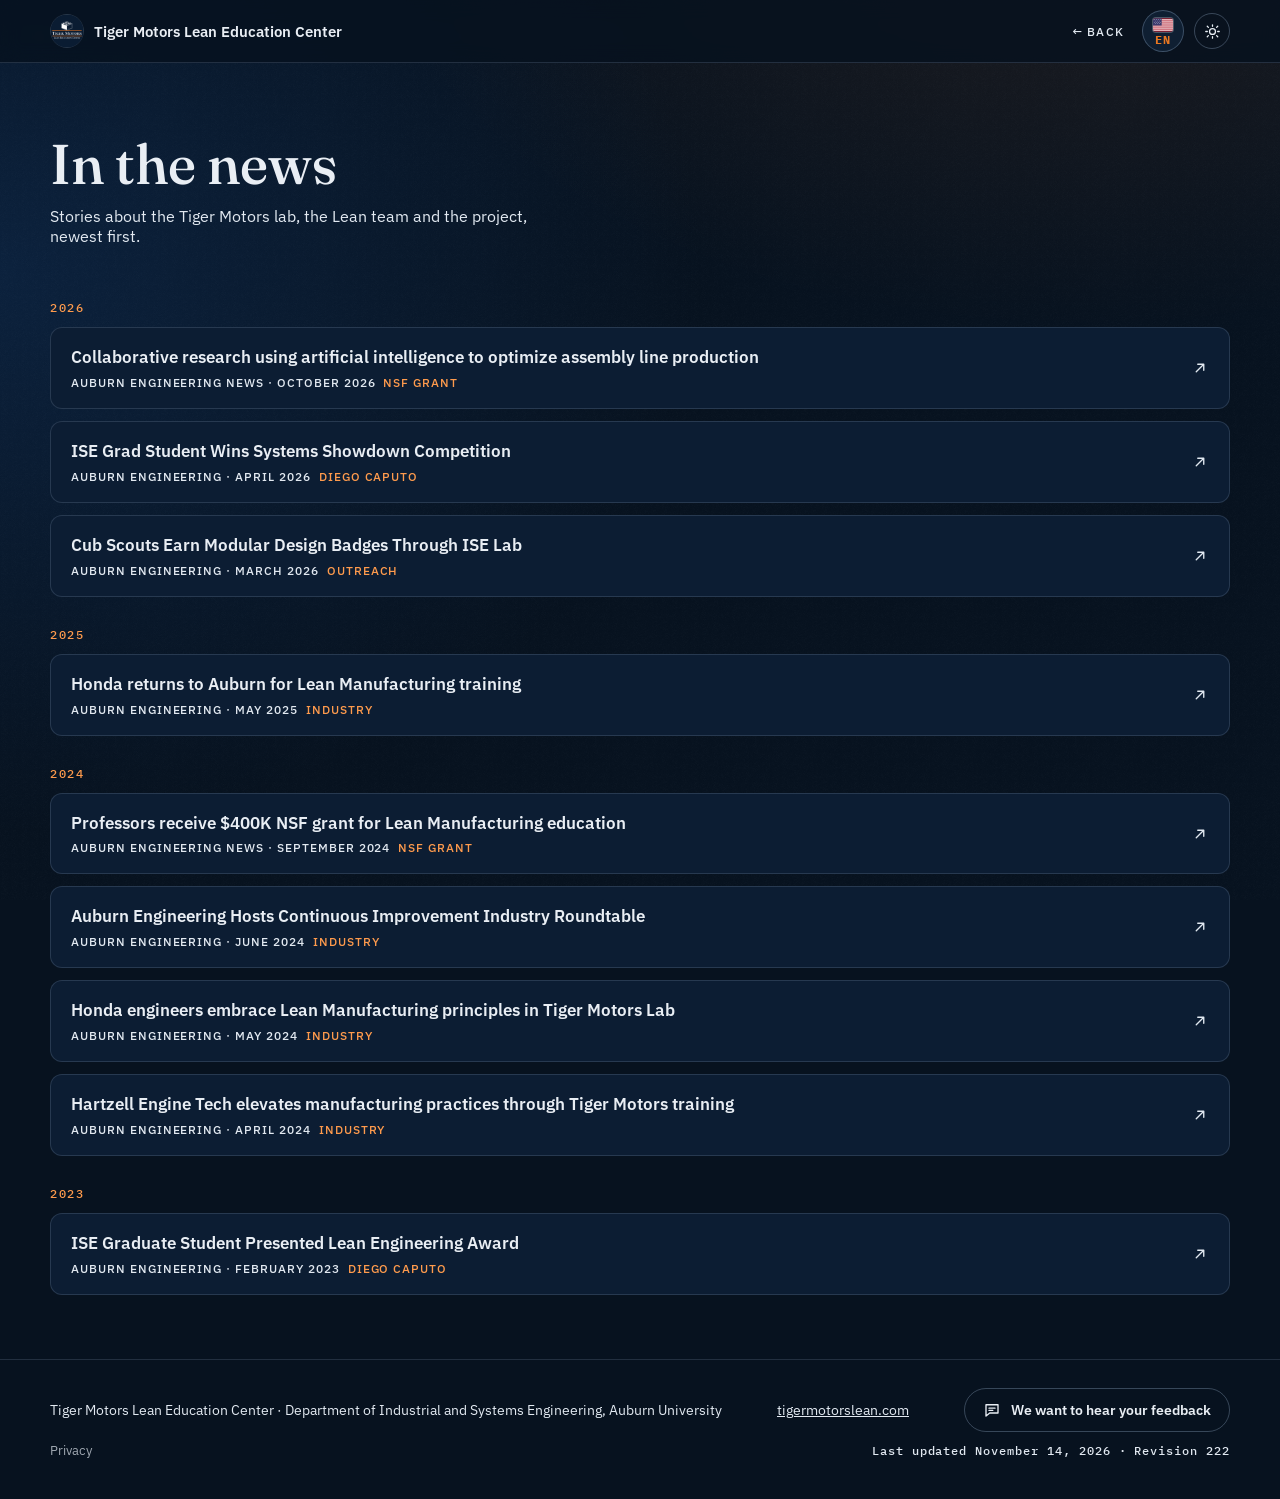
<file: news.html>
<!doctype html>
<html lang="en" class="fit-wide">
<head>
<meta charset="utf-8">
<title>News · Tiger Motors Lean Education Center</title>
<meta name="description" content="Every news story about the Tiger Motors Lean Education Center at Auburn University: grants, industry training, awards and outreach.">
<meta property="og:title" content="News · Tiger Motors Lean Education Center">
<meta property="og:description" content="Every news story about the Tiger Motors Lean Education Center at Auburn University: grants, industry training, awards and outreach.">
<meta property="og:type" content="website">
<meta property="og:url" content="https://tigermotorslean.com/news">
<meta property="og:image" content="https://tigermotorslean.com/og-card-2.jpg">
<meta property="og:image:secure_url" content="https://tigermotorslean.com/og-card-2.jpg">
<meta property="og:image:type" content="image/jpeg">
<meta property="og:image:width" content="1200">
<meta property="og:image:height" content="630">
<meta property="og:image:alt" content="Tiger Motors Lean Education Center, Auburn University">
<meta property="og:site_name" content="Tiger Motors Lean Education Center">
<meta property="og:locale" content="en_US">
<meta name="twitter:card" content="summary_large_image">
<meta name="twitter:image" content="https://tigermotorslean.com/og-card-2.jpg">
<script>/* clean addresses: show /modules instead of /modules.html; when the files are opened straight from a folder, links get .html back */
(function(){var p=location.pathname;if(/^https?:$/.test(location.protocol)){var c=p.replace(/\/index\.html$/,'/').replace(/\.html$/,'');if(c!==p&&history.replaceState)history.replaceState(null,'',c+location.search+location.hash);}
else if(location.protocol==='file:')document.addEventListener('click',function(e){var a=e.target.closest&&e.target.closest('a[href]');if(!a)return;var h=a.getAttribute('href'),m=h.match(/^(\/?)([a-z][a-z-]*)?([?#].*)?$/i);if(!m||(!m[1]&&!m[2]))return;a.setAttribute('href',(m[2]||'index')+'.html'+(m[3]||''));},true);})();</script>
<script>try{if(localStorage.getItem('tm-mode')==='light')document.documentElement.setAttribute('data-mode','light');}catch(e){}</script>
<meta name="viewport" content="width=device-width, initial-scale=1">
<link rel="canonical" href="https://tigermotorslean.com/news">
<link rel="icon" type="image/png" sizes="64x64" href="favicon-64.png">
<link rel="apple-touch-icon" sizes="180x180" href="/apple-touch-icon.png?v=2">
<link rel="manifest" href="/manifest.webmanifest">
<meta name="apple-mobile-web-app-title" content="Tiger Motors">
<meta name="application-name" content="Tiger Motors">
<link rel="preconnect" href="https://fonts.googleapis.com">
<link rel="preconnect" href="https://fonts.gstatic.com" crossorigin>
<link rel="stylesheet" href="https://fonts.googleapis.com/css2?family=Fraunces:ital,opsz,wght@0,9..144,400..500;1,9..144,400&family=IBM+Plex+Mono:wght@400;500;600&family=IBM+Plex+Sans:wght@400;500;600&display=swap">
<style>
h1,h2,h3,h4{text-wrap:balance}

:root{
  --paper:#07121F; --paper-2:#10263F; --card:#0C1D33; --ink:#E9EEF4; --ink-2:#E2E9F1; --ink-3:#E2E9F1;
  --line:rgba(160,185,212,.18); --line-2:rgba(160,185,212,.32); --orange:#FF9B4D; --orange-2:#E87722; --navy:#0C2340;
  --f-display:"Fraunces",Georgia,serif; --f-body:"IBM Plex Sans",system-ui,sans-serif; --f-mono:"IBM Plex Mono",ui-monospace,monospace; --f-label:var(--f-body);
}
*{box-sizing:border-box;margin:0}
html{scroll-behavior:smooth}
body{font-family:var(--f-body);background:radial-gradient(1200px 700px at 85% -10%,rgba(232,119,34,.10),transparent 60%),radial-gradient(1000px 800px at 0% 30%,rgba(12,35,64,.9),transparent 70%),var(--paper);background-attachment:fixed;color:var(--ink);-webkit-font-smoothing:antialiased;overflow-x:hidden}
body::before{content:"";position:fixed;inset:0;pointer-events:none;z-index:0;opacity:.5;
  background-image:url("data:image/svg+xml,%3Csvg xmlns='http://www.w3.org/2000/svg' width='160' height='160'%3E%3Cfilter id='n'%3E%3CfeTurbulence baseFrequency='.9' numOctaves='2' stitchTiles='stitch'/%3E%3CfeColorMatrix values='0 0 0 0 .75 0 0 0 0 .82 0 0 0 0 .9 0 0 0 .06 0'/%3E%3C/filter%3E%3Crect width='160' height='160' filter='url(%23n)'/%3E%3C/svg%3E")}
main,header,footer{position:relative;z-index:1}
a{color:inherit}
.wrap{width:min(1180px,100% - 32px);margin:0 auto}
.mono{font-family:var(--f-label);font-size:12px;font-weight:500;letter-spacing:.14em;text-transform:uppercase}

/* top bar */
.top{position:sticky;top:0;z-index:20;background:rgba(7,18,31,.82);backdrop-filter:blur(10px);-webkit-backdrop-filter:blur(10px);border-bottom:1px solid var(--line)}
.top .wrap{display:flex;align-items:center;justify-content:space-between;gap:12px;height:62px}
.home{display:inline-flex;align-items:center;gap:10px;text-decoration:none;font:600 15px var(--f-body)}
.home img{width:34px;height:34px;border-radius:50%}
.home .logo-light,html[data-mode="light"] .home .logo-dark{display:none}
html[data-mode="light"] .home .logo-light{display:block}
.top nav{align-items:center}
.mode{width:36px;height:36px;margin-left:4px;border-radius:50%;border:1px solid var(--line-2);background:transparent;color:var(--ink);display:grid;place-items:center;cursor:pointer;transition:border-color .2s,color .2s}
.mode:hover{border-color:var(--orange);color:var(--orange)}
.mode svg{width:17px;height:17px;grid-area:1/1}
.mode .i-moon,html[data-mode="light"] .mode .i-sun{display:none}
html[data-mode="light"] .mode .i-moon{display:block}
.top nav{display:flex;gap:6px}
.top nav a{font:500 12px var(--f-label);letter-spacing:.1em;text-transform:uppercase;text-decoration:none;padding:8px 12px;border-radius:999px;color:var(--ink-2)}
.top nav a:hover{background:var(--paper-2);color:var(--ink)}
@media (max-width:640px){.top nav a.hide-sm{display:none}.home span{display:none}}
/* the timeline stays hidden on phones until it has more content */
@media (max-width:760px){.story-btn,.soon-wrap{display:none!important}}
/* "How the lab was built" is switched off while the page is being finished: faded, dashed, with an orange tag */
.soon-wrap{position:relative;display:inline-flex;cursor:not-allowed}
.story-btn:disabled{opacity:.45;border-style:dashed;cursor:not-allowed;pointer-events:none}
.soon-tag{position:absolute;top:-11px;right:-10px;padding:4px 9px 3px;border-radius:999px;background:var(--orange-2);color:#1A0C02;font:600 12px/1.2 var(--f-label);letter-spacing:.1em;text-transform:uppercase;white-space:nowrap;box-shadow:0 6px 16px -6px rgba(232,119,34,.7);transform:rotate(3deg);pointer-events:none}

/* page head: short, so the testimonials start right away */
.v-head{display:flex;flex-wrap:wrap;justify-content:space-between;align-items:flex-end;gap:20px 32px;padding:clamp(32px,5vw,56px) 0 0}
.kick{color:var(--orange)}
.v-head h1{font:400 clamp(38px,5.4vw,68px)/1 var(--f-display);letter-spacing:-.02em;margin-top:12px}
.v-head h1 em{font-style:normal;color:var(--orange)}
.v-sub{margin-top:12px;font-size:clamp(16px,1.4vw,18px);line-height:1.55;color:var(--ink-2);max-width:60ch}
.v-acts{display:flex;flex-wrap:wrap;gap:10px}
.pill{display:inline-flex;align-items:center;gap:8px;padding:12px 18px;border-radius:999px;border:1px solid var(--line-2);font:500 12.5px var(--f-label);letter-spacing:.1em;text-transform:uppercase;text-decoration:none;transition:background .2s,color .2s}
.pill:hover{border-color:var(--orange);color:var(--orange)}
.pill.solid{background:var(--orange-2);border-color:var(--orange-2);color:#1A0C02;box-shadow:0 10px 30px -10px rgba(232,119,34,.6)}
.pill.solid:hover{background:var(--orange);border-color:var(--orange);color:#1A0C02}
.pill svg{width:16px;height:16px}
.v-acts{align-items:center;gap:10px 26px}
.share-link{display:inline-flex;align-items:center;gap:8px;padding:8px 2px;border:0;background:none;color:var(--orange-2);font:500 17px/1.2 var(--f-body);cursor:pointer;transition:color .2s}
.share-link svg{width:18px;height:18px;transition:transform .3s cubic-bezier(.2,.7,.2,1)}
.share-link:hover{color:var(--orange)}
.share-link:hover svg{transform:translate(3px,-3px)}
.share-link:focus-visible{outline:2px solid var(--orange-2);outline-offset:4px;border-radius:4px}
html[data-mode="light"] .share-link{color:#B85A12}
html[data-mode="light"] .share-link:hover{color:var(--orange)}

/* section heads */
.sec-k{display:flex;align-items:center;gap:14px;color:var(--orange)}
.sec-k::after{content:"";flex:1;height:1px;background:var(--line)}
.sec-h{font:400 clamp(34px,5vw,64px)/1 var(--f-display);letter-spacing:-.015em;margin-top:16px}
.sec-h em{font-style:normal;color:var(--orange)}
.sec-p{margin-top:16px;font-size:17px;line-height:1.6;color:var(--ink-2);max-width:62ch}

/* ---------- timeline: full-screen view opened from the button, moves sideways in 3D ---------- */
.tl-dlg{margin:0;padding:0;border:0;width:100vw;height:100dvh;max-width:none;max-height:none;background:var(--paper);color:var(--ink);overflow:hidden}
.tl-dlg[open]{display:flex;flex-direction:column}
.tl-dlg::backdrop{background:var(--paper)}
.tl-head{display:flex;justify-content:space-between;align-items:flex-start;gap:20px;padding-top:clamp(20px,3vw,36px)}
.tl-head h2{font:400 clamp(30px,3.6vw,48px)/1.05 var(--f-display);letter-spacing:-.015em;margin-top:10px}
.tl-head h2 em{font-style:normal;color:var(--orange)}
.tl-note{margin-top:8px;color:var(--ink-3);font-size:14.5px}
.tl-x{flex:none;width:44px;height:44px;border-radius:50%;border:1px solid var(--line-2);background:transparent;color:var(--ink);font-size:22px;cursor:pointer}
.tl-x:hover{border-color:var(--orange);color:var(--orange)}
.tl-view{flex:1;min-height:0;display:flex;align-items:center;overflow:hidden;perspective:1400px;perspective-origin:50% 45%;cursor:grab;touch-action:pan-y}
.tl-view.drag{cursor:grabbing}
.tl-track{display:flex;gap:clamp(28px,4vw,56px);padding:0 calc(50vw - 190px);will-change:transform;transform-style:preserve-3d}
.tl-card{flex:0 0 380px;transform-style:preserve-3d;will-change:transform,opacity;transition:filter .3s}
.tl-frame{position:relative;background:var(--card);border:1px solid var(--line);border-radius:6px;padding:14px 14px 22px;box-shadow:0 30px 60px -30px rgba(0,0,0,.8),0 1px 0 rgba(255,255,255,.06) inset}
.tl-ph{aspect-ratio:16/10;border-radius:3px;overflow:hidden;background:var(--paper-2);display:grid;place-items:center;position:relative}
.tl-ph img{width:100%;height:100%;object-fit:cover;filter:saturate(.9) contrast(1.02)}
.tl-ph svg{width:62%;height:auto;color:var(--ink-3)}
.tl-ph .soon{position:absolute;left:10px;bottom:10px;font:500 12px var(--f-label);letter-spacing:.12em;text-transform:uppercase;color:var(--ink-3);background:rgba(7,18,31,.8);padding:5px 8px;border-radius:999px;border:1px dashed var(--ink-3)}
.tl-meta{display:flex;justify-content:space-between;align-items:baseline;margin-top:16px;gap:10px}
.tl-n{font:400 44px/1 var(--f-display);color:var(--orange);font-style:normal}
.tl-date{font:600 15px var(--f-mono);letter-spacing:.08em;color:var(--ink)}
.tl-card h3{font:500 25px/1.15 var(--f-display);margin-top:8px}
.tl-card p{font-size:15px;line-height:1.55;color:var(--ink-2);margin-top:8px}
.tl-rail{position:relative;margin:clamp(28px,4vh,44px) auto 0;width:min(1180px,100% - 32px);height:30px}
.tl-rail::before{content:"";position:absolute;left:0;right:0;top:14px;height:2px;background:var(--line)}
.tl-fill{position:absolute;left:0;top:14px;height:2px;background:var(--orange-2);box-shadow:0 0 12px rgba(232,119,34,.7);width:0}
.tl-dots{position:absolute;inset:0;display:flex;justify-content:space-between}
.tl-dots button{all:unset;cursor:pointer;width:30px;height:30px;display:grid;place-items:center;position:relative}
.tl-dots button b{position:absolute;top:30px;left:50%;transform:translateX(-50%);font:500 12px var(--f-mono);letter-spacing:.06em;color:var(--ink-3);transition:color .25s}
.tl-dots button.on b{color:var(--orange)}
.tl-dots button i{width:10px;height:10px;border-radius:50%;background:var(--paper);border:2px solid var(--ink-3);transition:all .25s}
.tl-dots button.on i{background:var(--orange);border-color:var(--orange);transform:scale(1.35)}
.tl-dots button:focus-visible i{outline:2px solid var(--ink);outline-offset:3px}
.tl-hint{text-align:center;margin:26px 0 clamp(18px,3vh,30px);color:var(--ink-3)}
.tl-ph img{pointer-events:none}
/* reduced motion: a plain vertical list */
.tl-dlg.stacked{overflow-y:auto}
.tl-dlg.stacked .tl-view{display:block;flex:none;overflow:visible;cursor:auto;padding:24px 0}
.tl-dlg.stacked .tl-track{flex-direction:column;align-items:center;padding:0 16px;transform:none!important}
.tl-dlg.stacked .tl-card{flex:none;width:min(520px,100%);transform:none!important;opacity:1!important}
.tl-dlg.stacked .tl-rail,.tl-dlg.stacked .tl-hint{display:none}

/* ---------- voices ---------- */
.voices{padding:0 0 clamp(56px,7vw,90px)}
/* filters: one segmented control, all options inside the same rounded track */
.filters{display:flex;width:max-content;max-width:100%;gap:2px;padding:6px;margin:clamp(24px,3vw,32px) 0 24px;border-radius:999px;background:rgba(160,185,212,.1);border:1px solid var(--line);overflow-x:auto;scrollbar-width:none;-webkit-overflow-scrolling:touch}
.filters::-webkit-scrollbar{display:none}
.filters button{flex:none;font:500 15px/1 var(--f-body);padding:12px 20px;border-radius:999px;border:0;background:transparent;color:var(--ink-2);cursor:pointer;white-space:nowrap;transition:background .25s,color .25s}
.filters button span{margin-left:7px;font:500 12px var(--f-mono);color:var(--ink-3);font-variant-numeric:tabular-nums}
.filters button:hover{color:var(--ink)}
.filters button[aria-pressed="true"]{background:var(--orange-2);color:#1A0C02}
.filters button[aria-pressed="true"] span{color:#1A0C02}
.filters button:focus-visible{outline:2px solid var(--orange-2);outline-offset:2px}
html[data-mode="light"] .filters{background:rgba(12,35,64,.06)}
@media (max-width:600px){.filters button{font-size:14px;padding:11px 15px}}
.f-sub{margin:-12px 0 24px;color:var(--ink-2);font-size:15px}
.grid{columns:3 320px;column-gap:20px}
.q{break-inside:avoid;margin-bottom:20px;background:var(--card);border:1px solid var(--line);border-radius:6px;padding:24px 24px 20px;position:relative;opacity:0;transition:opacity .6s}
.q.in{opacity:1}
.q::before{content:"\201C";position:absolute;top:6px;right:16px;font:400 64px/1 var(--f-display);color:var(--paper-2)}
.q .tag{font:500 12px var(--f-label);letter-spacing:.14em;text-transform:uppercase;color:var(--orange)}
.q blockquote{margin-top:12px;font:400 17px/1.55 var(--f-display);color:var(--ink);position:relative}
.q blockquote p+p{margin-top:10px}
.q cite{display:block;margin-top:16px;padding-top:12px;border-top:1px dashed var(--line);font:600 13.5px/1.4 var(--f-body);font-style:normal;color:var(--ink)}
.q cite small{display:block;font:500 12px var(--f-label);letter-spacing:.08em;text-transform:uppercase;color:var(--ink-3);margin-top:3px}
.q.long blockquote{font-size:16px}
.q.hl{background:linear-gradient(160deg,#16365A,#0C2340);border-color:rgba(232,119,34,.45)}
.q.hl::before{color:rgba(232,119,34,.25)}

/* photos scattered between the testimonials */
.pc{break-inside:avoid;margin:0 0 20px;padding:10px 10px 12px;background:var(--card);border:1px solid var(--line);border-radius:6px;opacity:0;transition:opacity .6s}
.pc.in{opacity:1}
@media (min-width:1032px){.pc.col-top{break-before:column;-webkit-column-break-before:always}}
.pc button{all:unset;display:block;width:100%;cursor:zoom-in;border-radius:3px;overflow:hidden}
.pc button:focus-visible{outline:2px solid var(--orange-2);outline-offset:3px}
.pc img{display:block;width:100%;height:auto;transition:transform .5s}
.pc button:hover img{transform:scale(1.03)}
.pc-set{display:grid;gap:6px}
.pc-row .pc-set{grid-template-columns:repeat(3,1fr)}
.pc-row img{aspect-ratio:3/4;object-fit:cover}
.pc-mosaic .pc-set{grid-template-columns:1fr 1fr}
.pc-mosaic button:first-child{grid-column:1/-1}
.pc-mosaic img{aspect-ratio:4/3;object-fit:cover}
.pc figcaption{margin-top:10px;font:500 12px/1.4 var(--f-label);letter-spacing:.08em;text-transform:uppercase;color:var(--ink-3)}
.lb{margin:auto;padding:0;border:0;background:transparent;max-width:min(1200px,94vw);max-height:92dvh;overflow:visible}
.lb::backdrop{background:rgba(3,9,16,.88)}
.lb img{display:block;max-width:100%;max-height:82dvh;width:auto;height:auto;border-radius:6px}
.lb p{margin-top:12px;text-align:center;font:500 12px var(--f-label);letter-spacing:.1em;text-transform:uppercase;color:#DCE5EF}
.lb .x{position:absolute;top:-14px;right:-14px;width:40px;height:40px;border-radius:50%;border:1px solid rgba(255,255,255,.3);background:#0C1D33;color:#fff;font-size:20px;cursor:pointer}
@media (max-width:600px){.lb .x{top:-48px;right:0}}

/* contribute + footer */
.more{padding:clamp(56px,8vw,96px) 0;border-top:1px solid var(--line);text-align:center}
.more h2{font:400 clamp(30px,4vw,48px)/1.1 var(--f-display)}
.more p{margin:14px auto 26px;max-width:58ch;color:var(--ink-2);line-height:1.6}
.more .row{display:flex;flex-wrap:wrap;gap:10px;justify-content:center}
footer{border-top:1px solid var(--line);padding:28px 0 40px;color:var(--ink-3);font-size:13.5px}
footer .wrap{display:flex;flex-wrap:wrap;justify-content:space-between;align-items:center;gap:12px}
.site-rev{display:none}
@media (min-width:1025px){footer .wrap+.wrap{margin-top:10px}.site-rev{display:block;font:500 12px var(--f-mono);letter-spacing:.08em;color:var(--ink-3)}}

/* share your story dialog */
button.pill{cursor:pointer;background:transparent;color:inherit}
button.pill.solid{background:var(--orange-2);color:#1A0C02}
.share [hidden]{display:none!important}
.share{margin:auto;border:1px solid var(--line-2);border-radius:14px;padding:0;width:min(560px,calc(100% - 32px));max-height:calc(100dvh - 32px);background:var(--card);color:var(--ink);box-shadow:0 40px 80px -30px rgba(0,0,0,.9)}
.share::backdrop{background:rgba(3,9,16,.72);backdrop-filter:blur(4px)}
.share form,.share .done{padding:clamp(22px,4vw,32px);display:grid;gap:16px}
.share h2{font:400 32px/1.1 var(--f-display)}
.share p.sub{color:var(--ink-2);line-height:1.55;font-size:15px}
.share .x{position:absolute;top:12px;right:12px;width:36px;height:36px;border-radius:50%;border:1px solid var(--line);background:transparent;color:var(--ink-2);cursor:pointer;font-size:18px}
.share .x:hover{color:var(--ink);border-color:var(--ink-3)}
.share .two{display:grid;grid-template-columns:1fr 1fr;gap:12px}
.share label{display:grid;gap:6px;font:500 12px var(--f-label);letter-spacing:.12em;text-transform:uppercase;color:var(--ink-3)}
.share input,.share textarea{font:400 16px/1.5 var(--f-body);color:var(--ink);background:rgba(7,18,31,.6);border:1px solid var(--line-2);border-radius:8px;padding:11px 12px;text-transform:none;letter-spacing:0;width:100%}
.share textarea{min-height:150px;resize:vertical}
.share input:focus,.share textarea:focus{outline:none;border-color:var(--orange-2);box-shadow:0 0 0 3px rgba(232,119,34,.2)}
.share .hp{position:absolute;left:-9999px;width:1px;height:1px;overflow:hidden}
.share .err{color:#FF8A80;font-size:14px;min-height:1em}
.share .acts{display:flex;justify-content:flex-end;gap:10px;flex-wrap:wrap}
.share .count{justify-self:end;font:500 12px var(--f-mono);color:var(--ink-3);margin-top:-10px}
.share .done{text-align:center;justify-items:center}
.share .done .ok{width:56px;height:56px;border-radius:50%;display:grid;place-items:center;background:rgba(63,182,139,.15);color:#6FD6AE;font-size:26px}
@media (max-width:520px){.share .two{grid-template-columns:1fr}}
mark{color:inherit;background:linear-gradient(transparent 58%,rgba(232,119,34,.42) 58%,rgba(232,119,34,.42) 92%,transparent 92%) no-repeat 0 0/0% 100%;transition:background-size 1.1s cubic-bezier(.3,.7,.2,1) .35s;padding:0 .04em}
.q.in mark{background-size:100% 100%}
.q mark{transition-delay:.5s}
/* ---------- light mode (same switch and colors as the rest of the site) ---------- */
html[data-mode="light"]{color-scheme:light;
  --paper:#EDF0F3; --paper-2:#E2E7EC; --card:#FFFFFF; --ink:#0C1B2E; --ink-2:#26313F; --ink-3:#26313F;
  --line:rgba(12,35,64,.13); --line-2:rgba(12,35,64,.24); --orange:#9A460C; --orange-2:#E87722}
html[data-mode="light"] body{background:radial-gradient(1200px 700px at 85% -10%,rgba(232,119,34,.08),transparent 60%),var(--paper)}
html[data-mode="light"] body::before{opacity:.25}
html[data-mode="light"] .top{background:rgba(237,240,243,.85)}
html[data-mode="light"] .tl-frame{box-shadow:0 24px 50px -30px rgba(12,35,64,.35)}
html[data-mode="light"] .tl-ph .soon{background:rgba(255,255,255,.88)}
html[data-mode="light"] .q{box-shadow:0 1px 0 rgba(12,35,64,.04)}
html[data-mode="light"] .q.hl{background:linear-gradient(160deg,#FFF6EE,#FFFFFF);border-color:rgba(232,119,34,.5)}
html[data-mode="light"] .q.hl::before{color:rgba(232,119,34,.22)}
html[data-mode="light"] mark{background-image:linear-gradient(transparent 58%,rgba(232,119,34,.3) 58%,rgba(232,119,34,.3) 92%,transparent 92%)}
html[data-mode="light"] .share{box-shadow:0 40px 80px -30px rgba(12,35,64,.45)}
html[data-mode="light"] .share::backdrop{background:rgba(12,27,46,.45)}
html[data-mode="light"] .share input,html[data-mode="light"] .share textarea{background:#F6F8FA}
html[data-mode="light"] .share .err{color:#B42318}
html[data-mode="light"] .share .done .ok{color:#1C7A55}
@media (prefers-reduced-motion:reduce){mark{transition:none;background-size:100% 100%}.q{opacity:1;transform:none;transition:none}html{scroll-behavior:auto}}
</style>
<script src="i18n.js?v=d68e553c" defer></script>
<script src="feedback.js?v=4b0bf6d6" defer></script>
<style>/* legal pages row at the bottom of the footer */.foot-legal{display:flex;flex-wrap:wrap;align-items:center;justify-content:space-between;gap:10px 24px}.legal{display:flex;flex-wrap:wrap;gap:6px 22px}.legal a{font-size:13px;color:inherit;opacity:.7;text-decoration:none;transition:opacity .2s}.legal a:hover{opacity:1}.foot-legal .site-rev{margin-top:0}</style>
<style>
.nl-head{padding:clamp(40px,6vw,72px) 0 24px}
.nl-head h1{font:500 clamp(36px,5vw,56px)/1.05 var(--f-display);color:var(--ink)}
.nl-head p{margin-top:12px;color:var(--ink-2);font-size:16px;max-width:52ch}
.nl-year{margin:30px 0 12px;font:500 12px var(--f-mono);letter-spacing:.14em;color:var(--orange)}
.nl{display:grid;gap:12px}
#newsList{padding-bottom:64px}
.nl a{display:grid;grid-template-columns:1fr auto;gap:6px 20px;align-items:center;padding:18px 20px;border-radius:12px;background:var(--card);border:1px solid var(--line);color:var(--ink);text-decoration:none;transition:border-color .25s,transform .25s}
.nl a:hover{border-color:rgba(232,119,34,.55);transform:translateY(-1px)}
.nl a:active{transform:scale(.995)}
.nl h2{font:600 17px/1.35 var(--f-body);grid-column:1}
.nl small{grid-column:1;font:500 12px var(--f-label);letter-spacing:.08em;text-transform:uppercase;color:var(--ink-3)}
.nl small b{color:var(--orange);font-weight:500;margin-left:8px}
.nl svg{grid-column:2;grid-row:1/3;width:18px;height:18px;color:var(--ink-3)}
</style>
</head>
<body>
<header class="top">
  <div class="wrap">
    <a class="home" href="/"><img class="logo-dark" src="logo-circle-dark.png" alt=""><img class="logo-light" src="logo-circle.png" alt=""><span>Tiger Motors Lean Education Center</span></a>
    <nav aria-label="Page sections">
      <a href="/">← Back</a>
      <div class="lang-sw" data-lang-switch></div>
      <button class="mode" id="modeBtn" type="button" aria-label="Switch to light mode" title="Switch to light mode">
        <svg class="i-sun" viewBox="0 0 24 24" fill="none" stroke="currentColor" stroke-width="1.8" stroke-linecap="round" aria-hidden="true"><circle cx="12" cy="12" r="4.2"/><path d="M12 2.5v2.2M12 19.3v2.2M4.6 4.6l1.6 1.6M17.8 17.8l1.6 1.6M2.5 12h2.2M19.3 12h2.2M4.6 19.4l1.6-1.6M17.8 6.2l1.6-1.6"/></svg>
        <svg class="i-moon" viewBox="0 0 24 24" fill="none" stroke="currentColor" stroke-width="1.8" stroke-linejoin="round" aria-hidden="true"><path d="M20 14.5A8.5 8.5 0 019.5 4a8.5 8.5 0 1010.5 10.5z"/></svg>
      </button>
    </nav>
  </div>
</header>
<main class="wrap">
  <div class="nl-head"><h1>In the news</h1><p>Stories about the Tiger Motors lab, the Lean team and the project, newest first.</p></div>
  <div id="newsList"></div>
</main>
<footer>
  <div class="wrap">
    <span>Tiger Motors Lean Education Center · Department of Industrial and Systems Engineering, Auburn University</span>
    <a href="/">tigermotorslean.com</a>
    <button type="button" class="fbk-open" data-feedback>We want to hear your feedback</button>
  </div>
  <div class="wrap foot-legal"><nav class="legal" aria-label="Legal"><a href="privacy">Privacy</a></nav><p class="site-rev">Last updated November 14, 2026 · Revision 222</p></div>
</footer>

<script src="news-data.js?v=0"></script>
<script>
(function(){
'use strict';
var MON=['January','February','March','April','May','June','July','August','September','October','November','December'];
function esc(t){ return String(t).replace(/[&<>"]/g,function(c){return {'&':'&amp;','<':'&lt;','>':'&gt;','"':'&quot;'}[c];}); }
// every story, featured and smaller, newest first and grouped by year
var all=(window.TM_NEWS||[]).map(function(n){ return {t:n.title,u:n.url,s:n.source,d:n.date,tag:n.tag}; });
(window.TM_NEWS_FEATURED||[]).forEach(function(n){ var p=String(n.date).split(' '), m=MON.indexOf(p[0])+1; all.push({t:n.title,u:n.url,s:n.source,d:p[1]+'-'+(m<10?'0':'')+m,tag:n.kicker}); });
all.sort(function(a,b){ return String(b.d).localeCompare(String(a.d)); });
var out='', year='';
all.forEach(function(n){ var y=String(n.d).slice(0,4), m=parseInt(String(n.d).slice(5),10);
  if(y!==year){ if(year) out+='</div>'; year=y; out+='<p class="nl-year">'+y+'</p><div class="nl">'; }
  out+='<a href="'+esc(n.u)+'" target="_blank" rel="noopener"><h2>'+esc(n.t)+'</h2><small>'+esc(n.s||'News')+' · '+(m?MON[m-1]+' ':'')+y+(n.tag?'<b>'+esc(n.tag)+'</b>':'')+'</small><svg viewBox="0 0 24 24" fill="none" stroke="currentColor" stroke-width="1.8" stroke-linecap="round" stroke-linejoin="round" aria-hidden="true"><path d="M7 17L17 7M9 7h8v8"/></svg></a>';
});
document.getElementById('newsList').innerHTML=out+(year?'</div>':'');
/* ---- light / dark switch, shared with the rest of the site ---- */
(function(){
  var btn=document.getElementById('modeBtn'), root=document.documentElement;
  function sync(){ var t=root.getAttribute('data-mode')==='light'?'Switch to dark mode':'Switch to light mode'; btn.setAttribute('aria-label',t); btn.title=t; }
  btn.addEventListener('click',function(){
    var l=root.getAttribute('data-mode')==='light';
    if(l) root.removeAttribute('data-mode'); else root.setAttribute('data-mode','light');
    try{ localStorage.setItem('tm-mode', l?'dark':'light'); }catch(e){}
    sync();
  });
  sync();
})();

})();
</script>
<!-- Cloudflare Web Analytics --><script type='module' src='https://static.cloudflareinsights.com/beacon.min.js' data-cf-beacon='{"token": "7c29d6c7d06f4afba228776982c5e17a"}'></script><!-- End Cloudflare Web Analytics -->
</body>
</html>
</file>
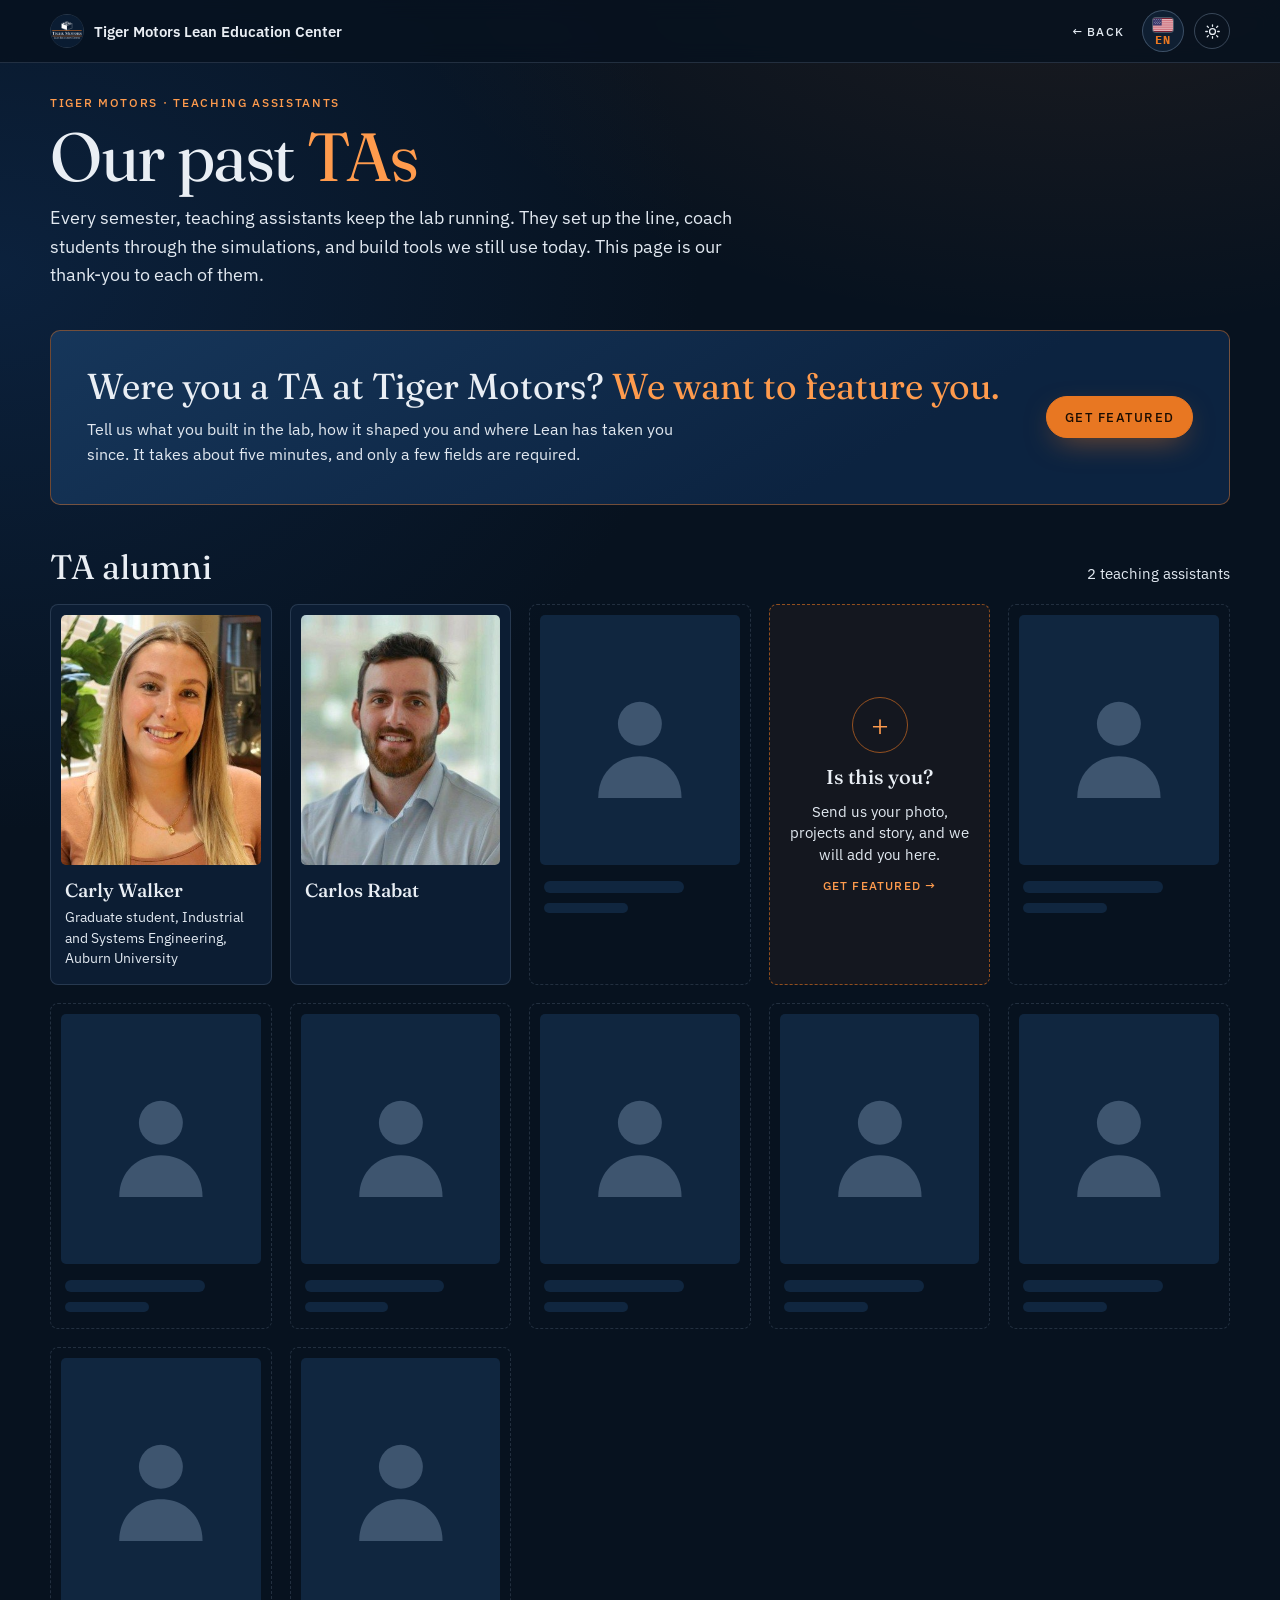
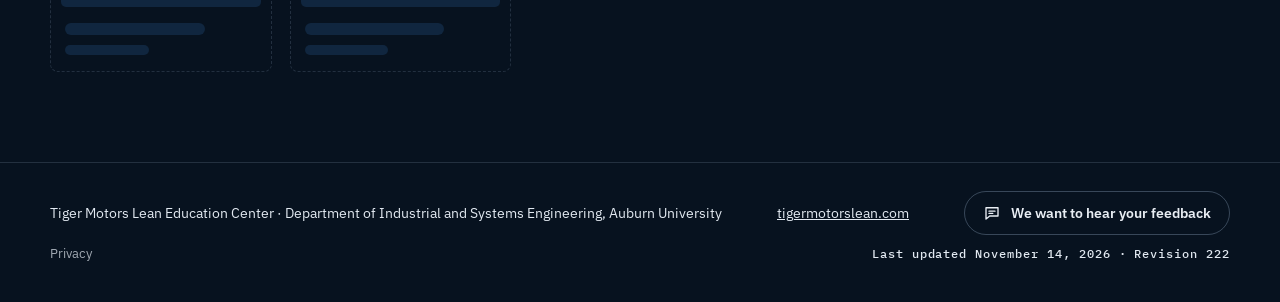
<file: past-tas.html>
<!doctype html>
<html lang="en" class="fit-wide">
<head>
<meta charset="utf-8">
<title>Past Teaching Assistants · Tiger Motors Lean Education Center</title>
<meta name="description" content="The teaching assistants who have run the Tiger Motors Lean lab at Auburn University: the projects they built, how the lab shaped them, and where they are now.">
<meta property="og:title" content="Past Teaching Assistants · Tiger Motors Lean Education Center">
<meta property="og:description" content="The teaching assistants who have run the Tiger Motors Lean lab at Auburn University: the projects they built, how the lab shaped them, and where they are now.">
<meta property="og:type" content="website">
<meta property="og:url" content="https://tigermotorslean.com/past-tas">
<meta property="og:image" content="https://tigermotorslean.com/og-card-2.jpg">
<meta property="og:image:width" content="1200">
<meta property="og:image:height" content="630">
<meta property="og:site_name" content="Tiger Motors Lean Education Center">
<meta name="twitter:card" content="summary_large_image">
<meta name="twitter:image" content="https://tigermotorslean.com/og-card-2.jpg">
<script>/* clean addresses: show /modules instead of /modules.html; when the files are opened straight from a folder, links get .html back */
(function(){var p=location.pathname;if(/^https?:$/.test(location.protocol)){var c=p.replace(/\/index\.html$/,'/').replace(/\.html$/,'');if(c!==p&&history.replaceState)history.replaceState(null,'',c+location.search+location.hash);}
else if(location.protocol==='file:')document.addEventListener('click',function(e){var a=e.target.closest&&e.target.closest('a[href]');if(!a)return;var h=a.getAttribute('href'),m=h.match(/^(\/?)([a-z][a-z-]*)?([?#].*)?$/i);if(!m||(!m[1]&&!m[2]))return;a.setAttribute('href',(m[2]||'index')+'.html'+(m[3]||''));},true);})();</script>
<script>try{if(localStorage.getItem('tm-mode')==='light')document.documentElement.setAttribute('data-mode','light');}catch(e){}</script>
<meta name="viewport" content="width=device-width, initial-scale=1">
<link rel="canonical" href="https://tigermotorslean.com/past-tas">
<link rel="icon" type="image/png" sizes="64x64" href="favicon-64.png">
<link rel="apple-touch-icon" sizes="180x180" href="/apple-touch-icon.png?v=2">
<link rel="manifest" href="/manifest.webmanifest">
<link rel="preconnect" href="https://fonts.googleapis.com">
<link rel="preconnect" href="https://fonts.gstatic.com" crossorigin>
<link rel="stylesheet" href="https://fonts.googleapis.com/css2?family=Fraunces:ital,opsz,wght@0,9..144,400..500;1,9..144,400&family=IBM+Plex+Mono:wght@400;500;600&family=IBM+Plex+Sans:wght@400;500;600&display=swap">
<link rel="stylesheet" href="ta-pages.css?v=ece79853">
<script src="past-tas-data.js?v=a06a21e7"></script>
<script src="i18n.js?v=d68e553c" defer></script>
<script src="feedback.js?v=4b0bf6d6" defer></script>
<style>/* legal pages row at the bottom of the footer */.foot-legal{display:flex;flex-wrap:wrap;align-items:center;justify-content:space-between;gap:10px 24px}.legal{display:flex;flex-wrap:wrap;gap:6px 22px}.legal a{font-size:13px;color:inherit;opacity:.7;text-decoration:none;transition:opacity .2s}.legal a:hover{opacity:1}.foot-legal .site-rev{margin-top:0}</style>
</head>
<body>
<header class="top">
  <div class="wrap">
    <a class="home" href="/"><img class="logo-dark" src="logo-circle-dark.png" alt=""><img class="logo-light" src="logo-circle.png" alt=""><span>Tiger Motors Lean Education Center</span></a>
    <nav aria-label="Page sections">
      <a href="/#team">← Back</a>
      <div class="lang-sw" data-lang-switch></div>
      <button class="mode" id="modeBtn" type="button" aria-label="Switch to light mode" title="Switch to light mode">
        <svg class="i-sun" viewBox="0 0 24 24" fill="none" stroke="currentColor" stroke-width="1.8" stroke-linecap="round" aria-hidden="true"><circle cx="12" cy="12" r="4.2"/><path d="M12 2.5v2.2M12 19.3v2.2M4.6 4.6l1.6 1.6M17.8 17.8l1.6 1.6M2.5 12h2.2M19.3 12h2.2M4.6 19.4l1.6-1.6M17.8 6.2l1.6-1.6"/></svg>
        <svg class="i-moon" viewBox="0 0 24 24" fill="none" stroke="currentColor" stroke-width="1.8" stroke-linejoin="round" aria-hidden="true"><path d="M20 14.5A8.5 8.5 0 019.5 4a8.5 8.5 0 1010.5 10.5z"/></svg>
      </button>
    </nav>
  </div>
</header>
<main>
  <div class="wrap">
    <div class="wip-bar" role="note" hidden style="display:none"><svg viewBox="0 0 24 24" fill="none" stroke="currentColor" stroke-width="1.8" stroke-linecap="round" stroke-linejoin="round" aria-hidden="true"><path d="M14.7 6.3a4 4 0 0 0-5.4 5.2L4 16.8V20h3.2l5.3-5.3a4 4 0 0 0 5.2-5.4l-2.5 2.5-2.4-.6-.6-2.4z"/></svg><p><b>Work in progress.</b> We are still collecting stories from our past TAs, so this page is not finished yet. More profiles are on the way.</p></div>
    <div class="p-head">
      <p class="mono kick">Tiger Motors · Teaching assistants</p>
      <h1>Our past <em>TAs</em></h1>
      <p class="p-sub">Every semester, teaching assistants keep the lab running. They set up the line, coach students through the simulations, and build tools we still use today. This page is our thank-you to each of them.</p>
    </div>
    <section class="spot" aria-labelledby="spot-h">
      <div>
        <h2 id="spot-h">Were you a TA at Tiger Motors? <em>We want to feature you.</em></h2>
        <p>Tell us what you built in the lab, how it shaped you and where Lean has taken you since. It takes about five minutes, and only a few fields are required.</p>
      </div>
      <div class="acts">
        <a class="pill solid" href="ta-submit">Get featured</a>
      </div>
    </section>
  </div>
  <section class="alumni" aria-labelledby="alumni-h">
    <div class="wrap">
      <div class="a-bar">
        <h2 id="alumni-h">TA alumni</h2>
        <p id="aCount"></p>
      </div>
      <div class="a-grid" id="aGrid"></div>
    </div>
  </section>
</main>
<dialog class="prof" id="prof" aria-labelledby="pf-h">
  <button type="button" class="x" data-close aria-label="Close">×</button>
  <div class="pf-in" id="pfIn"></div>
</dialog>
<footer>
  <div class="wrap">
    <span>Tiger Motors Lean Education Center · Department of Industrial and Systems Engineering, Auburn University</span>
    <a href="/">tigermotorslean.com</a>
    <button type="button" class="fbk-open" data-feedback>We want to hear your feedback</button>
  </div>
  <div class="wrap foot-legal"><nav class="legal" aria-label="Legal"><a href="privacy">Privacy</a></nav><p class="site-rev">Last updated November 14, 2026 · Revision 222</p></div>
</footer>
<svg width="0" height="0" style="position:absolute" aria-hidden="true"><symbol id="sil" viewBox="0 0 100 100"><circle cx="50" cy="36" r="19" fill="currentColor"/><path d="M14 100c0-22 16-36 36-36s36 14 36 36z" fill="currentColor"/></symbol></svg>
<script>
(function(){
'use strict';
var TAS = window.TM_PAST_TAS || [], BLANKS = 11; // blank cards fill the grid until there are enough TAs
var grid = document.getElementById('aGrid'), dlg = document.getElementById('prof'), box = document.getElementById('pfIn');
function esc(s){ return String(s == null ? '' : s).replace(/[&<>"]/g, function(c){ return {'&':'&amp;','<':'&lt;','>':'&gt;','"':'&quot;'}[c]; }); }
function initials(n){ return n.split(/\s+/).filter(Boolean).map(function(w){ return w[0]; }).slice(0, 2).join('').toUpperCase(); }
function photo(t){ return t.photo ? '<img src="' + esc(t.photo) + '" alt="" loading="lazy" decoding="async">' : '<span class="ini">' + esc(initials(t.name)) + '</span>'; }
var sil = '<svg class="sil" aria-hidden="true"><use href="#sil"/></svg>';
var JOIN = '<a class="ta-c join" href="ta-submit"><span class="plus" aria-hidden="true">+</span><b>Is this you?</b><span>Send us your photo, projects and story, and we will add you here.</span><em>Get featured →</em></a>';

// names and stories stay as the TAs wrote them, so they are not machine-translated
var h = TAS.map(function(t, i){
  return '<button type="button" class="ta-c" data-i="' + i + '" data-i18n-skip><span class="ta-ph">' + photo(t) + '</span><h3>' + esc(t.name) + '</h3>' +
    (t.years ? '<p class="yrs">' + esc(t.years) + '</p>' : '') + (t.now ? '<p class="now">' + esc(t.now) + '</p>' : '') + '</button>';
});
for(var i = TAS.length; i < BLANKS; i++) h.push('<div class="ta-c blank" aria-hidden="true"><span class="ta-ph">' + sil + '</span><span class="bar"></span><span class="bar"></span></div>');
h.splice(Math.min(h.length, 3), 0, JOIN);
grid.innerHTML = h.join('');
document.getElementById('aCount').textContent = TAS.length ? (TAS.length === 1 ? '1 teaching assistant' : TAS.length + ' teaching assistants') : 'Profiles are on the way';

function open(t){
  var links = (t.linkedin ? [{ t: 'LinkedIn', u: t.linkedin }] : []).concat(t.links || []);
  var bio = [].concat(t.bio || []);
  box.innerHTML =
    '<div class="pf-top"><span class="ta-ph">' + photo(t) + '</span><div data-i18n-skip><h2 id="pf-h">' + esc(t.name) + '</h2>' +
      (t.years ? '<p class="yrs">' + esc(t.years) + '</p>' : '') + (t.now ? '<p class="now">' + esc(t.now) + '</p>' : '') +
      (links.length ? '<div class="pf-links">' + links.map(function(l){ return '<a class="pill" href="' + esc(l.u) + '" target="_blank" rel="noopener">' + esc(l.t) + ' ↗</a>'; }).join('') + '</div>' : '') +
    '</div></div>' +
    (t.story ? '<div class="pf-sec"><h3>How the lab changed me</h3><p class="pf-quote" data-i18n-skip>' + esc(t.story) + '</p></div>' : '') +
    (t.projects && t.projects.length ? '<div class="pf-sec"><h3>Projects in the lab</h3><div class="pf-tags" data-i18n-skip>' + t.projects.map(function(p){ return '<span>' + esc(p) + '</span>'; }).join('') + '</div></div>' : '') +
    (bio.length ? '<div class="pf-sec"><h3>Bio</h3><div data-i18n-skip>' + bio.map(function(p){ return '<p>' + esc(p) + '</p>'; }).join('') + '</div></div>' : '') +
    (t.pics && t.pics.length ? '<div class="pf-sec"><h3>Photos</h3><div class="pf-pics">' + t.pics.map(function(p){ return '<figure><img src="' + esc(p.src) + '" alt="' + esc(p.cap || '') + '" loading="lazy" decoding="async">' + (p.cap ? '<figcaption data-i18n-skip>' + esc(p.cap) + '</figcaption>' : '') + '</figure>'; }).join('') + '</div></div>' : '');
  if(dlg.showModal) dlg.showModal(); else dlg.setAttribute('open', '');
  dlg.scrollTop = 0;
}
function close(){ if(dlg.close) dlg.close(); else dlg.removeAttribute('open'); }
grid.addEventListener('click', function(e){ var c = e.target.closest('[data-i]'); if(c) open(TAS[+c.getAttribute('data-i')]); });
dlg.addEventListener('click', function(e){ if(e.target === dlg || e.target.closest('[data-close]')) close(); });

/* light / dark switch, shared with the rest of the site */
var btn = document.getElementById('modeBtn'), root = document.documentElement;
function sync(){ var t = root.getAttribute('data-mode') === 'light' ? 'Switch to dark mode' : 'Switch to light mode'; btn.setAttribute('aria-label', t); btn.title = t; }
btn.addEventListener('click', function(){
  var l = root.getAttribute('data-mode') === 'light';
  if(l) root.removeAttribute('data-mode'); else root.setAttribute('data-mode', 'light');
  try{ localStorage.setItem('tm-mode', l ? 'dark' : 'light'); }catch(e){}
  sync();
});
sync();
})();
</script>
<!-- Cloudflare Web Analytics --><script type='module' src='https://static.cloudflareinsights.com/beacon.min.js' data-cf-beacon='{"token": "7c29d6c7d06f4afba228776982c5e17a"}'></script><!-- End Cloudflare Web Analytics -->
</body>
</html>
</file>
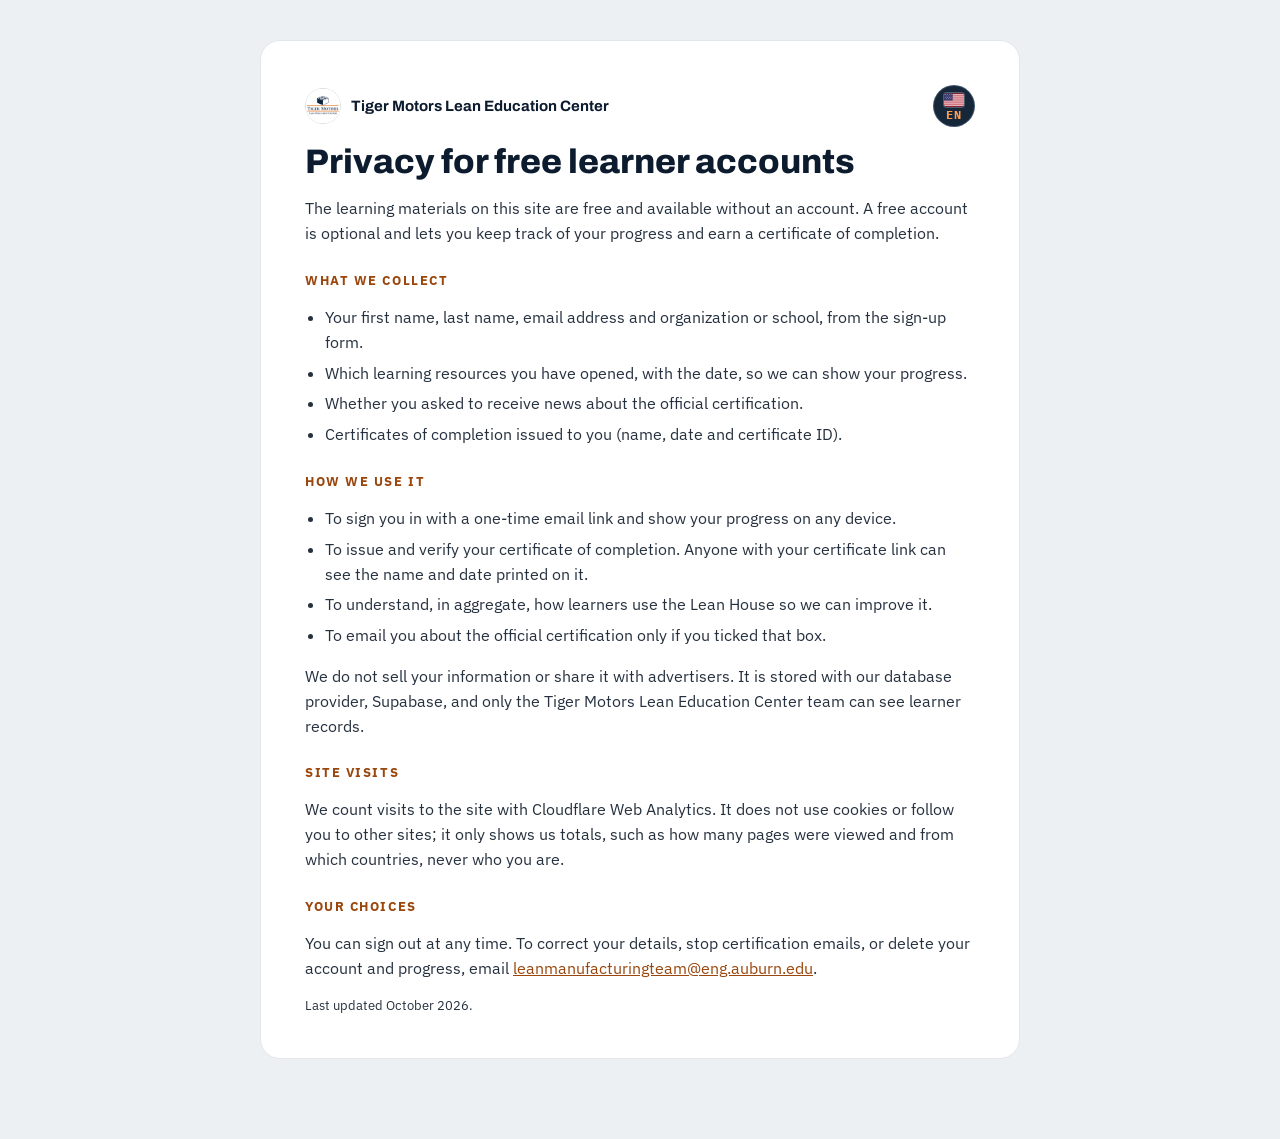
<file: privacy.html>
<!doctype html>
<html lang="en">
<head>
<meta charset="utf-8">
<title>Privacy · Tiger Motors Lean Education Center</title>
<meta name="description" content="How the Tiger Motors Lean Education Center uses the information in free learner accounts.">
<meta property="og:title" content="Privacy · Tiger Motors Lean Education Center">
<meta property="og:description" content="How the Tiger Motors Lean Education Center uses the information in free learner accounts.">
<meta property="og:type" content="website">
<meta property="og:url" content="https://tigermotorslean.com/privacy">
<meta property="og:image" content="https://tigermotorslean.com/og-card-2.jpg">
<meta property="og:image:secure_url" content="https://tigermotorslean.com/og-card-2.jpg">
<meta property="og:image:type" content="image/jpeg">
<meta property="og:image:width" content="1200">
<meta property="og:image:height" content="630">
<meta property="og:image:alt" content="Tiger Motors Lean Education Center, Auburn University">
<meta property="og:site_name" content="Tiger Motors Lean Education Center">
<meta property="og:locale" content="en_US">
<meta name="twitter:card" content="summary_large_image">
<meta name="twitter:image" content="https://tigermotorslean.com/og-card-2.jpg">
<script>/* clean addresses: show /modules instead of /modules.html; when the files are opened straight from a folder, links get .html back */
(function(){var p=location.pathname;if(/^https?:$/.test(location.protocol)){var c=p.replace(/\/index\.html$/,'/').replace(/\.html$/,'');if(c!==p&&history.replaceState)history.replaceState(null,'',c+location.search+location.hash);}
else if(location.protocol==='file:')document.addEventListener('click',function(e){var a=e.target.closest&&e.target.closest('a[href]');if(!a)return;var h=a.getAttribute('href'),m=h.match(/^(\/?)([a-z][a-z-]*)?([?#].*)?$/i);if(!m||(!m[1]&&!m[2]))return;a.setAttribute('href',(m[2]||'index')+'.html'+(m[3]||''));},true);})();</script>
<meta name="viewport" content="width=device-width, initial-scale=1">
<link rel="canonical" href="https://tigermotorslean.com/privacy">
<link rel="icon" type="image/png" sizes="64x64" href="favicon-64.png">
<link rel="apple-touch-icon" sizes="180x180" href="/apple-touch-icon.png?v=2">
<link rel="manifest" href="/manifest.webmanifest">
<meta name="apple-mobile-web-app-title" content="Tiger Motors">
<meta name="application-name" content="Tiger Motors">
<link rel="preconnect" href="https://fonts.googleapis.com">
<link rel="preconnect" href="https://fonts.gstatic.com" crossorigin>
<link rel="stylesheet" href="https://fonts.googleapis.com/css2?family=Archivo:wdth,wght@62..125,300..800&family=IBM+Plex+Mono:wght@400;500&family=IBM+Plex+Sans:wght@400;500;600;700&display=swap">
<style>
h1,h2,h3,h4{text-wrap:balance}

*{box-sizing:border-box;margin:0}
body{font-family:"IBM Plex Sans",system-ui,sans-serif;background:#EDF0F3;color:#0C1B2E;padding:40px 16px 80px}
main{max-width:760px;margin:0 auto;background:#fff;border:1px solid #E2E7EC;border-radius:20px;padding:clamp(24px,4vw,44px);display:grid;gap:16px}
a{color:#9A460C}
.home{display:inline-flex;align-items:center;gap:10px;text-decoration:none;color:#0C1B2E;font:700 15px "Archivo",sans-serif}
.top-row{display:flex;justify-content:space-between;align-items:center;gap:12px}
.home img{width:36px;height:36px;border-radius:50%}
h1{font:800 34px/1.1 "Archivo",sans-serif}
h2{font:700 13px "IBM Plex Sans",system-ui,sans-serif;letter-spacing:.12em;text-transform:uppercase;color:#9A460C;margin-top:10px}
p,li{font-size:15.5px;line-height:1.6;color:#26313F}
ul{padding-left:20px;display:grid;gap:6px}
small{color:#26313F}
</style>
<script src="i18n.js?v=d68e553c" defer></script>
</head>
<body>
<main>
  <div class="top-row"><a class="home" href="/"><img src="logo-circle.png" alt="">Tiger Motors Lean Education Center</a><div class="lang-sw" data-lang-switch></div></div>
  <h1>Privacy for free learner accounts</h1>
  <p>The learning materials on this site are free and available without an account. A free account is optional and lets you keep track of your progress and earn a certificate of completion.</p>
  <h2>What we collect</h2>
  <ul>
    <li>Your first name, last name, email address and organization or school, from the sign-up form.</li>
    <li>Which learning resources you have opened, with the date, so we can show your progress.</li>
    <li>Whether you asked to receive news about the official certification.</li>
    <li>Certificates of completion issued to you (name, date and certificate ID).</li>
  </ul>
  <h2>How we use it</h2>
  <ul>
    <li>To sign you in with a one-time email link and show your progress on any device.</li>
    <li>To issue and verify your certificate of completion. Anyone with your certificate link can see the name and date printed on it.</li>
    <li>To understand, in aggregate, how learners use the Lean House so we can improve it.</li>
    <li>To email you about the official certification only if you ticked that box.</li>
  </ul>
  <p>We do not sell your information or share it with advertisers. It is stored with our database provider, Supabase, and only the Tiger Motors Lean Education Center team can see learner records.</p>
  <h2>Site visits</h2>
  <p>We count visits to the site with Cloudflare Web Analytics. It does not use cookies or follow you to other sites; it only shows us totals, such as how many pages were viewed and from which countries, never who you are.</p>
  <h2>Your choices</h2>
  <p>You can sign out at any time. To correct your details, stop certification emails, or delete your account and progress, email <a href="mailto:leanmanufacturingteam@eng.auburn.edu">leanmanufacturingteam@eng.auburn.edu</a>.</p>
  <small>Last updated October 2026.</small>
</main>
<!-- Cloudflare Web Analytics --><script type='module' src='https://static.cloudflareinsights.com/beacon.min.js' data-cf-beacon='{"token": "7c29d6c7d06f4afba228776982c5e17a"}'></script><!-- End Cloudflare Web Analytics -->
</body>
</html>
</file>
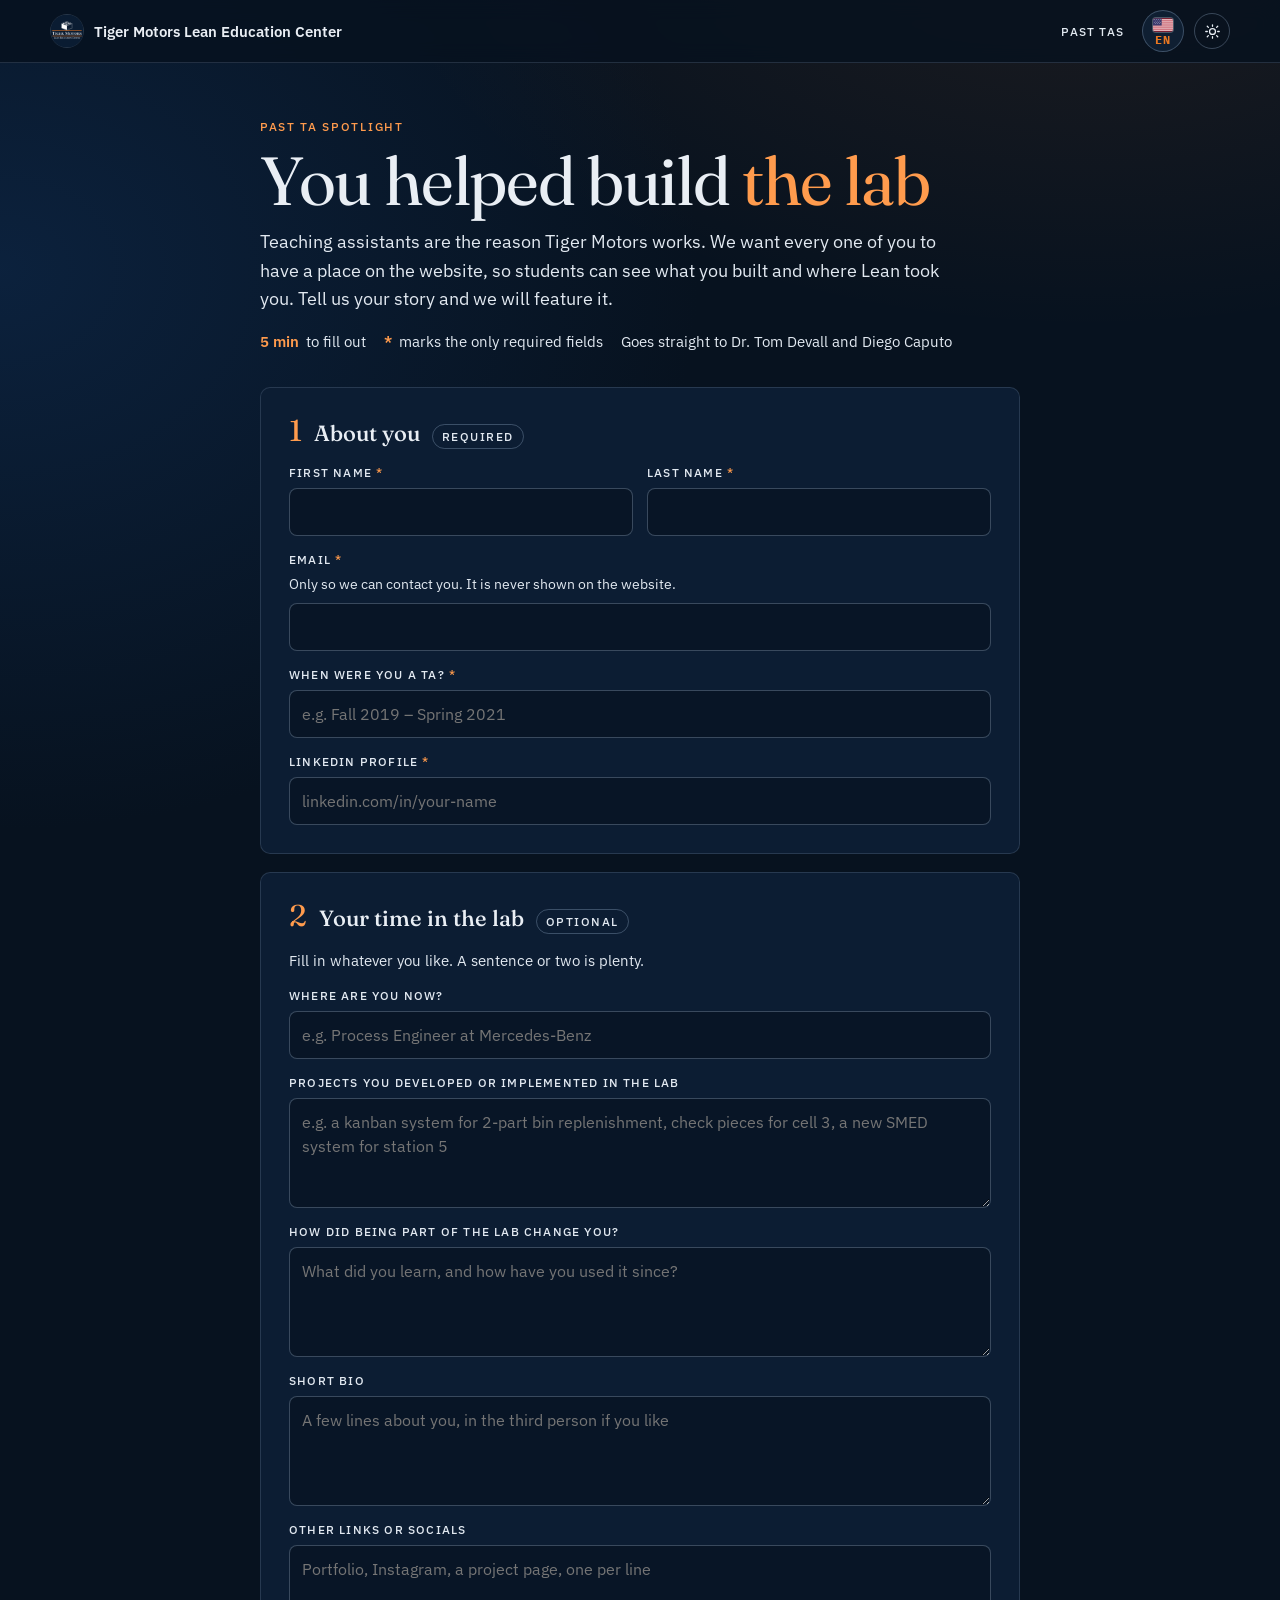
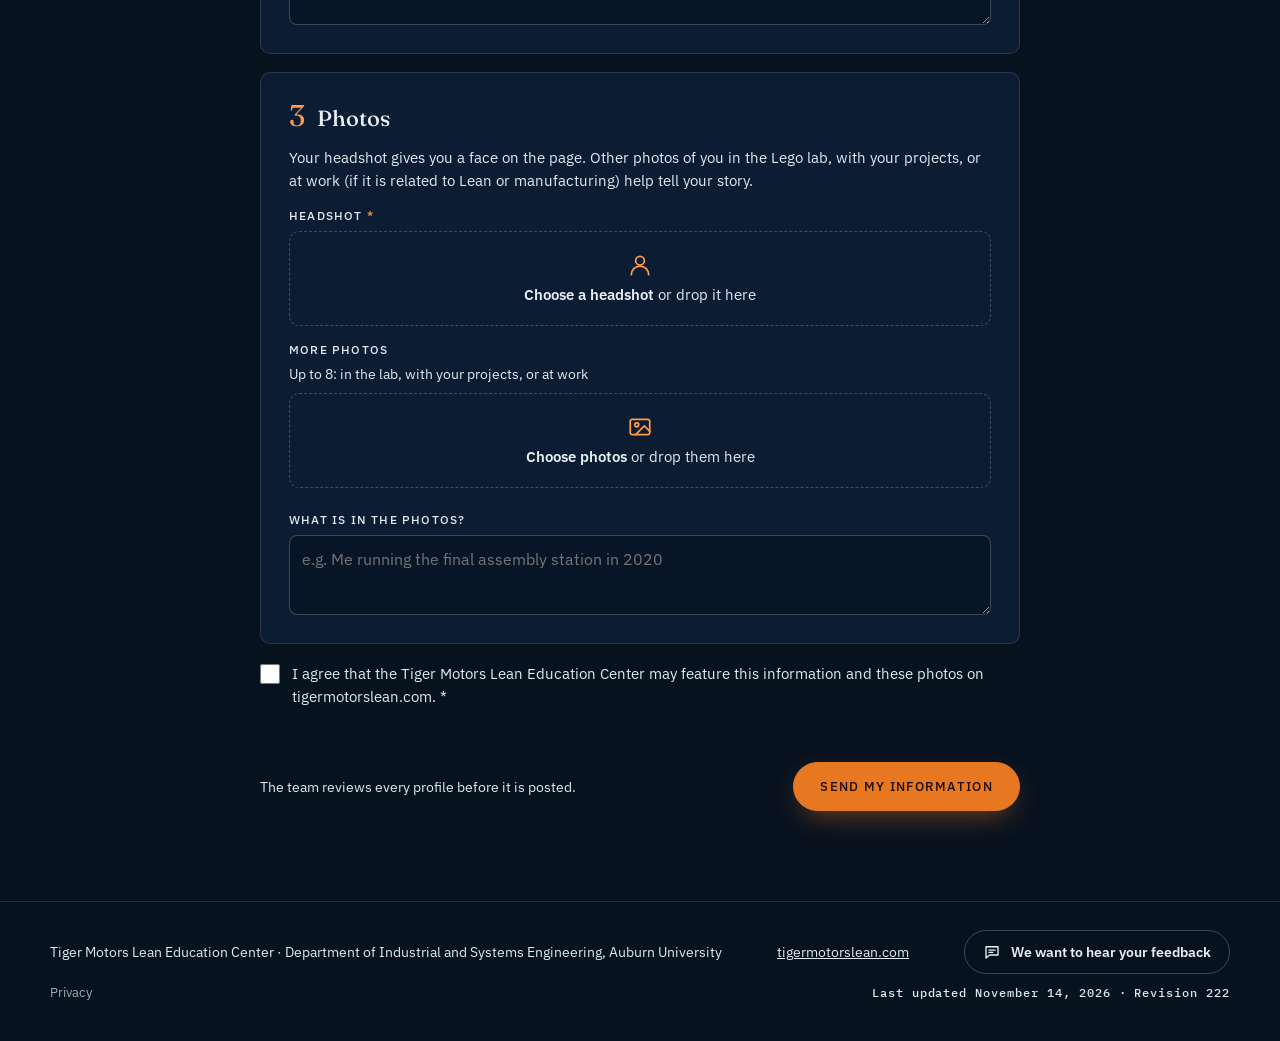
<file: ta-submit.html>
<!doctype html>
<html lang="en">
<head>
<meta charset="utf-8">
<title>Past TA Spotlight · Tiger Motors Lean Education Center</title>
<meta name="description" content="Were you a teaching assistant at the Tiger Motors Lean lab? Send us your story, projects and photos to be featured on the website.">
<meta property="og:title" content="Past TA Spotlight · Tiger Motors Lean Education Center">
<meta property="og:description" content="Were you a teaching assistant at the Tiger Motors Lean lab? Send us your story, projects and photos to be featured on the website.">
<meta property="og:type" content="website">
<meta property="og:url" content="https://tigermotorslean.com/ta-submit">
<meta property="og:image" content="https://tigermotorslean.com/og-card-2.jpg">
<meta property="og:image:width" content="1200">
<meta property="og:image:height" content="630">
<meta property="og:site_name" content="Tiger Motors Lean Education Center">
<meta name="twitter:card" content="summary_large_image">
<meta name="twitter:image" content="https://tigermotorslean.com/og-card-2.jpg">
<script>/* clean addresses: show /modules instead of /modules.html; when the files are opened straight from a folder, links get .html back */
(function(){var p=location.pathname;if(/^https?:$/.test(location.protocol)){var c=p.replace(/\/index\.html$/,'/').replace(/\.html$/,'');if(c!==p&&history.replaceState)history.replaceState(null,'',c+location.search+location.hash);}
else if(location.protocol==='file:')document.addEventListener('click',function(e){var a=e.target.closest&&e.target.closest('a[href]');if(!a)return;var h=a.getAttribute('href'),m=h.match(/^(\/?)([a-z][a-z-]*)?([?#].*)?$/i);if(!m||(!m[1]&&!m[2]))return;a.setAttribute('href',(m[2]||'index')+'.html'+(m[3]||''));},true);})();</script>
<script>try{if(localStorage.getItem('tm-mode')==='light')document.documentElement.setAttribute('data-mode','light');}catch(e){}</script>
<meta name="viewport" content="width=device-width, initial-scale=1">
<link rel="canonical" href="https://tigermotorslean.com/ta-submit">
<link rel="icon" type="image/png" sizes="64x64" href="favicon-64.png">
<link rel="apple-touch-icon" sizes="180x180" href="/apple-touch-icon.png?v=2">
<link rel="manifest" href="/manifest.webmanifest">
<link rel="preconnect" href="https://fonts.googleapis.com">
<link rel="preconnect" href="https://fonts.gstatic.com" crossorigin>
<link rel="stylesheet" href="https://fonts.googleapis.com/css2?family=Fraunces:ital,opsz,wght@0,9..144,400..500;1,9..144,400&family=IBM+Plex+Mono:wght@400;500;600&family=IBM+Plex+Sans:wght@400;500;600&display=swap">
<link rel="stylesheet" href="ta-pages.css?v=ece79853">
<script src="i18n.js?v=d68e553c" defer></script>
<script src="feedback.js?v=4b0bf6d6" defer></script>
<style>/* legal pages row at the bottom of the footer */.foot-legal{display:flex;flex-wrap:wrap;align-items:center;justify-content:space-between;gap:10px 24px}.legal{display:flex;flex-wrap:wrap;gap:6px 22px}.legal a{font-size:13px;color:inherit;opacity:.7;text-decoration:none;transition:opacity .2s}.legal a:hover{opacity:1}.foot-legal .site-rev{margin-top:0}</style>
</head>
<body>
<header class="top">
  <div class="wrap">
    <a class="home" href="/"><img class="logo-dark" src="logo-circle-dark.png" alt=""><img class="logo-light" src="logo-circle.png" alt=""><span>Tiger Motors Lean Education Center</span></a>
    <nav aria-label="Page sections">
      <a href="past-tas" class="hide-sm">Past TAs</a>
      <div class="lang-sw" data-lang-switch></div>
      <button class="mode" id="modeBtn" type="button" aria-label="Switch to light mode" title="Switch to light mode">
        <svg class="i-sun" viewBox="0 0 24 24" fill="none" stroke="currentColor" stroke-width="1.8" stroke-linecap="round" aria-hidden="true"><circle cx="12" cy="12" r="4.2"/><path d="M12 2.5v2.2M12 19.3v2.2M4.6 4.6l1.6 1.6M17.8 17.8l1.6 1.6M2.5 12h2.2M19.3 12h2.2M4.6 19.4l1.6-1.6M17.8 6.2l1.6-1.6"/></svg>
        <svg class="i-moon" viewBox="0 0 24 24" fill="none" stroke="currentColor" stroke-width="1.8" stroke-linejoin="round" aria-hidden="true"><path d="M20 14.5A8.5 8.5 0 019.5 4a8.5 8.5 0 1010.5 10.5z"/></svg>
      </button>
    </nav>
  </div>
</header>
<main class="f-wrap">
  <div class="p-head">
    <p class="mono kick">Past TA spotlight</p>
    <h1>You helped build <em>the lab</em></h1>
    <p class="p-sub">Teaching assistants are the reason Tiger Motors works. We want every one of you to have a place on the website, so students can see what you built and where Lean took you. Tell us your story and we will feature it.</p>
    <p class="f-note"><span><b>5 min</b> to fill out</span><span><b>*</b> marks the only required fields</span><span>Goes straight to Dr. Tom Devall and Diego Caputo</span></p>
  </div>

  <form class="tf" id="taForm" novalidate>
    <fieldset class="fs">
      <legend><span class="n">1</span><b>About you</b><small>Required</small></legend>
      <div class="two">
        <label class="fl">First name <span class="req">*</span><input type="text" name="first" autocomplete="given-name" maxlength="80" required></label>
        <label class="fl">Last name <span class="req">*</span><input type="text" name="last" autocomplete="family-name" maxlength="80" required></label>
      </div>
      <label class="fl">Email <span class="req">*</span><em>Only so we can contact you. It is never shown on the website.</em><input type="email" name="email" autocomplete="email" maxlength="200" required></label>
      <label class="fl">When were you a TA? <span class="req">*</span><input type="text" name="years" maxlength="120" placeholder="e.g. Fall 2019 – Spring 2021" required></label>
      <label class="fl">LinkedIn profile <span class="req">*</span><input type="url" name="linkedin" maxlength="300" placeholder="linkedin.com/in/your-name" autocomplete="url" required></label>
    </fieldset>

    <fieldset class="fs">
      <legend><span class="n">2</span><b>Your time in the lab</b><small>Optional</small></legend>
      <p class="hint">Fill in whatever you like. A sentence or two is plenty.</p>
      <label class="fl">Where are you now?<input type="text" name="now_role" maxlength="200" placeholder="e.g. Process Engineer at Mercedes-Benz"></label>
      <label class="fl">Projects you developed or implemented in the lab<textarea name="projects" maxlength="3000" placeholder="e.g. a kanban system for 2-part bin replenishment, check pieces for cell 3, a new SMED system for station 5"></textarea></label>
      <label class="fl">How did being part of the lab change you?<textarea name="testimony" maxlength="4000" placeholder="What did you learn, and how have you used it since?"></textarea></label>
      <label class="fl">Short bio<textarea name="bio" maxlength="3000" placeholder="A few lines about you, in the third person if you like"></textarea></label>
      <label class="fl">Other links or socials<textarea name="links" maxlength="1000" placeholder="Portfolio, Instagram, a project page, one per line" style="min-height:80px"></textarea></label>
    </fieldset>

    <fieldset class="fs">
      <legend><span class="n">3</span><b>Photos</b></legend>
      <p class="hint">Your headshot gives you a face on the page. Other photos of you in the Lego lab, with your projects, or at work (if it is related to Lean or manufacturing) help tell your story.</p>
      <div class="fl">Headshot <span class="req">*</span>
        <label class="drop" id="dropHead"><svg viewBox="0 0 24 24" fill="none" stroke="currentColor" stroke-width="1.6" stroke-linecap="round" stroke-linejoin="round" aria-hidden="true"><circle cx="12" cy="8" r="4"/><path d="M4 21a8 8 0 0116 0"/></svg><span><b>Choose a headshot</b> or drop it here</span><input type="file" id="headIn" accept="image/*,.heic,.heif" aria-label="Choose a headshot"></label>
        <div class="thumbs" id="headThumbs"></div>
      </div>
      <div class="fl">More photos <em>Up to 8: in the lab, with your projects, or at work</em>
        <label class="drop" id="dropPics"><svg viewBox="0 0 24 24" fill="none" stroke="currentColor" stroke-width="1.6" stroke-linecap="round" stroke-linejoin="round" aria-hidden="true"><rect x="3" y="5" width="18" height="14" rx="2"/><circle cx="9" cy="10" r="1.8"/><path d="M21 16l-5-5-8 8"/></svg><span><b>Choose photos</b> or drop them here</span><input type="file" id="picsIn" accept="image/*,.heic,.heif" multiple aria-label="Choose photos"></label>
        <div class="thumbs" id="picThumbs"></div>
        <span class="count" id="picCount"></span>
      </div>
      <label class="fl">What is in the photos?<textarea name="photo_notes" maxlength="1500" placeholder="e.g. Me running the final assembly station in 2020" style="min-height:80px"></textarea></label>
    </fieldset>

    <label class="hp" aria-hidden="true">Website<input name="website" tabindex="-1" autocomplete="off"></label>
    <label class="consent" id="consentRow"><input type="checkbox" name="consent" value="yes" required><span>I agree that the Tiger Motors Lean Education Center may feature this information and these photos on tigermotorslean.com. <span class="req">*</span></span></label>
    <p class="f-err" id="fErr" role="alert"></p>
    <div class="f-acts">
      <small>The team reviews every profile before it is posted.</small>
      <button type="submit" class="pill solid" id="fSend">Send my information</button>
    </div>
  </form>

  <section class="sent" id="sent" hidden aria-live="polite">
    <span class="ok" aria-hidden="true">✓</span>
    <h2>Thank you!</h2>
    <p>Tom and Diego received your information. We will review it, reach out if we have questions, and let you know when your spotlight is live.</p>
    <div class="row"><a class="pill solid" href="past-tas">See the past TAs</a><a class="pill" href="/">Visit the website</a></div>
  </section>
</main>
<footer>
  <div class="wrap">
    <span>Tiger Motors Lean Education Center · Department of Industrial and Systems Engineering, Auburn University</span>
    <a href="/">tigermotorslean.com</a>
    <button type="button" class="fbk-open" data-feedback>We want to hear your feedback</button>
  </div>
  <div class="wrap foot-legal"><nav class="legal" aria-label="Legal"><a href="privacy">Privacy</a></nav><p class="site-rev">Last updated November 14, 2026 · Revision 222</p></div>
</footer>
<script>
(function(){
'use strict';
var URL_FN = 'https://txmcwrwxqbribdhyprqu.supabase.co/functions/v1/ta-submit', MAX_PICS = 8;
var form = document.getElementById('taForm'), err = document.getElementById('fErr'), send = document.getElementById('fSend');
var head = [], pics = [];
function T(s){ return window.TMI18n ? TMI18n.t(s) : s; }

/* photos: previews with a remove button; shrunk in the browser before sending so big phone photos upload quickly */
function thumbs(list, el, kind){
  el.innerHTML = '';
  list.forEach(function(f, i){
    var d = document.createElement('div'); d.className = 'th';
    d.textContent = f.name.length > 18 ? f.name.slice(0, 15) + '…' : f.name;
    var img = new Image(); img.alt = ''; img.onerror = function(){ img.remove(); }; img.src = URL.createObjectURL(f); d.appendChild(img);
    var x = document.createElement('button'); x.type = 'button'; x.textContent = '×'; x.setAttribute('aria-label', 'Remove photo');
    x.onclick = function(){ list.splice(i, 1); render(); }; d.appendChild(x);
    el.appendChild(d);
  });
}
function render(){
  thumbs(head, document.getElementById('headThumbs'));
  thumbs(pics, document.getElementById('picThumbs'));
  document.getElementById('picCount').textContent = pics.length ? pics.length + ' / ' + MAX_PICS : '';
  document.getElementById('dropHead').hidden = head.length > 0;
  document.getElementById('dropPics').hidden = pics.length >= MAX_PICS;
}
function isImg(f){ return /^image\//.test(f.type) || /\.(heic|heif)$/i.test(f.name); }
function add(files, multi){
  err.textContent = '';
  files = [].filter.call(files, isImg);
  if(!multi){ head = files.slice(0, 1); document.getElementById('dropHead').classList.remove('bad'); }
  else { var room = MAX_PICS - pics.length; if(files.length > room) err.textContent = T('You can add up to 8 photos.'); pics = pics.concat(files.slice(0, room)); }
  render();
}
var headIn = document.getElementById('headIn'), picsIn = document.getElementById('picsIn');
headIn.addEventListener('change', function(){ add(headIn.files, false); headIn.value = ''; });
picsIn.addEventListener('change', function(){ add(picsIn.files, true); picsIn.value = ''; });
[['dropHead', false], ['dropPics', true]].forEach(function(p){
  var z = document.getElementById(p[0]);
  z.addEventListener('dragover', function(e){ e.preventDefault(); z.classList.add('over'); });
  z.addEventListener('dragleave', function(){ z.classList.remove('over'); });
  z.addEventListener('drop', function(e){ e.preventDefault(); z.classList.remove('over'); add(e.dataTransfer.files, p[1]); });
});
function shrink(f, max){
  if(!window.createImageBitmap || /gif/.test(f.type)) return Promise.resolve(f);
  return createImageBitmap(f, { imageOrientation: 'from-image' }).then(function(b){
    var s = Math.min(1, max / Math.max(b.width, b.height));
    if(s === 1 && f.size < 1.5e6) return f;
    var c = document.createElement('canvas'); c.width = Math.round(b.width * s); c.height = Math.round(b.height * s);
    c.getContext('2d').drawImage(b, 0, 0, c.width, c.height);
    return new Promise(function(res){ c.toBlob(function(bl){ res(bl ? new File([bl], f.name.replace(/\.[^.]+$/, '') + '.jpg', { type: 'image/jpeg' }) : f); }, 'image/jpeg', .86); });
  }).catch(function(){ return f; }); // a format the browser cannot open (HEIC in Chrome) is sent as it is
}

/* required fields: name, email, years, LinkedIn, headshot and permission */
function bad(el, msg){ el.classList.add('bad'); el.focus && el.focus(); err.textContent = T(msg); return false; }
function check(){
  [].forEach.call(form.querySelectorAll('.bad'), function(e){ e.classList.remove('bad'); });
  var f = form;
  if(!f.first.value.trim()) return bad(f.first, 'Please enter your first and last name.');
  if(!f.last.value.trim()) return bad(f.last, 'Please enter your first and last name.');
  if(!/^[^@\s<>,;]+@[^@\s<>,;]+\.[a-z]{2,}$/i.test(f.email.value.trim())) return bad(f.email, 'Please enter a valid email address.');
  if(!f.years.value.trim()) return bad(f.years, 'Please tell us when you were a TA.');
  if(!/^(https?:\/\/)?([a-z0-9-]+\.)*linkedin\.com\/\S+$/i.test(f.linkedin.value.trim())) return bad(f.linkedin, 'Please paste the link to your LinkedIn profile.');
  if(!head.length){ var d = document.getElementById('dropHead'); d.classList.add('bad'); d.scrollIntoView({ block: 'center' }); err.textContent = T('Please add a headshot.'); return false; }
  if(!f.consent.checked){ document.getElementById('consentRow').classList.add('bad'); f.consent.focus(); err.textContent = T('Please confirm that we may feature your information on the website.'); return false; }
  return true;
}
form.addEventListener('input', function(e){ e.target.classList.remove('bad'); if(e.target.name === 'consent') document.getElementById('consentRow').classList.remove('bad'); });

form.addEventListener('submit', function(e){
  e.preventDefault(); err.textContent = '';
  if(!check()) return;
  send.disabled = true; send.textContent = T(head.length + pics.length ? 'Preparing photos…' : 'Sending…');
  var fd = new FormData();
  ['first', 'last', 'email', 'years', 'linkedin', 'now_role', 'projects', 'testimony', 'bio', 'links', 'photo_notes', 'website'].forEach(function(k){ fd.append(k, form[k].value.trim()); });
  fd.append('consent', 'yes');
  fd.append('lang', (window.TMI18n && TMI18n.lang) || 'en');
  Promise.all(head.map(function(f){ return shrink(f, 1400); })).then(function(h){
    h.forEach(function(f){ fd.append('headshot', f, f.name); });
    return Promise.all(pics.map(function(f){ return shrink(f, 2000); }));
  }).then(function(p){
    p.forEach(function(f){ fd.append('photos', f, f.name); });
    send.textContent = T('Sending…');
    return fetch(URL_FN, { method: 'POST', body: fd });
  }).then(function(r){
    return r.json().catch(function(){ return {}; }).then(function(j){ if(!r.ok || !j.ok) throw new Error(j.error || 'x'); });
  }).then(function(){
    form.hidden = true; document.getElementById('sent').hidden = false; window.scrollTo(0, 0);
  }).catch(function(x){
    err.textContent = x && x.message && x.message !== 'x' && !/fetch|network/i.test(x.message) ? T(x.message) : T('We could not send your information. Please check your connection and try again.');
  }).then(function(){ send.disabled = false; send.textContent = T('Send my information'); });
});
render();

/* light / dark switch, shared with the rest of the site */
var btn = document.getElementById('modeBtn'), root = document.documentElement;
function sync(){ var t = root.getAttribute('data-mode') === 'light' ? 'Switch to dark mode' : 'Switch to light mode'; btn.setAttribute('aria-label', t); btn.title = t; }
btn.addEventListener('click', function(){
  var l = root.getAttribute('data-mode') === 'light';
  if(l) root.removeAttribute('data-mode'); else root.setAttribute('data-mode', 'light');
  try{ localStorage.setItem('tm-mode', l ? 'dark' : 'light'); }catch(e){}
  sync();
});
sync();
})();
</script>
<!-- Cloudflare Web Analytics --><script type='module' src='https://static.cloudflareinsights.com/beacon.min.js' data-cf-beacon='{"token": "7c29d6c7d06f4afba228776982c5e17a"}'></script><!-- End Cloudflare Web Analytics -->
</body>
</html>
</file>
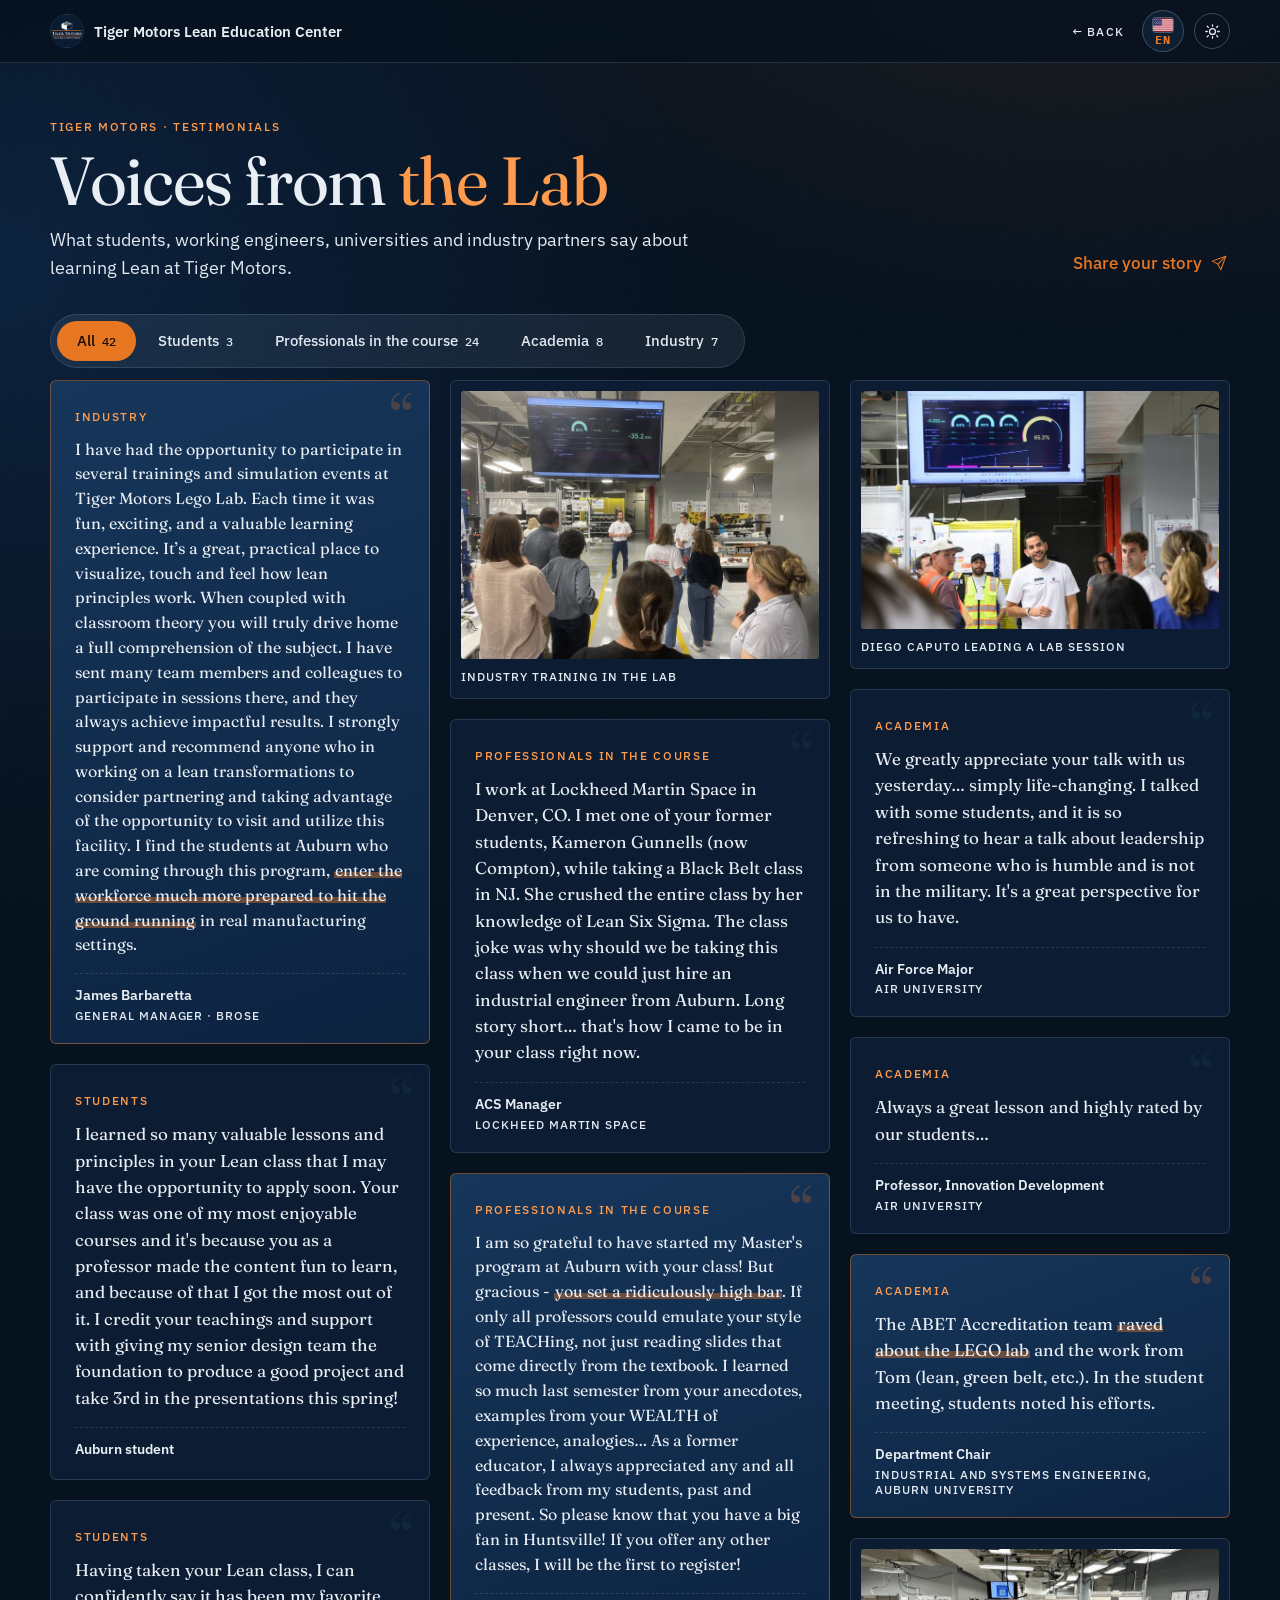
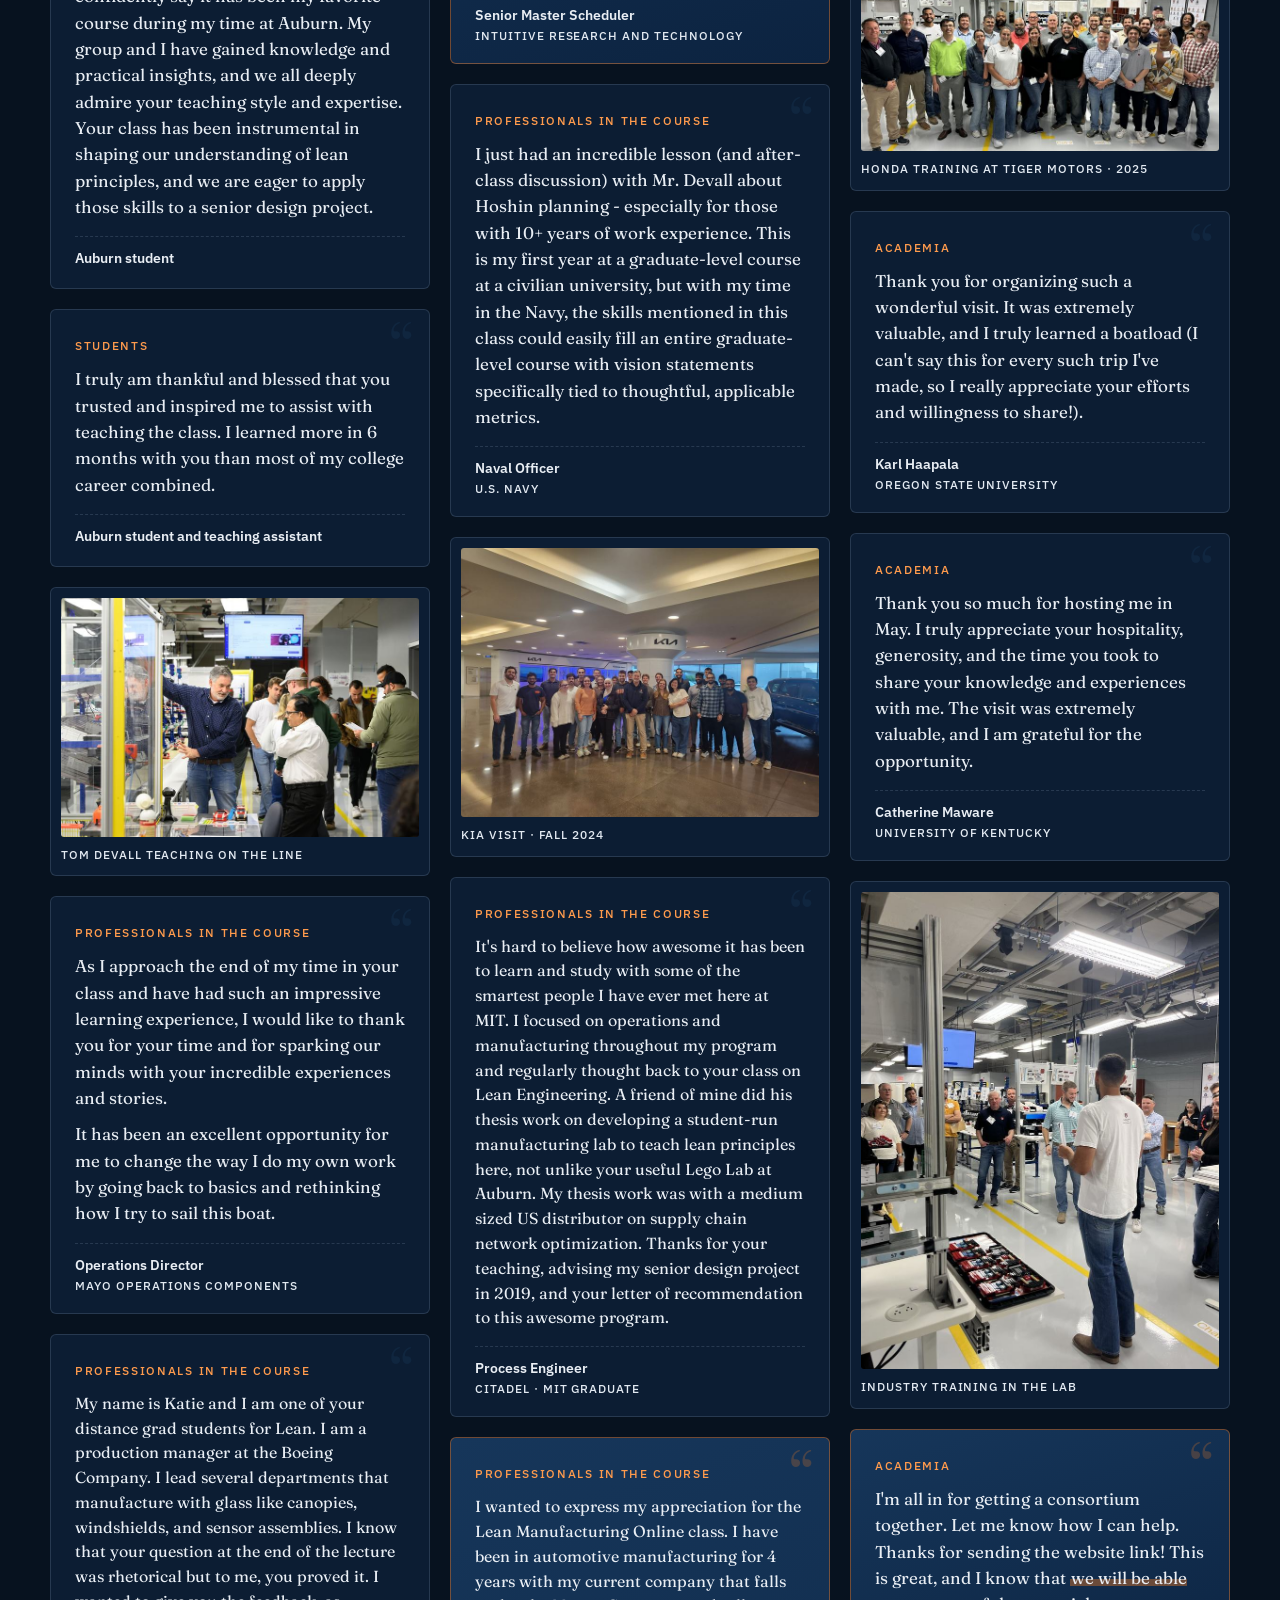
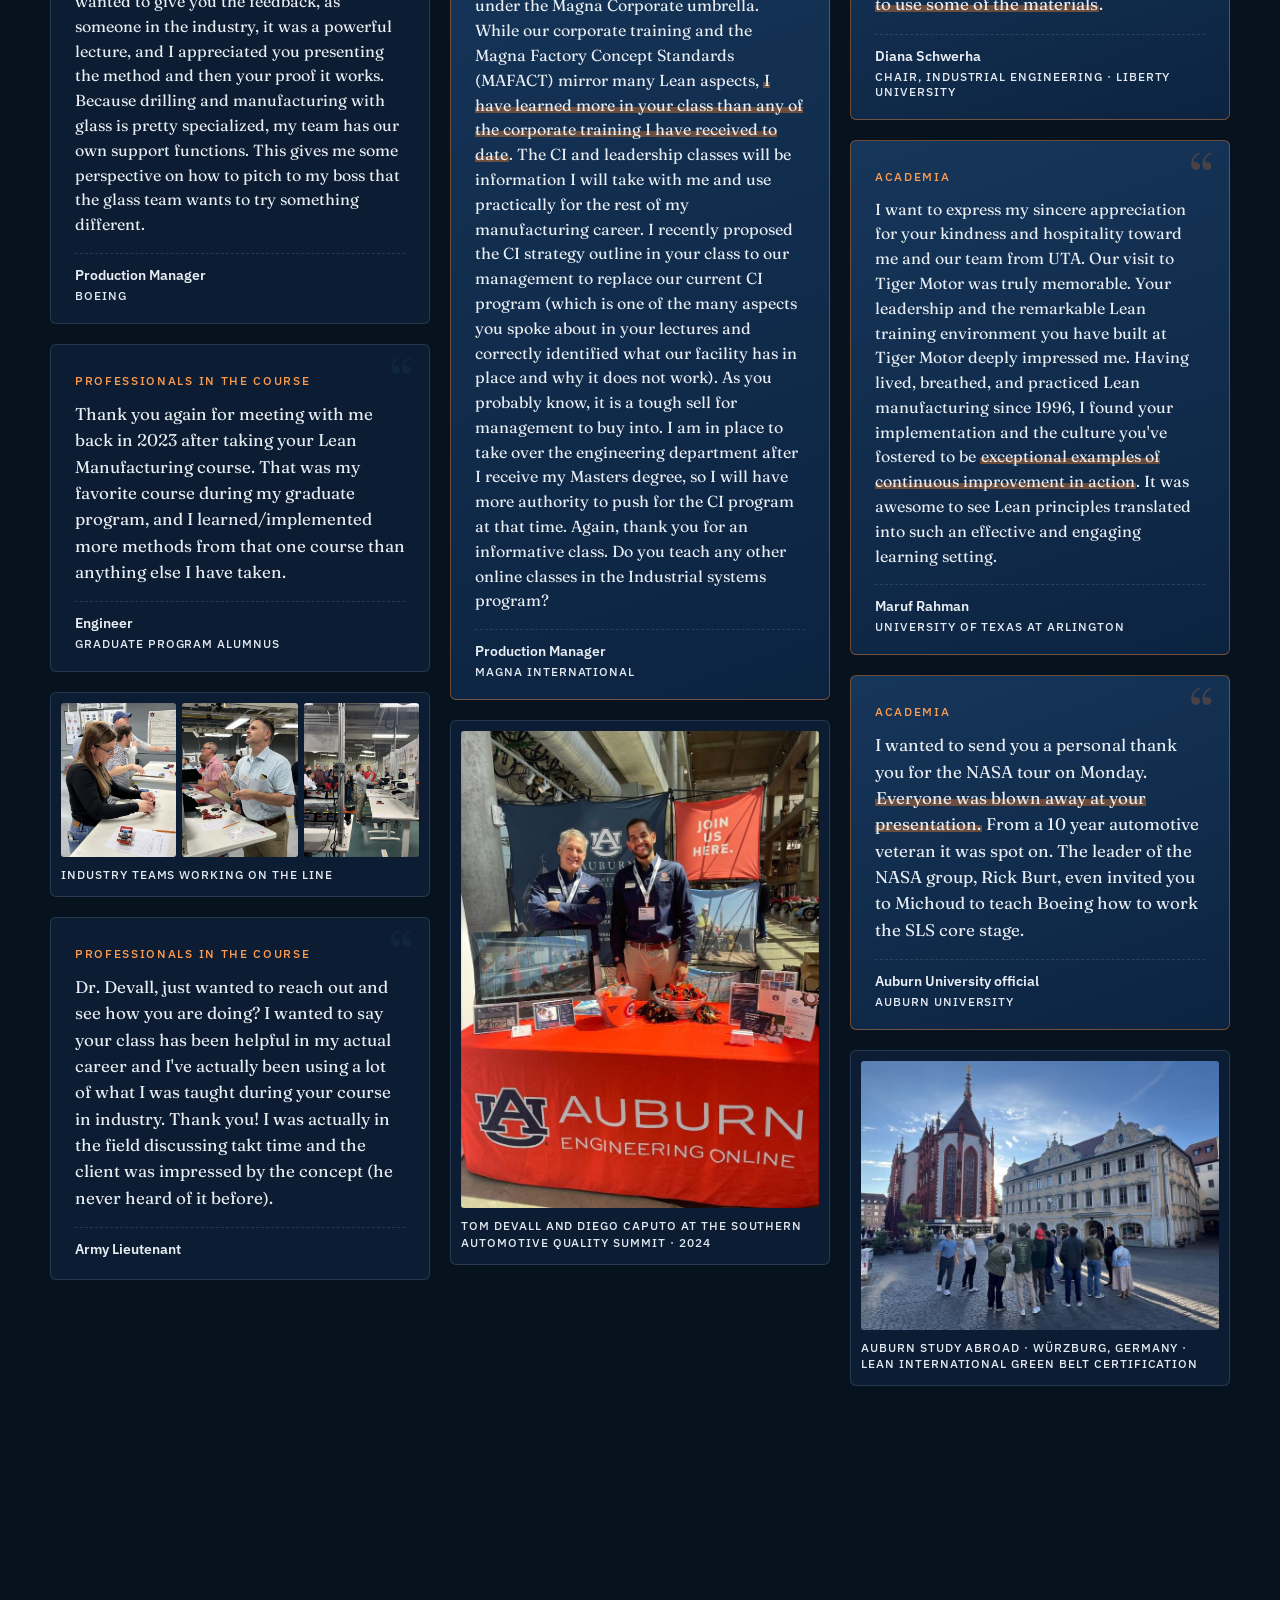
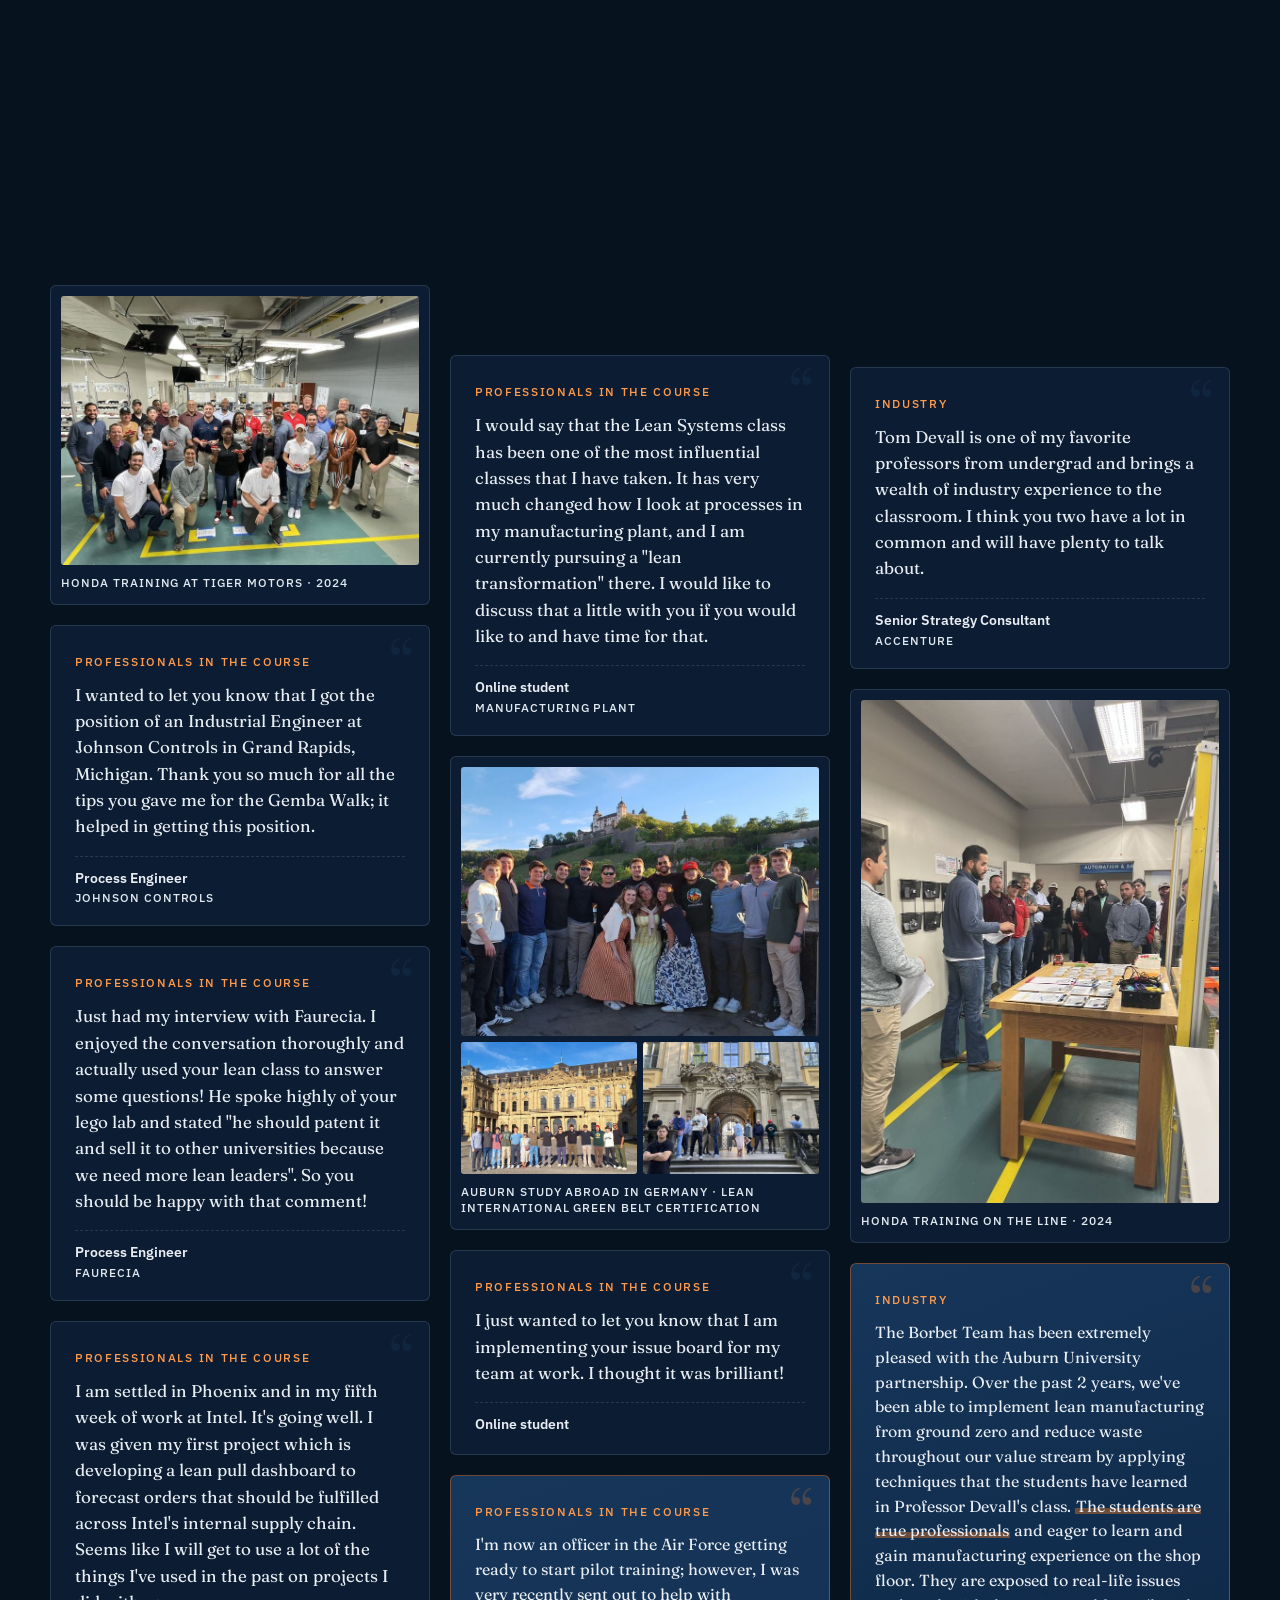
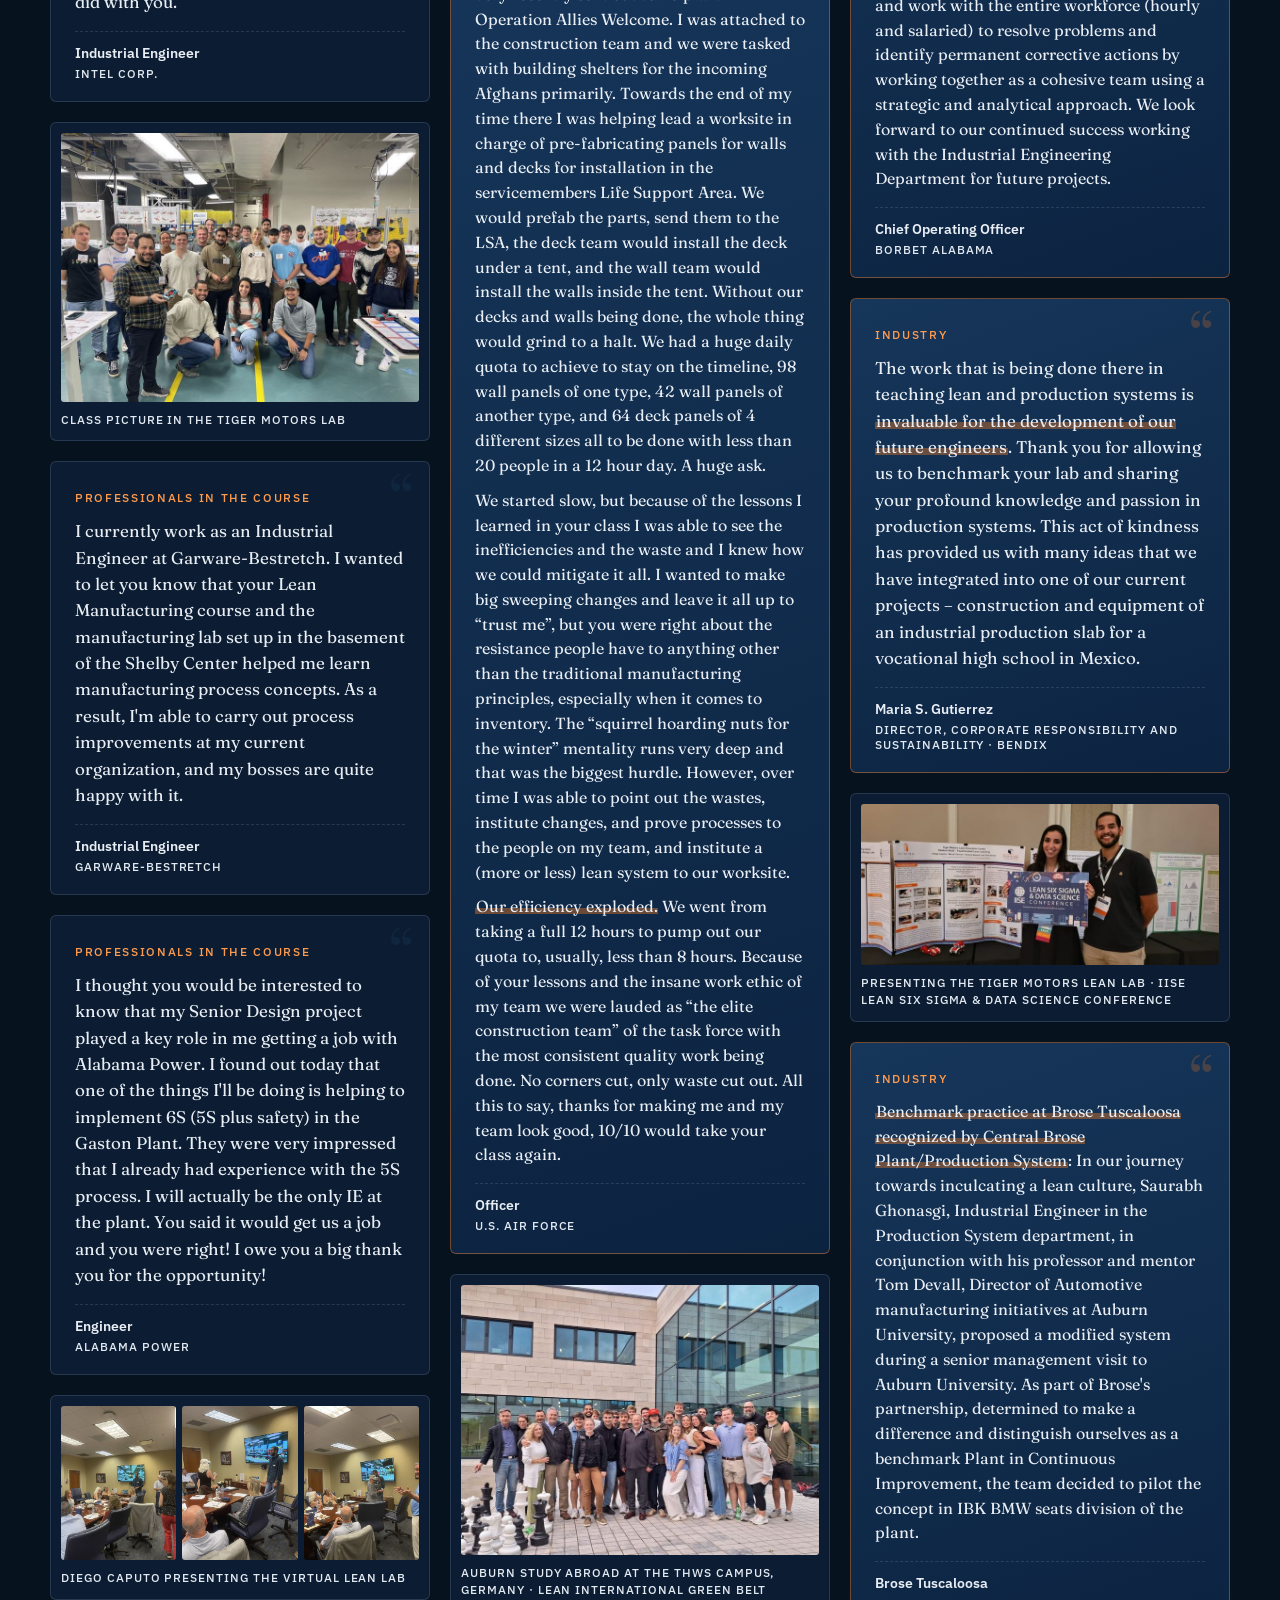
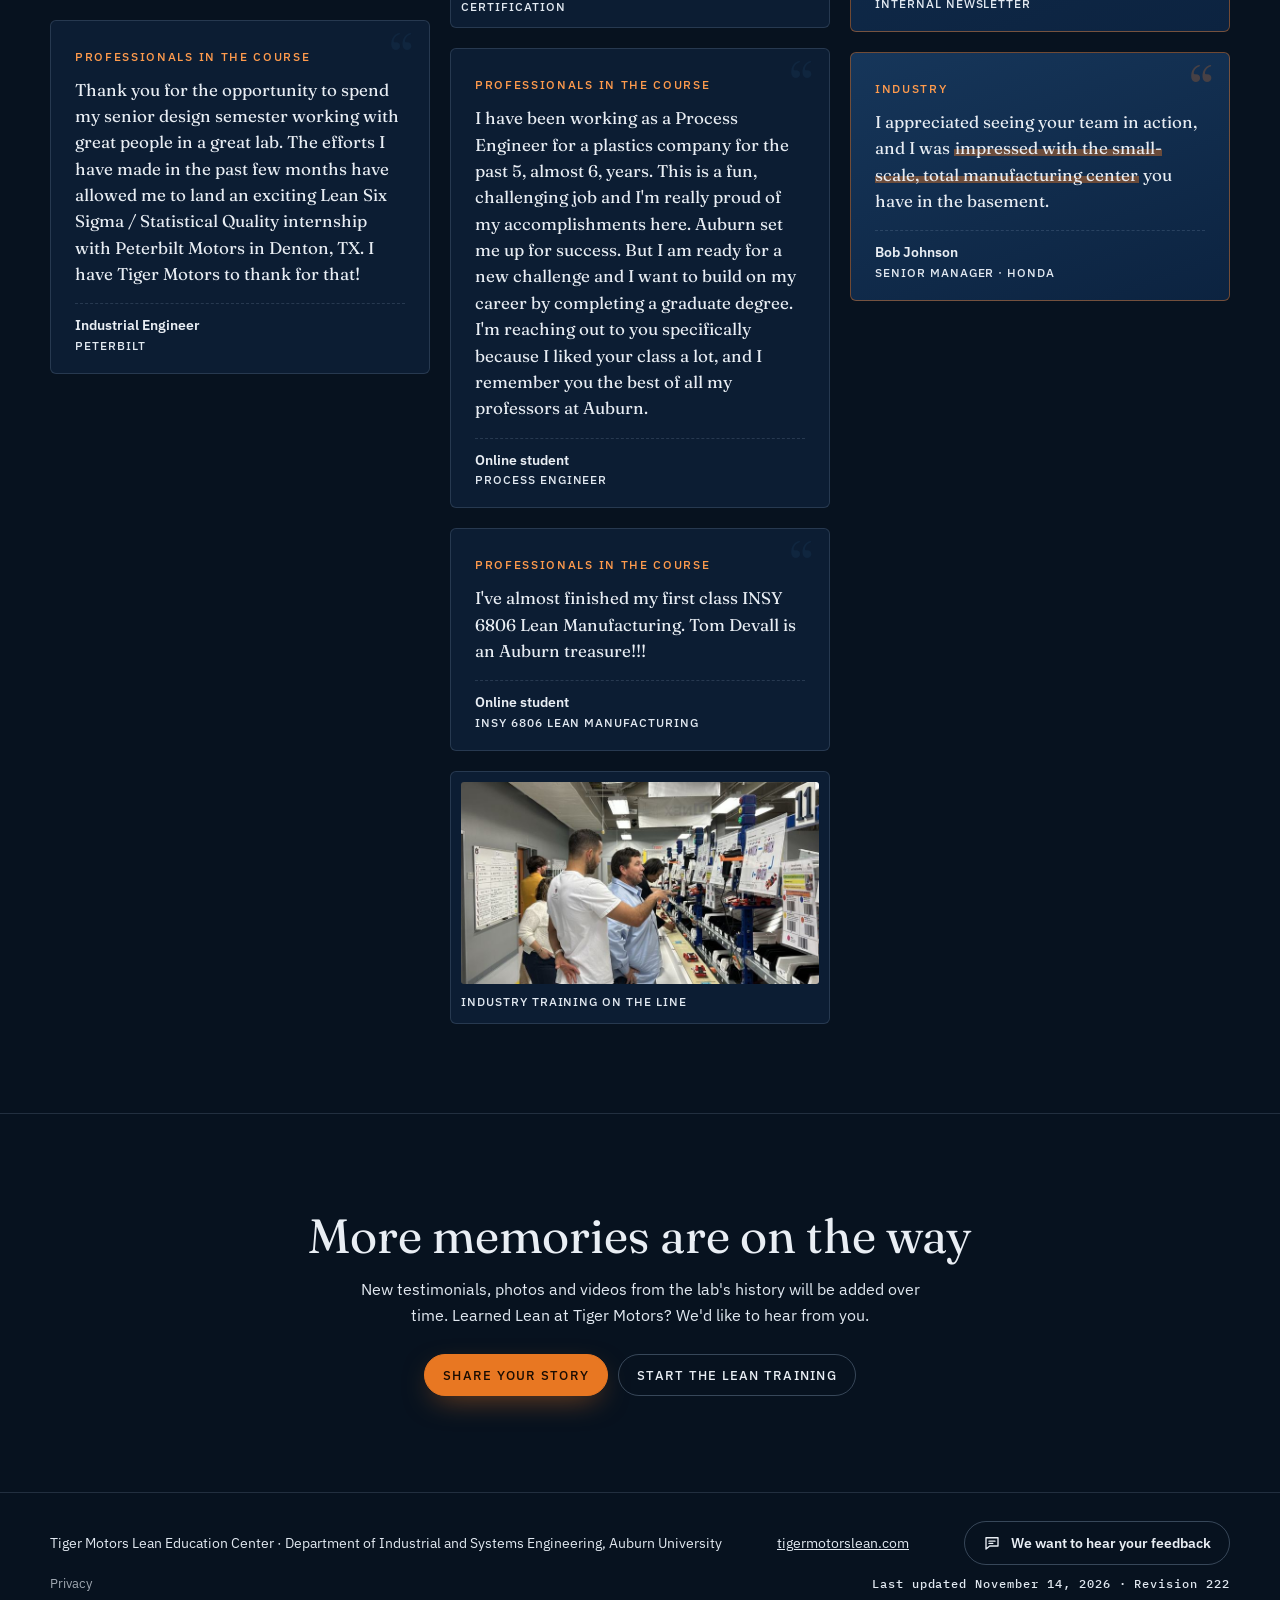
<file: testimonials.html>
<!doctype html>
<html lang="en" class="fit-wide">
<head>
<meta charset="utf-8">
<title>Voices from the Lab · Tiger Motors Lean Education Center</title>
<meta name="description" content="How the Tiger Motors lab was built, and what students, engineers, professors and industry partners say about learning Lean in it.">
<meta property="og:title" content="Voices from the Lab · Tiger Motors Lean Education Center">
<meta property="og:description" content="How the Tiger Motors lab was built, and what students, engineers, professors and industry partners say about learning Lean in it.">
<meta property="og:type" content="website">
<meta property="og:url" content="https://tigermotorslean.com/testimonials">
<meta property="og:image" content="https://tigermotorslean.com/og-card-2.jpg">
<meta property="og:image:secure_url" content="https://tigermotorslean.com/og-card-2.jpg">
<meta property="og:image:type" content="image/jpeg">
<meta property="og:image:width" content="1200">
<meta property="og:image:height" content="630">
<meta property="og:image:alt" content="Tiger Motors Lean Education Center, Auburn University">
<meta property="og:site_name" content="Tiger Motors Lean Education Center">
<meta property="og:locale" content="en_US">
<meta name="twitter:card" content="summary_large_image">
<meta name="twitter:image" content="https://tigermotorslean.com/og-card-2.jpg">
<script>/* clean addresses: show /modules instead of /modules.html; when the files are opened straight from a folder, links get .html back */
(function(){var p=location.pathname;if(/^https?:$/.test(location.protocol)){var c=p.replace(/\/index\.html$/,'/').replace(/\.html$/,'');if(c!==p&&history.replaceState)history.replaceState(null,'',c+location.search+location.hash);}
else if(location.protocol==='file:')document.addEventListener('click',function(e){var a=e.target.closest&&e.target.closest('a[href]');if(!a)return;var h=a.getAttribute('href'),m=h.match(/^(\/?)([a-z][a-z-]*)?([?#].*)?$/i);if(!m||(!m[1]&&!m[2]))return;a.setAttribute('href',(m[2]||'index')+'.html'+(m[3]||''));},true);})();</script>
<script>try{if(localStorage.getItem('tm-mode')==='light')document.documentElement.setAttribute('data-mode','light');}catch(e){}</script>
<meta name="viewport" content="width=device-width, initial-scale=1">
<link rel="canonical" href="https://tigermotorslean.com/testimonials">
<link rel="icon" type="image/png" sizes="64x64" href="favicon-64.png">
<link rel="apple-touch-icon" sizes="180x180" href="/apple-touch-icon.png?v=2">
<link rel="manifest" href="/manifest.webmanifest">
<meta name="apple-mobile-web-app-title" content="Tiger Motors">
<meta name="application-name" content="Tiger Motors">
<link rel="preconnect" href="https://fonts.googleapis.com">
<link rel="preconnect" href="https://fonts.gstatic.com" crossorigin>
<link rel="stylesheet" href="https://fonts.googleapis.com/css2?family=Fraunces:ital,opsz,wght@0,9..144,400..500;1,9..144,400&family=IBM+Plex+Mono:wght@400;500;600&family=IBM+Plex+Sans:wght@400;500;600&display=swap">
<style>
h1,h2,h3,h4{text-wrap:balance}

:root{
  --paper:#07121F; --paper-2:#10263F; --card:#0C1D33; --ink:#E9EEF4; --ink-2:#E2E9F1; --ink-3:#E2E9F1;
  --line:rgba(160,185,212,.18); --line-2:rgba(160,185,212,.32); --orange:#FF9B4D; --orange-2:#E87722; --navy:#0C2340;
  --f-display:"Fraunces",Georgia,serif; --f-body:"IBM Plex Sans",system-ui,sans-serif; --f-mono:"IBM Plex Mono",ui-monospace,monospace; --f-label:var(--f-body);
}
*{box-sizing:border-box;margin:0}
html{scroll-behavior:smooth}
body{font-family:var(--f-body);background:radial-gradient(1200px 700px at 85% -10%,rgba(232,119,34,.10),transparent 60%),radial-gradient(1000px 800px at 0% 30%,rgba(12,35,64,.9),transparent 70%),var(--paper);background-attachment:fixed;color:var(--ink);-webkit-font-smoothing:antialiased;overflow-x:hidden}
body::before{content:"";position:fixed;inset:0;pointer-events:none;z-index:0;opacity:.5;
  background-image:url("data:image/svg+xml,%3Csvg xmlns='http://www.w3.org/2000/svg' width='160' height='160'%3E%3Cfilter id='n'%3E%3CfeTurbulence baseFrequency='.9' numOctaves='2' stitchTiles='stitch'/%3E%3CfeColorMatrix values='0 0 0 0 .75 0 0 0 0 .82 0 0 0 0 .9 0 0 0 .06 0'/%3E%3C/filter%3E%3Crect width='160' height='160' filter='url(%23n)'/%3E%3C/svg%3E")}
main,header,footer{position:relative;z-index:1}
a{color:inherit}
.wrap{width:min(1180px,100% - 32px);margin:0 auto}
.mono{font-family:var(--f-label);font-size:12px;font-weight:500;letter-spacing:.14em;text-transform:uppercase}

/* top bar */
.top{position:sticky;top:0;z-index:20;background:rgba(7,18,31,.82);backdrop-filter:blur(10px);-webkit-backdrop-filter:blur(10px);border-bottom:1px solid var(--line)}
.top .wrap{display:flex;align-items:center;justify-content:space-between;gap:12px;height:62px}
.home{display:inline-flex;align-items:center;gap:10px;text-decoration:none;font:600 15px var(--f-body)}
.home img{width:34px;height:34px;border-radius:50%}
.home .logo-light,html[data-mode="light"] .home .logo-dark{display:none}
html[data-mode="light"] .home .logo-light{display:block}
.top nav{align-items:center}
.mode{width:36px;height:36px;margin-left:4px;border-radius:50%;border:1px solid var(--line-2);background:transparent;color:var(--ink);display:grid;place-items:center;cursor:pointer;transition:border-color .2s,color .2s}
.mode:hover{border-color:var(--orange);color:var(--orange)}
.mode svg{width:17px;height:17px;grid-area:1/1}
.mode .i-moon,html[data-mode="light"] .mode .i-sun{display:none}
html[data-mode="light"] .mode .i-moon{display:block}
.top nav{display:flex;gap:6px}
.top nav a{font:500 12px var(--f-label);letter-spacing:.1em;text-transform:uppercase;text-decoration:none;padding:8px 12px;border-radius:999px;color:var(--ink-2)}
.top nav a:hover{background:var(--paper-2);color:var(--ink)}
@media (max-width:640px){.top nav a.hide-sm{display:none}.home span{display:none}}
/* the timeline stays hidden on phones until it has more content */
@media (max-width:760px){.story-btn,.soon-wrap{display:none!important}}
/* "How the lab was built" is switched off while the page is being finished: faded, dashed, with an orange tag */
.soon-wrap{position:relative;display:inline-flex;cursor:not-allowed}
.story-btn:disabled{opacity:.45;border-style:dashed;cursor:not-allowed;pointer-events:none}
.soon-tag{position:absolute;top:-11px;right:-10px;padding:4px 9px 3px;border-radius:999px;background:var(--orange-2);color:#1A0C02;font:600 12px/1.2 var(--f-label);letter-spacing:.1em;text-transform:uppercase;white-space:nowrap;box-shadow:0 6px 16px -6px rgba(232,119,34,.7);transform:rotate(3deg);pointer-events:none}

/* page head: short, so the testimonials start right away */
.v-head{display:flex;flex-wrap:wrap;justify-content:space-between;align-items:flex-end;gap:20px 32px;padding:clamp(32px,5vw,56px) 0 0}
.kick{color:var(--orange)}
.v-head h1{font:400 clamp(38px,5.4vw,68px)/1 var(--f-display);letter-spacing:-.02em;margin-top:12px}
.v-head h1 em{font-style:normal;color:var(--orange)}
.v-sub{margin-top:12px;font-size:clamp(16px,1.4vw,18px);line-height:1.55;color:var(--ink-2);max-width:60ch}
.v-acts{display:flex;flex-wrap:wrap;gap:10px}
.pill{display:inline-flex;align-items:center;gap:8px;padding:12px 18px;border-radius:999px;border:1px solid var(--line-2);font:500 12.5px var(--f-label);letter-spacing:.1em;text-transform:uppercase;text-decoration:none;transition:background .2s,color .2s}
.pill:hover{border-color:var(--orange);color:var(--orange)}
.pill.solid{background:var(--orange-2);border-color:var(--orange-2);color:#1A0C02;box-shadow:0 10px 30px -10px rgba(232,119,34,.6)}
.pill.solid:hover{background:var(--orange);border-color:var(--orange);color:#1A0C02}
.pill svg{width:16px;height:16px}
.v-acts{align-items:center;gap:10px 26px}
.share-link{display:inline-flex;align-items:center;gap:8px;padding:8px 2px;border:0;background:none;color:var(--orange-2);font:500 17px/1.2 var(--f-body);cursor:pointer;transition:color .2s}
.share-link svg{width:18px;height:18px;transition:transform .3s cubic-bezier(.2,.7,.2,1)}
.share-link:hover{color:var(--orange)}
.share-link:hover svg{transform:translate(3px,-3px)}
.share-link:focus-visible{outline:2px solid var(--orange-2);outline-offset:4px;border-radius:4px}
html[data-mode="light"] .share-link{color:#B85A12}
html[data-mode="light"] .share-link:hover{color:var(--orange)}

/* section heads */
.sec-k{display:flex;align-items:center;gap:14px;color:var(--orange)}
.sec-k::after{content:"";flex:1;height:1px;background:var(--line)}
.sec-h{font:400 clamp(34px,5vw,64px)/1 var(--f-display);letter-spacing:-.015em;margin-top:16px}
.sec-h em{font-style:normal;color:var(--orange)}
.sec-p{margin-top:16px;font-size:17px;line-height:1.6;color:var(--ink-2);max-width:62ch}

/* ---------- timeline: full-screen view opened from the button, moves sideways in 3D ---------- */
.tl-dlg{margin:0;padding:0;border:0;width:100vw;height:100dvh;max-width:none;max-height:none;background:var(--paper);color:var(--ink);overflow:hidden}
.tl-dlg[open]{display:flex;flex-direction:column}
.tl-dlg::backdrop{background:var(--paper)}
.tl-head{display:flex;justify-content:space-between;align-items:flex-start;gap:20px;padding-top:clamp(20px,3vw,36px)}
.tl-head h2{font:400 clamp(30px,3.6vw,48px)/1.05 var(--f-display);letter-spacing:-.015em;margin-top:10px}
.tl-head h2 em{font-style:normal;color:var(--orange)}
.tl-note{margin-top:8px;color:var(--ink-3);font-size:14.5px}
.tl-x{flex:none;width:44px;height:44px;border-radius:50%;border:1px solid var(--line-2);background:transparent;color:var(--ink);font-size:22px;cursor:pointer}
.tl-x:hover{border-color:var(--orange);color:var(--orange)}
.tl-view{flex:1;min-height:0;display:flex;align-items:center;overflow:hidden;perspective:1400px;perspective-origin:50% 45%;cursor:grab;touch-action:pan-y}
.tl-view.drag{cursor:grabbing}
.tl-track{display:flex;gap:clamp(28px,4vw,56px);padding:0 calc(50vw - 190px);will-change:transform;transform-style:preserve-3d}
.tl-card{flex:0 0 380px;transform-style:preserve-3d;will-change:transform,opacity;transition:filter .3s}
.tl-frame{position:relative;background:var(--card);border:1px solid var(--line);border-radius:6px;padding:14px 14px 22px;box-shadow:0 30px 60px -30px rgba(0,0,0,.8),0 1px 0 rgba(255,255,255,.06) inset}
.tl-ph{aspect-ratio:16/10;border-radius:3px;overflow:hidden;background:var(--paper-2);display:grid;place-items:center;position:relative}
.tl-ph img{width:100%;height:100%;object-fit:cover;filter:saturate(.9) contrast(1.02)}
.tl-ph svg{width:62%;height:auto;color:var(--ink-3)}
.tl-ph .soon{position:absolute;left:10px;bottom:10px;font:500 12px var(--f-label);letter-spacing:.12em;text-transform:uppercase;color:var(--ink-3);background:rgba(7,18,31,.8);padding:5px 8px;border-radius:999px;border:1px dashed var(--ink-3)}
.tl-meta{display:flex;justify-content:space-between;align-items:baseline;margin-top:16px;gap:10px}
.tl-n{font:400 44px/1 var(--f-display);color:var(--orange);font-style:normal}
.tl-date{font:600 15px var(--f-mono);letter-spacing:.08em;color:var(--ink)}
.tl-card h3{font:500 25px/1.15 var(--f-display);margin-top:8px}
.tl-card p{font-size:15px;line-height:1.55;color:var(--ink-2);margin-top:8px}
.tl-rail{position:relative;margin:clamp(28px,4vh,44px) auto 0;width:min(1180px,100% - 32px);height:30px}
.tl-rail::before{content:"";position:absolute;left:0;right:0;top:14px;height:2px;background:var(--line)}
.tl-fill{position:absolute;left:0;top:14px;height:2px;background:var(--orange-2);box-shadow:0 0 12px rgba(232,119,34,.7);width:0}
.tl-dots{position:absolute;inset:0;display:flex;justify-content:space-between}
.tl-dots button{all:unset;cursor:pointer;width:30px;height:30px;display:grid;place-items:center;position:relative}
.tl-dots button b{position:absolute;top:30px;left:50%;transform:translateX(-50%);font:500 12px var(--f-mono);letter-spacing:.06em;color:var(--ink-3);transition:color .25s}
.tl-dots button.on b{color:var(--orange)}
.tl-dots button i{width:10px;height:10px;border-radius:50%;background:var(--paper);border:2px solid var(--ink-3);transition:all .25s}
.tl-dots button.on i{background:var(--orange);border-color:var(--orange);transform:scale(1.35)}
.tl-dots button:focus-visible i{outline:2px solid var(--ink);outline-offset:3px}
.tl-hint{text-align:center;margin:26px 0 clamp(18px,3vh,30px);color:var(--ink-3)}
.tl-ph img{pointer-events:none}
/* reduced motion: a plain vertical list */
.tl-dlg.stacked{overflow-y:auto}
.tl-dlg.stacked .tl-view{display:block;flex:none;overflow:visible;cursor:auto;padding:24px 0}
.tl-dlg.stacked .tl-track{flex-direction:column;align-items:center;padding:0 16px;transform:none!important}
.tl-dlg.stacked .tl-card{flex:none;width:min(520px,100%);transform:none!important;opacity:1!important}
.tl-dlg.stacked .tl-rail,.tl-dlg.stacked .tl-hint{display:none}

/* ---------- voices ---------- */
.voices{padding:0 0 clamp(56px,7vw,90px)}
/* filters: one segmented control, all options inside the same rounded track */
.filters{display:flex;width:max-content;max-width:100%;gap:2px;padding:6px;margin:clamp(24px,3vw,32px) 0 24px;border-radius:999px;background:rgba(160,185,212,.1);border:1px solid var(--line);overflow-x:auto;scrollbar-width:none;-webkit-overflow-scrolling:touch}
.filters::-webkit-scrollbar{display:none}
.filters button{flex:none;font:500 15px/1 var(--f-body);padding:12px 20px;border-radius:999px;border:0;background:transparent;color:var(--ink-2);cursor:pointer;white-space:nowrap;transition:background .25s,color .25s}
.filters button span{margin-left:7px;font:500 12px var(--f-mono);color:var(--ink-3);font-variant-numeric:tabular-nums}
.filters button:hover{color:var(--ink)}
.filters button[aria-pressed="true"]{background:var(--orange-2);color:#1A0C02}
.filters button[aria-pressed="true"] span{color:#1A0C02}
.filters button:focus-visible{outline:2px solid var(--orange-2);outline-offset:2px}
html[data-mode="light"] .filters{background:rgba(12,35,64,.06)}
@media (max-width:600px){.filters button{font-size:14px;padding:11px 15px}}
.f-sub{margin:-12px 0 24px;color:var(--ink-2);font-size:15px}
.grid{columns:3 320px;column-gap:20px}
.q{break-inside:avoid;margin-bottom:20px;background:var(--card);border:1px solid var(--line);border-radius:6px;padding:24px 24px 20px;position:relative;opacity:0;transition:opacity .6s}
.q.in{opacity:1}
.q::before{content:"\201C";position:absolute;top:6px;right:16px;font:400 64px/1 var(--f-display);color:var(--paper-2)}
.q .tag{font:500 12px var(--f-label);letter-spacing:.14em;text-transform:uppercase;color:var(--orange)}
.q blockquote{margin-top:12px;font:400 17px/1.55 var(--f-display);color:var(--ink);position:relative}
.q blockquote p+p{margin-top:10px}
.q cite{display:block;margin-top:16px;padding-top:12px;border-top:1px dashed var(--line);font:600 13.5px/1.4 var(--f-body);font-style:normal;color:var(--ink)}
.q cite small{display:block;font:500 12px var(--f-label);letter-spacing:.08em;text-transform:uppercase;color:var(--ink-3);margin-top:3px}
.q.long blockquote{font-size:16px}
.q.hl{background:linear-gradient(160deg,#16365A,#0C2340);border-color:rgba(232,119,34,.45)}
.q.hl::before{color:rgba(232,119,34,.25)}

/* photos scattered between the testimonials */
.pc{break-inside:avoid;margin:0 0 20px;padding:10px 10px 12px;background:var(--card);border:1px solid var(--line);border-radius:6px;opacity:0;transition:opacity .6s}
.pc.in{opacity:1}
@media (min-width:1032px){.pc.col-top{break-before:column;-webkit-column-break-before:always}}
.pc button{all:unset;display:block;width:100%;cursor:zoom-in;border-radius:3px;overflow:hidden}
.pc button:focus-visible{outline:2px solid var(--orange-2);outline-offset:3px}
.pc img{display:block;width:100%;height:auto;transition:transform .5s}
.pc button:hover img{transform:scale(1.03)}
.pc-set{display:grid;gap:6px}
.pc-row .pc-set{grid-template-columns:repeat(3,1fr)}
.pc-row img{aspect-ratio:3/4;object-fit:cover}
.pc-mosaic .pc-set{grid-template-columns:1fr 1fr}
.pc-mosaic button:first-child{grid-column:1/-1}
.pc-mosaic img{aspect-ratio:4/3;object-fit:cover}
.pc figcaption{margin-top:10px;font:500 12px/1.4 var(--f-label);letter-spacing:.08em;text-transform:uppercase;color:var(--ink-3)}
.lb{margin:auto;padding:0;border:0;background:transparent;max-width:min(1200px,94vw);max-height:92dvh;overflow:visible}
.lb::backdrop{background:rgba(3,9,16,.88)}
.lb img{display:block;max-width:100%;max-height:82dvh;width:auto;height:auto;border-radius:6px}
.lb p{margin-top:12px;text-align:center;font:500 12px var(--f-label);letter-spacing:.1em;text-transform:uppercase;color:#DCE5EF}
.lb .x{position:absolute;top:-14px;right:-14px;width:40px;height:40px;border-radius:50%;border:1px solid rgba(255,255,255,.3);background:#0C1D33;color:#fff;font-size:20px;cursor:pointer}
@media (max-width:600px){.lb .x{top:-48px;right:0}}

/* contribute + footer */
.more{padding:clamp(56px,8vw,96px) 0;border-top:1px solid var(--line);text-align:center}
.more h2{font:400 clamp(30px,4vw,48px)/1.1 var(--f-display)}
.more p{margin:14px auto 26px;max-width:58ch;color:var(--ink-2);line-height:1.6}
.more .row{display:flex;flex-wrap:wrap;gap:10px;justify-content:center}
footer{border-top:1px solid var(--line);padding:28px 0 40px;color:var(--ink-3);font-size:13.5px}
footer .wrap{display:flex;flex-wrap:wrap;justify-content:space-between;align-items:center;gap:12px}
.site-rev{display:none}
@media (min-width:1025px){footer .wrap+.wrap{margin-top:10px}.site-rev{display:block;font:500 12px var(--f-mono);letter-spacing:.08em;color:var(--ink-3)}}

/* share your story dialog */
button.pill{cursor:pointer;background:transparent;color:inherit}
button.pill.solid{background:var(--orange-2);color:#1A0C02}
.share [hidden]{display:none!important}
.share{margin:auto;border:1px solid var(--line-2);border-radius:14px;padding:0;width:min(560px,calc(100% - 32px));max-height:calc(100dvh - 32px);background:var(--card);color:var(--ink);box-shadow:0 40px 80px -30px rgba(0,0,0,.9)}
.share::backdrop{background:rgba(3,9,16,.72);backdrop-filter:blur(4px)}
.share form,.share .done{padding:clamp(22px,4vw,32px);display:grid;gap:16px}
.share h2{font:400 32px/1.1 var(--f-display)}
.share p.sub{color:var(--ink-2);line-height:1.55;font-size:15px}
.share .x{position:absolute;top:12px;right:12px;width:36px;height:36px;border-radius:50%;border:1px solid var(--line);background:transparent;color:var(--ink-2);cursor:pointer;font-size:18px}
.share .x:hover{color:var(--ink);border-color:var(--ink-3)}
.share .two{display:grid;grid-template-columns:1fr 1fr;gap:12px}
.share label{display:grid;gap:6px;font:500 12px var(--f-label);letter-spacing:.12em;text-transform:uppercase;color:var(--ink-3)}
.share input,.share textarea{font:400 16px/1.5 var(--f-body);color:var(--ink);background:rgba(7,18,31,.6);border:1px solid var(--line-2);border-radius:8px;padding:11px 12px;text-transform:none;letter-spacing:0;width:100%}
.share textarea{min-height:150px;resize:vertical}
.share input:focus,.share textarea:focus{outline:none;border-color:var(--orange-2);box-shadow:0 0 0 3px rgba(232,119,34,.2)}
.share .hp{position:absolute;left:-9999px;width:1px;height:1px;overflow:hidden}
.share .err{color:#FF8A80;font-size:14px;min-height:1em}
.share .acts{display:flex;justify-content:flex-end;gap:10px;flex-wrap:wrap}
.share .count{justify-self:end;font:500 12px var(--f-mono);color:var(--ink-3);margin-top:-10px}
.share .done{text-align:center;justify-items:center}
.share .done .ok{width:56px;height:56px;border-radius:50%;display:grid;place-items:center;background:rgba(63,182,139,.15);color:#6FD6AE;font-size:26px}
@media (max-width:520px){.share .two{grid-template-columns:1fr}}
mark{color:inherit;background:linear-gradient(transparent 58%,rgba(232,119,34,.42) 58%,rgba(232,119,34,.42) 92%,transparent 92%) no-repeat 0 0/0% 100%;transition:background-size 1.1s cubic-bezier(.3,.7,.2,1) .35s;padding:0 .04em}
.q.in mark{background-size:100% 100%}
.q mark{transition-delay:.5s}
/* ---------- light mode (same switch and colors as the rest of the site) ---------- */
html[data-mode="light"]{color-scheme:light;
  --paper:#EDF0F3; --paper-2:#E2E7EC; --card:#FFFFFF; --ink:#0C1B2E; --ink-2:#26313F; --ink-3:#26313F;
  --line:rgba(12,35,64,.13); --line-2:rgba(12,35,64,.24); --orange:#9A460C; --orange-2:#E87722}
html[data-mode="light"] body{background:radial-gradient(1200px 700px at 85% -10%,rgba(232,119,34,.08),transparent 60%),var(--paper)}
html[data-mode="light"] body::before{opacity:.25}
html[data-mode="light"] .top{background:rgba(237,240,243,.85)}
html[data-mode="light"] .tl-frame{box-shadow:0 24px 50px -30px rgba(12,35,64,.35)}
html[data-mode="light"] .tl-ph .soon{background:rgba(255,255,255,.88)}
html[data-mode="light"] .q{box-shadow:0 1px 0 rgba(12,35,64,.04)}
html[data-mode="light"] .q.hl{background:linear-gradient(160deg,#FFF6EE,#FFFFFF);border-color:rgba(232,119,34,.5)}
html[data-mode="light"] .q.hl::before{color:rgba(232,119,34,.22)}
html[data-mode="light"] mark{background-image:linear-gradient(transparent 58%,rgba(232,119,34,.3) 58%,rgba(232,119,34,.3) 92%,transparent 92%)}
html[data-mode="light"] .share{box-shadow:0 40px 80px -30px rgba(12,35,64,.45)}
html[data-mode="light"] .share::backdrop{background:rgba(12,27,46,.45)}
html[data-mode="light"] .share input,html[data-mode="light"] .share textarea{background:#F6F8FA}
html[data-mode="light"] .share .err{color:#B42318}
html[data-mode="light"] .share .done .ok{color:#1C7A55}
@media (prefers-reduced-motion:reduce){mark{transition:none;background-size:100% 100%}.q{opacity:1;transform:none;transition:none}html{scroll-behavior:auto}}
</style>
<script src="i18n.js?v=d68e553c" defer></script>
<script src="feedback.js?v=4b0bf6d6" defer></script>
<style>/* legal pages row at the bottom of the footer */.foot-legal{display:flex;flex-wrap:wrap;align-items:center;justify-content:space-between;gap:10px 24px}.legal{display:flex;flex-wrap:wrap;gap:6px 22px}.legal a{font-size:13px;color:inherit;opacity:.7;text-decoration:none;transition:opacity .2s}.legal a:hover{opacity:1}.foot-legal .site-rev{margin-top:0}</style>
</head>
<body>
<header class="top">
  <div class="wrap">
    <a class="home" href="/"><img class="logo-dark" src="logo-circle-dark.png" alt=""><img class="logo-light" src="logo-circle.png" alt=""><span>Tiger Motors Lean Education Center</span></a>
    <nav aria-label="Page sections">
      <a href="/">← Back</a>
      <div class="lang-sw" data-lang-switch></div>
      <button class="mode" id="modeBtn" type="button" aria-label="Switch to light mode" title="Switch to light mode">
        <svg class="i-sun" viewBox="0 0 24 24" fill="none" stroke="currentColor" stroke-width="1.8" stroke-linecap="round" aria-hidden="true"><circle cx="12" cy="12" r="4.2"/><path d="M12 2.5v2.2M12 19.3v2.2M4.6 4.6l1.6 1.6M17.8 17.8l1.6 1.6M2.5 12h2.2M19.3 12h2.2M4.6 19.4l1.6-1.6M17.8 6.2l1.6-1.6"/></svg>
        <svg class="i-moon" viewBox="0 0 24 24" fill="none" stroke="currentColor" stroke-width="1.8" stroke-linejoin="round" aria-hidden="true"><path d="M20 14.5A8.5 8.5 0 019.5 4a8.5 8.5 0 1010.5 10.5z"/></svg>
      </button>
    </nav>
  </div>
</header>

<main>
  <section class="voices" id="voices" aria-labelledby="voices-h">
    <div class="wrap">
      <div class="v-head">
        <div>
          <p class="mono kick">Tiger Motors · Testimonials</p>
          <h1 id="voices-h">Voices from <em>the Lab</em></h1>
          <p class="v-sub">What students, working engineers, universities and industry partners say about learning Lean at Tiger Motors.</p>
        </div>
        <div class="v-acts">
          <span class="soon-wrap" title="We are working on this page" hidden style="display:none"><button type="button" class="pill story-btn" id="storyBtn" aria-haspopup="dialog" disabled aria-describedby="storySoon"><svg viewBox="0 0 24 24" fill="none" stroke="currentColor" stroke-width="1.8" stroke-linecap="round" aria-hidden="true"><path d="M3 12h18"/><circle cx="6" cy="12" r="2.2"/><circle cx="12" cy="12" r="2.2"/><circle cx="18" cy="12" r="2.2"/></svg>How the lab was built</button><span class="soon-tag" id="storySoon">Under construction</span></span>
          <button type="button" class="share-link" data-share aria-haspopup="dialog"><span>Share your story</span> <svg viewBox="0 0 24 24" fill="none" stroke="currentColor" stroke-width="1.4" stroke-linecap="round" stroke-linejoin="round" aria-hidden="true"><path d="M21 3 10.5 13.5"/><path d="M21 3 14.5 21l-4-7.5L3 9.5z"/></svg></button>
        </div>
      </div>
      <div class="filters" id="filters" role="toolbar" aria-label="Filter testimonials"></div>
      <p class="f-sub" id="fSub" aria-live="polite"></p>
      <div class="grid" id="grid"></div>
    </div>
  </section>

  <section class="more">
    <div class="wrap">
      <h2>More memories are on the way</h2>
      <p>New testimonials, photos and videos from the lab's history will be added over time. Learned Lean at Tiger Motors? We'd like to hear from you.</p>
      <div class="row">
        <button type="button" class="pill solid" data-share aria-haspopup="dialog">Share your story</button>
        <a class="pill" href="/#lean-house">Start the Lean training</a>
      </div>
    </div>
  </section>
</main>

<dialog class="tl-dlg" id="storyDlg" aria-labelledby="story-h">
  <div class="wrap tl-head">
    <div>
      <p class="mono kick">The story · from gravel to a Lean lab</p>
      <h2 id="story-h">How the lab <em>was built</em></h2>
      <p class="tl-note">A first outline: the years are placeholders, and photos, videos and the full story are being gathered.</p>
    </div>
    <button type="button" class="tl-x" id="storyClose" aria-label="Close the timeline">×</button>
  </div>
  <div class="tl-view" id="tlView"><div class="tl-track" id="tlTrack"></div></div>
  <div class="tl-rail"><span class="tl-fill" id="tlFill"></span><div class="tl-dots" id="tlDots" role="group" aria-label="Jump to a milestone"></div></div>
  <p class="tl-hint mono">Scroll, drag or use the arrow keys to move through time</p>
</dialog>

<dialog class="lb" id="lb" aria-label="Photo">
  <button type="button" class="x" id="lbClose" aria-label="Close photo">×</button>
  <img id="lbImg" alt="">
  <p id="lbCap"></p>
</dialog>

<dialog class="share" id="share" aria-labelledby="share-h">
  <button type="button" class="x" data-close aria-label="Close">×</button>
  <form id="shareForm" novalidate>
    <h2 id="share-h">Share your story</h2>
    <p class="sub">Tell us how the Lean course or the Tiger Motors lab shaped your studies or career. Your story goes to Dr. Tom Devall, who may reach out before adding it to this page.</p>
    <div class="two">
      <label>First name<input name="first" autocomplete="given-name" required maxlength="80"></label>
      <label>Last name<input name="last" autocomplete="family-name" required maxlength="80"></label>
    </div>
    <label>Email<input name="email" type="email" autocomplete="email" required maxlength="200"></label>
    <label>Your story<textarea name="story" required minlength="20" maxlength="6000" placeholder="What did you learn, and how have you used it since?"></textarea></label>
    <span class="count" id="storyCount">0 / 6000</span>
    <label class="hp" aria-hidden="true">Website<input name="website" tabindex="-1" autocomplete="off"></label>
    <p class="err" id="shareErr" role="alert"></p>
    <div class="acts">
      <button type="button" class="pill" data-close>Cancel</button>
      <button type="submit" class="pill solid" id="shareSend">Send my story</button>
    </div>
  </form>
  <div class="done" id="shareDone" hidden>
    <span class="ok" aria-hidden="true">✓</span>
    <h2>Thank you!</h2>
    <p class="sub">Your story was sent to Dr. Devall. He may reply to the email you gave us.</p>
    <button type="button" class="pill" data-close>Close</button>
  </div>
</dialog>

<footer>
  <div class="wrap">
    <span>Tiger Motors Lean Education Center · Department of Industrial and Systems Engineering, Auburn University</span>
    <a href="/">tigermotorslean.com</a>
    <button type="button" class="fbk-open" data-feedback>We want to hear your feedback</button>
  </div>
  <div class="wrap foot-legal"><nav class="legal" aria-label="Legal"><a href="privacy">Privacy</a></nav><p class="site-rev">Last updated November 14, 2026 · Revision 222</p></div>
</footer>

<script>
(function(){
'use strict';
/* ---- The story: edit this list to add dates, photos and text. img is a path in this repo (optional). ---- */
var TIMELINE = [
  {t:'An empty space', d:'The space that would become Tiger Motors was an empty room with a gravel floor.', date:'2011', icon:'gravel'},
  {t:'Pouring the floor', d:'Cement was poured over the gravel, giving the lab its first real foundation.', date:'2012', icon:'pour'},
  {t:'Table tops become a line', d:'Donated table tops were set up as the first production line.', date:'2013', icon:'tables'},
  {t:'Desks for the stations', d:'Desks were brought in to build out the workstations.', date:'2014', icon:'desk'},
  {t:'An AS/RS from Chrysler', d:'An automated storage and retrieval system came to the lab from a Chrysler plant.', date:'2016', icon:'asrs'},
  {t:'Racks from UNEX', d:'Racks from UNEX organized material at the point of use.', date:'2018', icon:'rack'},
  {t:'Grants from Honda and GE', d:'Support from Honda and GE helped the lab keep growing.', date:'2020', icon:'grant'},
  {t:'National Science Foundation support', d:'An NSF IUSE: EDU grant funds hands-on Lean education in the lab and takes it online.', date:'2024', img:'memories/nsf-team.jpg', alt:'Jorge Valenzuela, Tom Devall and Chih-hsuan Wang in the Tiger Motors lab'},
  {t:'Tiger Motors today', d:'A full Integrated Manufacturing Facility, and now the Tiger Motors Lean Education Center online.', date:'2026', img:'memories/lab-today.jpg', alt:'Inside the Tiger Motors lab'}
];
/* ---- Testimonials: add new ones to this list. g = students | pros | academia | industry ---- */
var GROUPS = {
  students:{l:'Students', d:'Auburn students who took the Lean course or worked in the lab.'},
  pros:{l:'Professionals in the course', d:'Working engineers, managers and officers who took the Lean course, many online as distance graduate students.'},
  academia:{l:'Academia', d:'Faculty and leaders from other universities and programs who visited or heard Dr. Devall teach.'},
  industry:{l:'Industry', d:'Companies that visited the lab or partnered with its students.'}
};
var VOICES = [
  {g:'industry', who:"James Barbaretta", org:"General Manager · Brose", hl:true, mk:"enter the workforce much more prepared to hit the ground running", q:["I have had the opportunity to participate in several trainings and simulation events at Tiger Motors Lego Lab. Each time it was fun, exciting, and a valuable learning experience. It’s a great, practical place to visualize, touch and feel how lean principles work. When coupled with classroom theory you will truly drive home a full comprehension of the subject. I have sent many team members and colleagues to participate in sessions there, and they always achieve impactful results. I strongly support and recommend anyone who in working on a lean transformations to consider partnering and taking advantage of the opportunity to visit and utilize this facility. I find the students at Auburn who are coming through this program, enter the workforce much more prepared to hit the ground running in real manufacturing settings."]},
  {g:'students', who:'Auburn student', q:['I learned so many valuable lessons and principles in your Lean class that I may have the opportunity to apply soon. Your class was one of my most enjoyable courses and it\'s because you as a professor made the content fun to learn, and because of that I got the most out of it. I credit your teachings and support with giving my senior design team the foundation to produce a good project and take 3rd in the presentations this spring!']},
  {g:'students', who:'Auburn student', q:['Having taken your Lean class, I can confidently say it has been my favorite course during my time at Auburn. My group and I have gained knowledge and practical insights, and we all deeply admire your teaching style and expertise. Your class has been instrumental in shaping our understanding of lean principles, and we are eager to apply those skills to a senior design project.']},
  {g:'students', who:'Auburn student and teaching assistant', q:['I truly am thankful and blessed that you trusted and inspired me to assist with teaching the class. I learned more in 6 months with you than most of my college career combined.']},
  {g:'pros', who:'Operations Director', org:'Mayo Operations Components', q:['As I approach the end of my time in your class and have had such an impressive learning experience, I would like to thank you for your time and for sparking our minds with your incredible experiences and stories.','It has been an excellent opportunity for me to change the way I do my own work by going back to basics and rethinking how I try to sail this boat.']},
  {g:'pros', who:'Production Manager', org:'Boeing', q:['My name is Katie and I am one of your distance grad students for Lean. I am a production manager at the Boeing Company. I lead several departments that manufacture with glass like canopies, windshields, and sensor assemblies. I know that your question at the end of the lecture was rhetorical but to me, you proved it. I wanted to give you the feedback, as someone in the industry, it was a powerful lecture, and I appreciated you presenting the method and then your proof it works. Because drilling and manufacturing with glass is pretty specialized, my team has our own support functions. This gives me some perspective on how to pitch to my boss that the glass team wants to try something different.']},
  {g:'pros', who:'Engineer', org:'Graduate program alumnus', q:['Thank you again for meeting with me back in 2023 after taking your Lean Manufacturing course. That was my favorite course during my graduate program, and I learned/implemented more methods from that one course than anything else I have taken.']},
  {g:'pros', who:'Army Lieutenant', q:['Dr. Devall, just wanted to reach out and see how you are doing? I wanted to say your class has been helpful in my actual career and I\'ve actually been using a lot of what I was taught during your course in industry. Thank you! I was actually in the field discussing takt time and the client was impressed by the concept (he never heard of it before).']},
  {g:'pros', who:'Industrial Engineer', org:'Faurecia', hl:true, mk:'save my company millions of dollars', q:['In as little as 4 months, I have completely transcended my career, and I owe this to one person from Auburn: Tom Devall. The foundation he gave me in his Lean manufacturing class has helped me move 3 positions up since I began my career in July! I have been able to completely turn around critical areas in my plant and save my company millions of dollars by implementing ideas and methodologies that Mr. Devall taught in the Lean class. His teachings have helped me adapt quickly to the industrial environment and immediately improve manufacturing lines. I work for the 6th largest parts manufacturer worldwide, and because of his class I have the edge on colleagues.']},
  {g:'pros', who:'Process Engineer', org:'Johnson Controls', q:['I wanted to let you know that I got the position of an Industrial Engineer at Johnson Controls in Grand Rapids, Michigan. Thank you so much for all the tips you gave me for the Gemba Walk; it helped in getting this position.']},
  {g:'pros', who:'Process Engineer', org:'Faurecia', q:['Just had my interview with Faurecia. I enjoyed the conversation thoroughly and actually used your lean class to answer some questions! He spoke highly of your lego lab and stated "he should patent it and sell it to other universities because we need more lean leaders". So you should be happy with that comment!']},
  {g:'pros', who:'Industrial Engineer', org:'Intel Corp.', q:['I am settled in Phoenix and in my fifth week of work at Intel. It\'s going well. I was given my first project which is developing a lean pull dashboard to forecast orders that should be fulfilled across Intel\'s internal supply chain. Seems like I will get to use a lot of the things I\'ve used in the past on projects I did with you.']},
  {g:'pros', who:'Industrial Engineer', org:'Garware-Bestretch', q:['I currently work as an Industrial Engineer at Garware-Bestretch. I wanted to let you know that your Lean Manufacturing course and the manufacturing lab set up in the basement of the Shelby Center helped me learn manufacturing process concepts. As a result, I\'m able to carry out process improvements at my current organization, and my bosses are quite happy with it.']},
  {g:'pros', who:'Engineer', org:'Alabama Power', q:['I thought you would be interested to know that my Senior Design project played a key role in me getting a job with Alabama Power. I found out today that one of the things I\'ll be doing is helping to implement 6S (5S plus safety) in the Gaston Plant. They were very impressed that I already had experience with the 5S process. I will actually be the only IE at the plant. You said it would get us a job and you were right! I owe you a big thank you for the opportunity!']},
  {g:'pros', who:'Industrial Engineer', org:'Peterbilt', q:['Thank you for the opportunity to spend my senior design semester working with great people in a great lab. The efforts I have made in the past few months have allowed me to land an exciting Lean Six Sigma / Statistical Quality internship with Peterbilt Motors in Denton, TX. I have Tiger Motors to thank for that!']},
  {g:'pros', who:'Engineer', org:'THAAD', q:['That was the best 5S lecture that I have ever seen as it was obviously from the heart, mind and tempered with much experience. I am going through all of the above in THAAD on 5S and everything else that you could imagine.']},
  {g:'pros', who:'ACS Manager', org:'Lockheed Martin Space', q:['I work at Lockheed Martin Space in Denver, CO. I met one of your former students, Kameron Gunnells (now Compton), while taking a Black Belt class in NJ. She crushed the entire class by her knowledge of Lean Six Sigma. The class joke was why should we be taking this class when we could just hire an industrial engineer from Auburn. Long story short… that\'s how I came to be in your class right now.']},
  {g:'pros', who:"Senior Master Scheduler", org:"Intuitive Research and Technology", hl:true, mk:"you set a ridiculously high bar", q:["I am so grateful to have started my Master's program at Auburn with your class! But gracious - you set a ridiculously high bar. If only all professors could emulate your style of TEACHing, not just reading slides that come directly from the textbook. I learned so much last semester from your anecdotes, examples from your WEALTH of experience, analogies… As a former educator, I always appreciated any and all feedback from my students, past and present. So please know that you have a big fan in Huntsville! If you offer any other classes, I will be the first to register!"]},
  {g:'pros', who:"Naval Officer", org:"U.S. Navy", q:["I just had an incredible lesson (and after-class discussion) with Mr. Devall about Hoshin planning - especially for those with 10+ years of work experience. This is my first year at a graduate-level course at a civilian university, but with my time in the Navy, the skills mentioned in this class could easily fill an entire graduate-level course with vision statements specifically tied to thoughtful, applicable metrics."]},
  {g:'pros', who:"Process Engineer", org:"Citadel · MIT graduate", q:["It's hard to believe how awesome it has been to learn and study with some of the smartest people I have ever met here at MIT. I focused on operations and manufacturing throughout my program and regularly thought back to your class on Lean Engineering. A friend of mine did his thesis work on developing a student-run manufacturing lab to teach lean principles here, not unlike your useful Lego Lab at Auburn. My thesis work was with a medium sized US distributor on supply chain network optimization. Thanks for your teaching, advising my senior design project in 2019, and your letter of recommendation to this awesome program."]},
  {g:'pros', who:"Production Manager", org:"Magna International", hl:true, mk:"I have learned more in your class than any of the corporate training I have received to date", q:["I wanted to express my appreciation for the Lean Manufacturing Online class. I have been in automotive manufacturing for 4 years with my current company that falls under the Magna Corporate umbrella. While our corporate training and the Magna Factory Concept Standards (MAFACT) mirror many Lean aspects, I have learned more in your class than any of the corporate training I have received to date. The CI and leadership classes will be information I will take with me and use practically for the rest of my manufacturing career. I recently proposed the CI strategy outline in your class to our management to replace our current CI program (which is one of the many aspects you spoke about in your lectures and correctly identified what our facility has in place and why it does not work). As you probably know, it is a tough sell for management to buy into. I am in place to take over the engineering department after I receive my Masters degree, so I will have more authority to push for the CI program at that time. Again, thank you for an informative class. Do you teach any other online classes in the Industrial systems program?"]},
  {g:'pros', who:"Program Manager", org:"Leidos", q:["I want to honestly let you know that I really enjoyed the course. I have a deeper understanding now of Lean than I thought was possible. Even though I wasn't part of the Labs, the videos still provided a good look at its implementation."]},
  {g:'pros', who:"QC Improvement Specialist", org:"Honda", q:["I am enjoying how relatable your lectures are, as it appears that many automotive plants deal with the same systemic issues. However, I've already been able to use your suggestions and implement them in my department."]},
  {g:'pros', who:"Online student", org:"Manufacturing plant", q:["I would say that the Lean Systems class has been one of the most influential classes that I have taken. It has very much changed how I look at processes in my manufacturing plant, and I am currently pursuing a \"lean transformation\" there. I would like to discuss that a little with you if you would like to and have time for that."]},
  {g:'pros', who:"Online student", q:["I just wanted to let you know that I am implementing your issue board for my team at work. I thought it was brilliant!"]},
  {g:'pros', who:"Officer", org:"U.S. Air Force", hl:true, mk:"Our efficiency exploded.", q:["I'm now an officer in the Air Force getting ready to start pilot training; however, I was very recently sent out to help with Operation Allies Welcome. I was attached to the construction team and we were tasked with building shelters for the incoming Afghans primarily. Towards the end of my time there I was helping lead a worksite in charge of pre-fabricating panels for walls and decks for installation in the servicemembers Life Support Area. We would prefab the parts, send them to the LSA, the deck team would install the deck under a tent, and the wall team would install the walls inside the tent. Without our decks and walls being done, the whole thing would grind to a halt. We had a huge daily quota to achieve to stay on the timeline, 98 wall panels of one type, 42 wall panels of another type, and 64 deck panels of 4 different sizes all to be done with less than 20 people in a 12 hour day. A huge ask.","We started slow, but because of the lessons I learned in your class I was able to see the inefficiencies and the waste and I knew how we could mitigate it all. I wanted to make big sweeping changes and leave it all up to “trust me”, but you were right about the resistance people have to anything other than the traditional manufacturing principles, especially when it comes to inventory. The “squirrel hoarding nuts for the winter” mentality runs very deep and that was the biggest hurdle. However, over time I was able to point out the wastes, institute changes, and prove processes to the people on my team, and institute a (more or less) lean system to our worksite.","Our efficiency exploded. We went from taking a full 12 hours to pump out our quota to, usually, less than 8 hours. Because of your lessons and the insane work ethic of my team we were lauded as “the elite construction team” of the task force with the most consistent quality work being done. No corners cut, only waste cut out. All this to say, thanks for making me and my team look good, 10/10 would take your class again."]},
  {g:'pros', who:"Online student", org:"Process Engineer", q:["I have been working as a Process Engineer for a plastics company for the past 5, almost 6, years. This is a fun, challenging job and I'm really proud of my accomplishments here. Auburn set me up for success. But I am ready for a new challenge and I want to build on my career by completing a graduate degree. I'm reaching out to you specifically because I liked your class a lot, and I remember you the best of all my professors at Auburn."]},
  {g:'pros', who:"Online student", org:"INSY 6806 Lean Manufacturing", q:["I've almost finished my first class INSY 6806 Lean Manufacturing. Tom Devall is an Auburn treasure!!!"]},
  {g:'academia', who:'Air Force Major', org:'Air University', q:['We greatly appreciate your talk with us yesterday… simply life-changing. I talked with some students, and it is so refreshing to hear a talk about leadership from someone who is humble and is not in the military. It\'s a great perspective for us to have.']},
  {g:'academia', who:'Professor, Innovation Development', org:'Air University', q:['Always a great lesson and highly rated by our students…']},
  {g:'academia', who:'Department Chair', org:'Industrial and Systems Engineering, Auburn University', hl:true, mk:'raved about the LEGO lab', q:['The ABET Accreditation team raved about the LEGO lab and the work from Tom (lean, green belt, etc.). In the student meeting, students noted his efforts.']},
  {g:'academia', who:'Karl Haapala', org:'Oregon State University', q:['Thank you for organizing such a wonderful visit. It was extremely valuable, and I truly learned a boatload (I can\'t say this for every such trip I\'ve made, so I really appreciate your efforts and willingness to share!).']},
  {g:'academia', who:'Catherine Maware', org:'University of Kentucky', q:['Thank you so much for hosting me in May. I truly appreciate your hospitality, generosity, and the time you took to share your knowledge and experiences with me. The visit was extremely valuable, and I am grateful for the opportunity.']},
  {g:'academia', who:'Diana Schwerha', org:'Chair, Industrial Engineering · Liberty University', hl:true, mk:'we will be able to use some of the materials', q:['I\'m all in for getting a consortium together. Let me know how I can help. Thanks for sending the website link! This is great, and I know that we will be able to use some of the materials.']},
  {g:'academia', who:'Maruf Rahman', org:'University of Texas at Arlington', hl:true, mk:'exceptional examples of continuous improvement in action', q:['I want to express my sincere appreciation for your kindness and hospitality toward me and our team from UTA. Our visit to Tiger Motor was truly memorable. Your leadership and the remarkable Lean training environment you have built at Tiger Motor deeply impressed me. Having lived, breathed, and practiced Lean manufacturing since 1996, I found your implementation and the culture you\'ve fostered to be exceptional examples of continuous improvement in action. It was awesome to see Lean principles translated into such an effective and engaging learning setting.']},
  {g:'academia', who:"Auburn University official", org:"Auburn University", hl:true, mk:"Everyone was blown away at your presentation.", q:["I wanted to send you a personal thank you for the NASA tour on Monday. Everyone was blown away at your presentation. From a 10 year automotive veteran it was spot on. The leader of the NASA group, Rick Burt, even invited you to Michoud to teach Boeing how to work the SLS core stage."]},
  {g:'industry', who:'Lean Strategist', org:'Chick-fil-A', hl:true, mk:'a world-class learning environment', q:['I want to extend our sincere thanks to you and your students for the engaging and insightful tour of the Industrial and Systems Engineering LEGO Lab Simulator at Auburn University. We reflected on the experience with great enthusiasm during our drive back to Atlanta. Collectively, the three of us have been exposed to a wide range of continuous improvement theories across dozens of organizations. Yet, none of us could recall an experience or approach as thoughtfully designed, engaging, and effective as your simulation lab. Congratulations on creating what we believe to be a world-class learning environment.']},
  {g:'industry', who:'Senior Strategy Consultant', org:'Accenture', q:['Tom Devall is one of my favorite professors from undergrad and brings a wealth of industry experience to the classroom. I think you two have a lot in common and will have plenty to talk about.']},
  {g:'industry', who:'Chief Operating Officer', org:'Borbet Alabama', hl:true, mk:'The students are true professionals', q:['The Borbet Team has been extremely pleased with the Auburn University partnership. Over the past 2 years, we\'ve been able to implement lean manufacturing from ground zero and reduce waste throughout our value stream by applying techniques that the students have learned in Professor Devall\'s class. The students are true professionals and eager to learn and gain manufacturing experience on the shop floor. They are exposed to real-life issues and work with the entire workforce (hourly and salaried) to resolve problems and identify permanent corrective actions by working together as a cohesive team using a strategic and analytical approach. We look forward to our continued success working with the Industrial Engineering Department for future projects.']},
  {g:'industry', who:"Maria S. Gutierrez", org:"Director, Corporate Responsibility and Sustainability · Bendix", hl:true, mk:"invaluable for the development of our future engineers", q:["The work that is being done there in teaching lean and production systems is invaluable for the development of our future engineers. Thank you for allowing us to benchmark your lab and sharing your profound knowledge and passion in production systems. This act of kindness has provided us with many ideas that we have integrated into one of our current projects – construction and equipment of an industrial production slab for a vocational high school in Mexico."]},
  {g:'industry', who:"Brose Tuscaloosa", org:"Internal newsletter", hl:true, mk:"Benchmark practice at Brose Tuscaloosa recognized by Central Brose Plant/Production System", q:["Benchmark practice at Brose Tuscaloosa recognized by Central Brose Plant/Production System: In our journey towards inculcating a lean culture, Saurabh Ghonasgi, Industrial Engineer in the Production System department, in conjunction with his professor and mentor Tom Devall, Director of Automotive manufacturing initiatives at Auburn University, proposed a modified system during a senior management visit to Auburn University. As part of Brose's partnership, determined to make a difference and distinguish ourselves as a benchmark Plant in Continuous Improvement, the team decided to pilot the concept in IBK BMW seats division of the plant."]},
  {g:'industry', who:"Bob Johnson", org:"Senior Manager · Honda", hl:true, mk:"impressed with the small-scale, total manufacturing center", q:["I appreciated seeing your team in action, and I was impressed with the small-scale, total manufacturing center you have in the basement."]}
];

/* ---- Photos shown between the testimonials: add new ones here (files go in testimonial-photos/, then run tools/make-thumbs.py
   so the page shows a light copy from testimonial-photos/thumbs/; the full photo opens when clicked).
   before: an org or name places the photo right above that testimonial in the full list; the others are spread evenly after it.
   layout: 'row' puts three photos side by side, 'mosaic' puts one large photo over two smaller ones.
   top: true starts a new column with this photo on wide screens, so it sits at the top of the right-hand column ---- */
var PHOTOS = [
  // pinned: these two stay at the top of the page
  {src:'testimonial-photos/tom-explaining.jpg', before:'Mayo Operations Components', cap:'Tom Devall teaching on the line', alt:'Tom Devall explaining a station to a group in the lab'},
  {src:'testimonial-photos/diego-explaining.jpg', before:'Air Force Major', top:true, cap:'Diego Caputo leading a lab session', alt:'Diego Caputo explaining the production system to visitors'},
  // spread through the rest of the list, in this order
  {layout:'row', imgs:[{src:'testimonial-photos/industry-line-1.jpg', alt:'An industry participant assembling a car at a station'},{src:'testimonial-photos/industry-line-2.jpg', alt:'Industry participants working at stations on the line'},{src:'testimonial-photos/industry-line-3.jpg', alt:'Industry participants running the production line'}], cap:'Industry teams working on the line'},
  {src:'testimonial-photos/honda-training-2024.jpg', cap:'Honda training at Tiger Motors · 2024', alt:'Honda team members with Tiger Motors staff in the lab'},
  {src:'testimonial-photos/class-picture.jpg', cap:'Class picture in the Tiger Motors lab', alt:'A Lean class group photo in the lab'},
  {layout:'row', imgs:[{src:'testimonial-photos/vr-lab-1.jpg', alt:'Diego Caputo presenting the virtual lab on a screen'},{src:'testimonial-photos/vr-lab-2.jpg', alt:'Visitors watching the virtual lab presentation'},{src:'testimonial-photos/vr-lab-3.jpg', alt:'Diego Caputo answering questions about the virtual lab'}], cap:'Diego Caputo presenting the virtual Lean lab'},
  {src:'testimonial-photos/industry-training-1.jpg', cap:'Industry training in the lab', alt:'Industry participants watching a production run'},
  {src:'testimonial-photos/kia-fall-2024.jpg', cap:'Kia visit · Fall 2024', alt:'Auburn students and Kia staff in a Kia showroom'},
  {src:'testimonial-photos/saqs-2024.jpg', cap:'Tom Devall and Diego Caputo at the Southern Automotive Quality Summit · 2024', alt:'Tom Devall and Diego Caputo at the Auburn Engineering booth'},
  {layout:'mosaic', imgs:[{src:'testimonial-photos/germany-group-wurzburg.jpg', alt:'Auburn students in Würzburg with the fortress behind them'},{src:'testimonial-photos/germany-group-residence.jpg', alt:'Auburn students in front of the Würzburg Residence'},{src:'testimonial-photos/germany-group-1.jpg', alt:'Auburn students in front of a historic building in Germany'}], cap:'Auburn study abroad in Germany · Lean International Green Belt certification'},
  {src:'testimonial-photos/thws-campus-green-belt.jpg', cap:'Auburn study abroad at the THWS campus, Germany · Lean International Green Belt certification', alt:'Auburn students and faculty at the THWS campus in Germany'},
  {src:'testimonial-photos/industry-training-3.jpg', cap:'Industry training on the line', alt:'Diego Caputo explaining a station to industry visitors'},
  {src:'testimonial-photos/honda-training-2025.jpg', cap:'Honda training at Tiger Motors · 2025', alt:'Honda team members gathered in the Tiger Motors lab'},
  {src:'testimonial-photos/industry-training-2.jpg', cap:'Industry training in the lab', alt:'Industry participants walking the line during training'},
  {src:'testimonial-photos/germany-wurzburg-square.jpg', cap:'Auburn study abroad · Würzburg, Germany · Lean International Green Belt certification', alt:'Auburn students touring the market square in Würzburg'},
  {src:'testimonial-photos/honda-training-2024-line.jpg', cap:'Honda training on the line · 2024', alt:'Honda participants at a workstation during training'},
  {src:'testimonial-photos/iise-conference.jpg', cap:'Presenting the Tiger Motors Lean Lab · IISE Lean Six Sigma & Data Science Conference', alt:'Diego Caputo and a colleague holding the conference sign'}
];

function esc(s){return String(s).replace(/[&<>"]/g,function(c){return {'&':'&amp;','<':'&lt;','>':'&gt;','"':'&quot;'}[c];});}
var ICONS = {
  gravel:'<svg viewBox="0 0 120 80" fill="none" stroke="currentColor" stroke-width="1.6"><path d="M6 64h108"/><g fill="currentColor" stroke="none" opacity=".55"><circle cx="18" cy="58" r="3"/><circle cx="30" cy="60" r="2"/><circle cx="41" cy="57" r="3.5"/><circle cx="55" cy="60" r="2.4"/><circle cx="66" cy="57" r="3"/><circle cx="79" cy="60" r="2"/><circle cx="90" cy="58" r="3.2"/><circle cx="102" cy="60" r="2.2"/></g><path d="M14 52V18h92v34" stroke-dasharray="4 5"/></svg>',
  pour:'<svg viewBox="0 0 120 80" fill="none" stroke="currentColor" stroke-width="1.6"><path d="M6 64h108"/><rect x="10" y="54" width="100" height="10" fill="currentColor" opacity=".18"/><path d="M70 14h28l-8 14H78z"/><path d="M80 28c0 8-4 12-4 20s4 6 4 6" /><path d="M30 54c6-4 14-4 20 0s14 4 20 0"/></svg>',
  tables:'<svg viewBox="0 0 120 80" fill="none" stroke="currentColor" stroke-width="1.6"><path d="M6 64h108"/><path d="M10 38h30M10 38v26M40 38v26M45 38h30M45 38v26M75 38v26M80 38h30M80 38v26M110 38v26"/><path d="M14 30h22M49 30h22M84 30h22" stroke-dasharray="3 4"/></svg>',
  desk:'<svg viewBox="0 0 120 80" fill="none" stroke="currentColor" stroke-width="1.6"><path d="M6 64h108"/><path d="M20 36h80v6H20zM26 42v22M94 42v22"/><rect x="70" y="42" width="22" height="18"/><path d="M76 51h10"/><path d="M40 36V22h22v14"/></svg>',
  asrs:'<svg viewBox="0 0 120 80" fill="none" stroke="currentColor" stroke-width="1.6"><path d="M6 64h108"/><path d="M28 10v54M50 10v54M70 10v54M92 10v54"/><path d="M28 22h22M28 34h22M28 46h22M70 22h22M70 34h22M70 46h22"/><rect x="54" y="28" width="12" height="12" fill="currentColor" opacity=".25"/><path d="M60 10v54" stroke-dasharray="2 3"/></svg>',
  rack:'<svg viewBox="0 0 120 80" fill="none" stroke="currentColor" stroke-width="1.6"><path d="M6 64h108"/><path d="M24 16v48M96 16v48M24 24l72 8M24 40l72 8M24 56l72 6"/><rect x="34" y="20" width="14" height="9" transform="rotate(6 41 24)"/><rect x="60" y="23" width="14" height="9" transform="rotate(6 67 27)"/><rect x="44" y="38" width="14" height="9" transform="rotate(6 51 42)"/></svg>',
  grant:'<svg viewBox="0 0 120 80" fill="none" stroke="currentColor" stroke-width="1.6"><path d="M6 64h108"/><rect x="30" y="14" width="60" height="42" rx="2"/><path d="M38 26h44M38 34h44M38 42h26"/><circle cx="78" cy="48" r="8"/><path d="M74 55l-2 9 6-3 6 3-2-9"/></svg>'
};

/* ---- timeline (opened from the "How the lab was built" button) ---- */
var track=document.getElementById('tlTrack'), dots=document.getElementById('tlDots'), fill=document.getElementById('tlFill'), view=document.getElementById('tlView'), sdlg=document.getElementById('storyDlg');
track.innerHTML = TIMELINE.map(function(m,i){
  var ph = m.img ? '<img src="'+esc(m.img)+'" alt="'+esc(m.alt||m.t)+'" loading="lazy" draggable="false">' : (ICONS[m.icon]||'')+'<span class="soon">Photo coming</span>';
  return '<article class="tl-card" data-i="'+i+'"><div class="tl-frame"><div class="tl-ph">'+ph+'</div>'+
    '<div class="tl-meta"><span class="tl-n">'+String(i+1).padStart(2,'0')+'</span><span class="tl-date">'+esc(m.date||'Date to come')+'</span></div>'+
    '<h3>'+esc(m.t)+'</h3><p>'+esc(m.d)+'</p></div></article>';
}).join('');
dots.innerHTML = TIMELINE.map(function(m,i){return '<button type="button" aria-label="'+esc((m.date?m.date+': ':'')+m.t)+'"><i></i>'+(m.date?'<b aria-hidden="true">'+esc(m.date)+'</b>':'')+'</button>';}).join('');
var cards=[].slice.call(track.children), dotEls=[].slice.call(dots.children);
var reduce=window.matchMedia('(prefers-reduced-motion: reduce)');
var pos=0, target=0, maxX=0, near=0, raf=0;
function centre(i){ return cards[i].offsetLeft+cards[i].offsetWidth/2-(cards[0].offsetLeft+cards[0].offsetWidth/2); }
function layout(){
  sdlg.classList.toggle('stacked', reduce.matches);
  if(reduce.matches) return;
  maxX=Math.max(0,centre(cards.length-1)); target=Math.min(target,maxX); pos=target; draw();
}
function draw(){
  var x=-pos, vw=view.clientWidth||window.innerWidth, mid=vw/2, best=1e9;
  track.style.transform='translate3d('+x.toFixed(1)+'px,0,0)';
  cards.forEach(function(c,i){
    var d=(c.offsetLeft+x+c.offsetWidth/2-mid)/vw, a=Math.abs(d);
    if(a<best){best=a;near=i;}
    var rot=Math.max(-38,Math.min(38,-d*55)), z=-Math.min(420,a*620), y=Math.min(40,a*60);
    c.style.transform='translate3d(0,'+y.toFixed(1)+'px,'+z.toFixed(1)+'px) rotateY('+rot.toFixed(2)+'deg)';
    c.style.opacity=Math.max(.25,1-a*1.1).toFixed(2);
  });
  fill.style.width=(maxX?pos/maxX*100:0)+'%';
  dotEls.forEach(function(b,i){b.classList.toggle('on',i===near);});
}
function loop(){ raf=0; pos+=(target-pos)*.16; if(Math.abs(target-pos)<.5) pos=target; draw(); if(pos!==target) raf=requestAnimationFrame(loop); }
function moveTo(v){ target=Math.max(0,Math.min(maxX,v)); if(reduce.matches){ return; } if(!raf) raf=requestAnimationFrame(loop); }
function goTo(i){ i=Math.max(0,Math.min(cards.length-1,i)); if(reduce.matches){ cards[i].scrollIntoView({block:'center'}); return; } moveTo(centre(i)); }
dots.addEventListener('click',function(e){ var b=e.target.closest('button'); if(b) goTo(dotEls.indexOf(b)); });
sdlg.addEventListener('wheel',function(e){ if(reduce.matches) return; e.preventDefault(); moveTo(target+(Math.abs(e.deltaX)>Math.abs(e.deltaY)?e.deltaX:e.deltaY)); },{passive:false});
sdlg.addEventListener('keydown',function(e){ if(e.key==='ArrowRight'){ e.preventDefault(); goTo(near+1); } else if(e.key==='ArrowLeft'){ e.preventDefault(); goTo(near-1); } });
var dragX=null, dragT=0;
view.addEventListener('pointerdown',function(e){ if(reduce.matches) return; dragX=e.clientX; dragT=target; view.classList.add('drag'); view.setPointerCapture(e.pointerId); });
view.addEventListener('pointermove',function(e){ if(dragX===null) return; var v=dragT-(e.clientX-dragX)*1.4;
  if(v<0) v=v*.25; else if(v>maxX) v=maxX+(v-maxX)*.25;   /* past either end it gives a little, with resistance */
  target=v; if(!raf) raf=requestAnimationFrame(loop); });
['pointerup','pointercancel'].forEach(function(t){ view.addEventListener(t,function(){ if(dragX!==null) moveTo(target); dragX=null; view.classList.remove('drag'); }); });
document.getElementById('storyBtn').addEventListener('click',function(){ if(sdlg.showModal) sdlg.showModal(); else sdlg.setAttribute('open',''); layout(); document.getElementById('storyClose').focus(); });
document.getElementById('storyClose').addEventListener('click',function(){ if(sdlg.close) sdlg.close(); else sdlg.removeAttribute('open'); });
window.addEventListener('resize',function(){ if(sdlg.open) layout(); });
(reduce.addEventListener?reduce.addEventListener('change',layout):reduce.addListener(layout));

/* ---- testimonials ---- */
var grid=document.getElementById('grid'), fEl=document.getElementById('filters'), fSub=document.getElementById('fSub');
var counts={}; VOICES.forEach(function(v){counts[v.g]=(counts[v.g]||0)+1;});
fEl.innerHTML='<button type="button" data-f="all" aria-pressed="true">All<span>'+VOICES.length+'</span></button>'+
  Object.keys(GROUPS).map(function(g){return '<button type="button" data-f="'+g+'" aria-pressed="false">'+GROUPS[g].l+'<span>'+(counts[g]||0)+'</span></button>';}).join('');
function markUp(p,mk){ var t=esc(p); if(!mk) return t; var k=esc(mk), i=t.indexOf(k); return i<0?t:t.slice(0,i)+'<mark>'+k+'</mark>'+t.slice(i+k.length); }
// the grid shows the light copy; if a new photo has no copy yet, it falls back to the full one
var PSZ={"testimonial-photos/class-picture.jpg":[760,570],"testimonial-photos/diego-explaining.jpg":[760,507],"testimonial-photos/germany-group-1.jpg":[760,570],"testimonial-photos/germany-group-residence.jpg":[760,642],"testimonial-photos/germany-group-wurzburg.jpg":[760,708],"testimonial-photos/germany-wurzburg-square.jpg":[760,570],"testimonial-photos/honda-training-2024-line.jpg":[760,1069],"testimonial-photos/honda-training-2024.jpg":[760,570],"testimonial-photos/honda-training-2025.jpg":[760,428],"testimonial-photos/iise-conference.jpg":[760,342],"testimonial-photos/industry-line-1.jpg":[760,1352],"testimonial-photos/industry-line-2.jpg":[760,1352],"testimonial-photos/industry-line-3.jpg":[760,1013],"testimonial-photos/industry-training-1.jpg":[760,570],"testimonial-photos/industry-training-2.jpg":[760,1013],"testimonial-photos/industry-training-3.jpg":[760,428],"testimonial-photos/kia-fall-2024.jpg":[760,570],"testimonial-photos/saqs-2024.jpg":[760,1013],"testimonial-photos/thws-campus-green-belt.jpg":[760,573],"testimonial-photos/tom-explaining.jpg":[760,507],"testimonial-photos/vr-lab-1.jpg":[760,1013],"testimonial-photos/vr-lab-2.jpg":[760,1013],"testimonial-photos/vr-lab-3.jpg":[760,1013]}; // photo sizes, so each photo holds its space before it loads and the columns never reshuffle
function thumb(src){ var z=PSZ[src]; return '<img'+(z?' width="'+z[0]+'" height="'+z[1]+'"':'')+' src="'+esc(src.replace('testimonial-photos/','testimonial-photos/thumbs/'))+'" data-full="'+esc(src)+'" onerror="this.onerror=null;this.src=this.dataset.full"'; }
function photo(p,i,all){
  if(p.imgs) return '<figure class="pc pc-'+p.layout+'"><div class="pc-set">'+p.imgs.map(function(im,k){ return '<button type="button" data-lb="'+i+'.'+k+'" aria-label="'+esc('Enlarge photo '+(k+1)+' of '+p.imgs.length+': '+p.cap)+'">'+thumb(im.src)+' alt="'+esc(im.alt||p.cap)+'" loading="lazy"></button>'; }).join('')+'</div><figcaption>'+esc(p.cap)+'</figcaption></figure>';
  return '<figure class="pc'+(all&&p.top?' col-top':'')+'"><button type="button" data-lb="'+i+'" aria-label="'+esc('Enlarge photo: '+p.cap)+'">'+thumb(p.src)+' alt="'+esc(p.alt||p.cap)+'" loading="lazy"></button><figcaption>'+esc(p.cap)+'</figcaption></figure>'; }
var lb=document.getElementById('lb'), lbImg=document.getElementById('lbImg'), lbCap=document.getElementById('lbCap');
grid.addEventListener('click',function(e){ var b=e.target.closest('[data-lb]'); if(!b) return; var id=b.getAttribute('data-lb').split('.'), p=PHOTOS[+id[0]], im=p.imgs?p.imgs[+id[1]]:p; lbImg.src=im.src; lbImg.alt=im.alt||p.cap; lbCap.textContent=p.cap; if(lb.showModal) lb.showModal(); else lb.setAttribute('open',''); });
document.getElementById('lbClose').addEventListener('click',function(){ lb.close(); });
lb.addEventListener('click',function(e){ if(e.target===lb) lb.close(); });
function render(f){
  var list=VOICES.filter(function(v){return f==='all'||v.g===f;});
  var html=list.map(function(v){
    var len=v.q.join(' ').length;
    return '<figure class="q'+(v.hl?' hl':'')+(len>520?' long':'')+'"><span class="tag">'+esc(GROUPS[v.g].l)+'</span><blockquote data-i18n-skip>'+v.q.map(function(p){return '<p>'+markUp(p,v.mk)+'</p>';}).join('')+'</blockquote>'+
      '<cite data-i18n-skip>'+esc(v.who)+(v.org?'<small>'+esc(v.org)+'</small>':'')+'</cite></figure>';
  });
  // spread the photos evenly through the list (CSS columns then scatter them across the page)
  // all photos in the full list; filtered lists get about one photo per six testimonials
  var n=html.length, out=[], pinned={}, free=[];
  PHOTOS.forEach(function(p,pi){ var k=-1; if(f==='all'&&p.before) list.forEach(function(v,i){ if(k<0&&(v.org===p.before||v.who===p.before)) k=i; }); if(k>=0) pinned[k]=pi; else if(!p.before) free.push(pi); });
  // full list: the free photos start after the first pinned photo so the top of the page stays the same;
  // filtered lists get about one photo per six testimonials
  var at={}, first=f==='all'?Math.min.apply(null,Object.keys(pinned).map(Number).concat([n]))+2:0;
  var np=f==='all'?free.length:Math.min(free.length,Math.floor(n/6)), span=n-first;
  for(var k=0;k<np;k++){ var a=first+Math.floor((k+.5)*span/np); while(at[a]!==undefined&&a<n) a++; at[a]=free[k]; }
  html.forEach(function(h,k){ if(k in pinned) out.push(photo(PHOTOS[pinned[k]],pinned[k],f==='all')); out.push(h); if((k+1) in at) out.push(photo(PHOTOS[at[k+1]],at[k+1],f==='all')); });
  grid.innerHTML=out.join('');
  fSub.textContent = GROUPS[f] ? GROUPS[f].d : '';
  reveal();
}
var io = 'IntersectionObserver' in window ? new IntersectionObserver(function(es){ es.forEach(function(e){ if(e.isIntersecting){ e.target.classList.add('in'); io.unobserve(e.target);} }); },{rootMargin:'0px 0px -40px 0px'}) : null;
function reveal(){ [].forEach.call(grid.children,function(c){ if(io) io.observe(c); else c.classList.add('in'); }); }
fEl.addEventListener('click',function(e){
  var b=e.target.closest('button'); if(!b) return;
  [].forEach.call(fEl.children,function(x){x.setAttribute('aria-pressed',x===b?'true':'false');});
  render(b.getAttribute('data-f'));
});
render('all');

/* ---- light / dark switch, shared with the rest of the site ---- */
(function(){
  var btn=document.getElementById('modeBtn'), root=document.documentElement;
  function sync(){ var t=root.getAttribute('data-mode')==='light'?'Switch to dark mode':'Switch to light mode'; btn.setAttribute('aria-label',t); btn.title=t; }
  btn.addEventListener('click',function(){
    var l=root.getAttribute('data-mode')==='light';
    if(l) root.removeAttribute('data-mode'); else root.setAttribute('data-mode','light');
    try{ localStorage.setItem('tm-mode', l?'dark':'light'); }catch(e){}
    sync();
  });
  sync();
})();

/* ---- share your story: saved and emailed to Dr. Devall through the site's Supabase project ---- */
var SB_URL='https://txmcwrwxqbribdhyprqu.supabase.co', SB_KEY='sb_publishable_rv7klDuiZhvrve5O8wsqmg_1rctcFoo';
var dlg=document.getElementById('share'), form=document.getElementById('shareForm'), done=document.getElementById('shareDone'), err=document.getElementById('shareErr'), send=document.getElementById('shareSend'), cnt=document.getElementById('storyCount');
function openShare(){ form.hidden=false; done.hidden=true; err.textContent=''; if(dlg.showModal) dlg.showModal(); else dlg.setAttribute('open',''); form.first.focus(); }
function closeShare(){ if(dlg.close) dlg.close(); else dlg.removeAttribute('open'); }
[].forEach.call(document.querySelectorAll('[data-share]'),function(b){ b.addEventListener('click',openShare); });
dlg.addEventListener('click',function(e){ if(e.target.closest('[data-close]')||e.target===dlg) closeShare(); });
form.story.addEventListener('input',function(){ cnt.textContent=form.story.value.length+' / 6000'; });
form.addEventListener('input',function(){ err.textContent=''; });
form.addEventListener('submit',function(e){
  e.preventDefault(); err.textContent='';
  var v={p_first:form.first.value.trim(),p_last:form.last.value.trim(),p_email:form.email.value.trim(),p_story:form.story.value.trim(),p_website:form.website.value};
  if(!v.p_first||!v.p_last){ err.textContent='Please enter your first and last name.'; return; }
  if(!form.email.checkValidity()||!v.p_email){ err.textContent='Please enter a valid email address.'; form.email.focus(); return; }
  if(v.p_story.length<20){ err.textContent='Please write a little more about your story.'; form.story.focus(); return; }
  send.disabled=true; send.textContent='Sending…';
  fetch(SB_URL+'/rest/v1/rpc/submit_story',{method:'POST',headers:{'apikey':SB_KEY,'Authorization':'Bearer '+SB_KEY,'Content-Type':'application/json'},body:JSON.stringify(v)})
    .then(function(r){ return r.json().then(function(j){ if(!r.ok) throw new Error(j&&j.message||'Something went wrong.'); }); })
    .then(function(){ form.reset(); cnt.textContent='0 / 6000'; form.hidden=true; done.hidden=false; })
    .catch(function(x){ err.textContent=(x&&x.message&&!/fetch/i.test(x.message))?x.message:'We could not send your story. Please check your connection and try again.'; })
    .then(function(){ send.disabled=false; send.textContent='Send my story'; });
});
})();
</script>
<!-- Cloudflare Web Analytics --><script type='module' src='https://static.cloudflareinsights.com/beacon.min.js' data-cf-beacon='{"token": "7c29d6c7d06f4afba228776982c5e17a"}'></script><!-- End Cloudflare Web Analytics -->
</body>
</html>
</file>
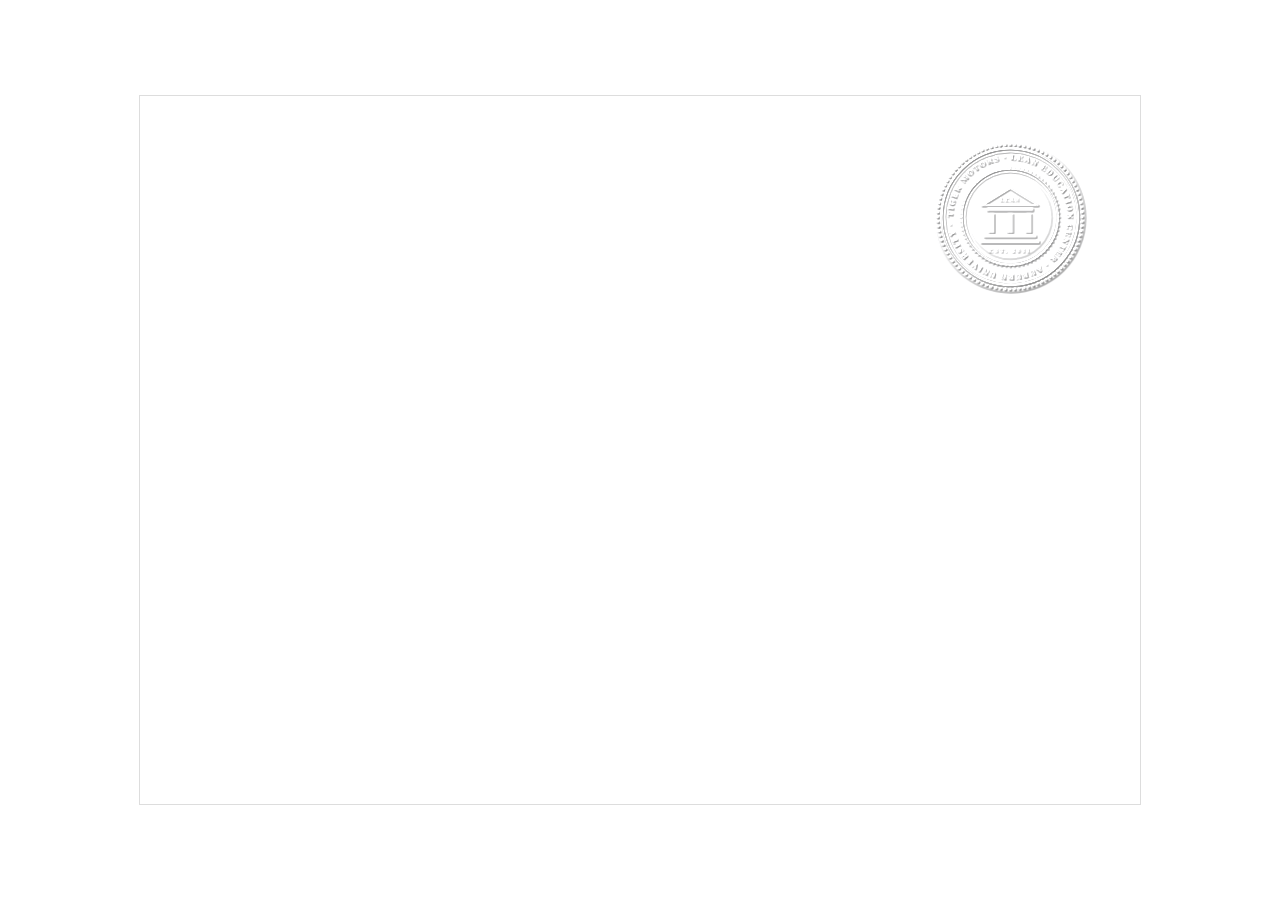
<file: tools/ideas/embossed-seal.html>
<!doctype html>
<!-- Idea, not in production: blind embossed seal for the certificate (colorless relief made only of light and shadow).
     To use it: add this CSS to certificate.html and insert the <svg> as the first child of <section class="cert">. -->
<html lang="en"><head><meta charset="utf-8"><title>Embossed seal idea</title>
<style>body{margin:0;display:grid;place-items:center;min-height:100vh;background:#fff}.cert{position:relative;width:1000px;aspect-ratio:1.414/1;background:#fff;box-shadow:0 0 0 1px #ddd}
.c-seal{position:absolute;top:6.2%;right:5.2%;width:15.5%;height:auto;mix-blend-mode:multiply;pointer-events:none;opacity:.9}</style></head><body><section class="cert">
<svg class="c-seal" viewBox="0 0 200 200" aria-hidden="true" focusable="false"> <defs> <path id="sealTop" d="M100 100m-74 0a74 74 0 1 1 148 0a74 74 0 1 1 -148 0"/> <filter id="emboss" x="-8%" y="-8%" width="116%" height="116%" color-interpolation-filters="sRGB"> <feGaussianBlur in="SourceAlpha" stdDeviation="0.85" result="h"/> <feDiffuseLighting in="h" surfaceScale="2.6" diffuseConstant="1" lighting-color="#fff" result="lit"><feDistantLight azimuth="235" elevation="52"/></feDiffuseLighting> <feComponentTransfer in="lit" result="shade"><feFuncR type="linear" slope="0.6" intercept="0.528"/><feFuncG type="linear" slope="0.6" intercept="0.528"/><feFuncB type="linear" slope="0.6" intercept="0.53"/></feComponentTransfer> <feSpecularLighting in="h" surfaceScale="2.6" specularConstant="0.55" specularExponent="22" lighting-color="#fff" result="spec"><feDistantLight azimuth="235" elevation="52"/></feSpecularLighting> <feComposite in="spec" in2="SourceAlpha" operator="in" result="specIn"/> <feComposite in="shade" in2="specIn" operator="arithmetic" k1="0" k2="1" k3="0.35" k4="0"/> </filter> </defs> <g filter="url(#emboss)"> <g fill="#000"> <circle cx="100" cy="100" r="97" fill-opacity=".38"/> <circle cx="193.20" cy="100.00" r="1.55"/><circle cx="193.00" cy="106.10" r="1.55"/><circle cx="192.40" cy="112.17" r="1.55"/><circle cx="191.41" cy="118.18" r="1.55"/><circle cx="190.02" cy="124.12" r="1.55"/><circle cx="188.25" cy="129.96" r="1.55"/><circle cx="186.11" cy="135.67" r="1.55"/><circle cx="183.59" cy="141.22" r="1.55"/><circle cx="180.71" cy="146.60" r="1.55"/><circle cx="177.49" cy="151.78" r="1.55"/><circle cx="173.94" cy="156.74" r="1.55"/><circle cx="170.07" cy="161.45" r="1.55"/><circle cx="165.90" cy="165.90" r="1.55"/><circle cx="161.45" cy="170.07" r="1.55"/><circle cx="156.74" cy="173.94" r="1.55"/><circle cx="151.78" cy="177.49" r="1.55"/><circle cx="146.60" cy="180.71" r="1.55"/><circle cx="141.22" cy="183.59" r="1.55"/><circle cx="135.67" cy="186.11" r="1.55"/><circle cx="129.96" cy="188.25" r="1.55"/><circle cx="124.12" cy="190.02" r="1.55"/><circle cx="118.18" cy="191.41" r="1.55"/><circle cx="112.17" cy="192.40" r="1.55"/><circle cx="106.10" cy="193.00" r="1.55"/><circle cx="100.00" cy="193.20" r="1.55"/><circle cx="93.90" cy="193.00" r="1.55"/><circle cx="87.83" cy="192.40" r="1.55"/><circle cx="81.82" cy="191.41" r="1.55"/><circle cx="75.88" cy="190.02" r="1.55"/><circle cx="70.04" cy="188.25" r="1.55"/><circle cx="64.33" cy="186.11" r="1.55"/><circle cx="58.78" cy="183.59" r="1.55"/><circle cx="53.40" cy="180.71" r="1.55"/><circle cx="48.22" cy="177.49" r="1.55"/><circle cx="43.26" cy="173.94" r="1.55"/><circle cx="38.55" cy="170.07" r="1.55"/><circle cx="34.10" cy="165.90" r="1.55"/><circle cx="29.93" cy="161.45" r="1.55"/><circle cx="26.06" cy="156.74" r="1.55"/><circle cx="22.51" cy="151.78" r="1.55"/><circle cx="19.29" cy="146.60" r="1.55"/><circle cx="16.41" cy="141.22" r="1.55"/><circle cx="13.89" cy="135.67" r="1.55"/><circle cx="11.75" cy="129.96" r="1.55"/><circle cx="9.98" cy="124.12" r="1.55"/><circle cx="8.59" cy="118.18" r="1.55"/><circle cx="7.60" cy="112.17" r="1.55"/><circle cx="7.00" cy="106.10" r="1.55"/><circle cx="6.80" cy="100.00" r="1.55"/><circle cx="7.00" cy="93.90" r="1.55"/><circle cx="7.60" cy="87.83" r="1.55"/><circle cx="8.59" cy="81.82" r="1.55"/><circle cx="9.98" cy="75.88" r="1.55"/><circle cx="11.75" cy="70.04" r="1.55"/><circle cx="13.89" cy="64.33" r="1.55"/><circle cx="16.41" cy="58.78" r="1.55"/><circle cx="19.29" cy="53.40" r="1.55"/><circle cx="22.51" cy="48.22" r="1.55"/><circle cx="26.06" cy="43.26" r="1.55"/><circle cx="29.93" cy="38.55" r="1.55"/><circle cx="34.10" cy="34.10" r="1.55"/><circle cx="38.55" cy="29.93" r="1.55"/><circle cx="43.26" cy="26.06" r="1.55"/><circle cx="48.22" cy="22.51" r="1.55"/><circle cx="53.40" cy="19.29" r="1.55"/><circle cx="58.78" cy="16.41" r="1.55"/><circle cx="64.33" cy="13.89" r="1.55"/><circle cx="70.04" cy="11.75" r="1.55"/><circle cx="75.88" cy="9.98" r="1.55"/><circle cx="81.82" cy="8.59" r="1.55"/><circle cx="87.83" cy="7.60" r="1.55"/><circle cx="93.90" cy="7.00" r="1.55"/><circle cx="100.00" cy="6.80" r="1.55"/><circle cx="106.10" cy="7.00" r="1.55"/><circle cx="112.17" cy="7.60" r="1.55"/><circle cx="118.18" cy="8.59" r="1.55"/><circle cx="124.12" cy="9.98" r="1.55"/><circle cx="129.96" cy="11.75" r="1.55"/><circle cx="135.67" cy="13.89" r="1.55"/><circle cx="141.22" cy="16.41" r="1.55"/><circle cx="146.60" cy="19.29" r="1.55"/><circle cx="151.78" cy="22.51" r="1.55"/><circle cx="156.74" cy="26.06" r="1.55"/><circle cx="161.45" cy="29.93" r="1.55"/><circle cx="165.90" cy="34.10" r="1.55"/><circle cx="170.07" cy="38.55" r="1.55"/><circle cx="173.94" cy="43.26" r="1.55"/><circle cx="177.49" cy="48.22" r="1.55"/><circle cx="180.71" cy="53.40" r="1.55"/><circle cx="183.59" cy="58.78" r="1.55"/><circle cx="186.11" cy="64.33" r="1.55"/><circle cx="188.25" cy="70.04" r="1.55"/><circle cx="190.02" cy="75.88" r="1.55"/><circle cx="191.41" cy="81.82" r="1.55"/><circle cx="192.40" cy="87.83" r="1.55"/><circle cx="193.00" cy="93.90" r="1.55"/> <circle cx="100" cy="100" r="88" fill="none" stroke="#000" stroke-width="2.4"/> <circle cx="100" cy="100" r="84.6" fill="none" stroke="#000" stroke-width=".9"/> <text font-family="Georgia,Times New Roman,serif" font-size="10.2" font-weight="700"><textPath href="#sealTop" startOffset="0" textLength="456" lengthAdjust="spacing">TIGER MOTORS · LEAN EDUCATION CENTER · AUBURN UNIVERSITY ·</textPath></text> <circle cx="100" cy="100" r="62" fill="none" stroke="#000" stroke-width="2"/> <circle cx="100" cy="100" r="58.6" fill="none" stroke="#000" stroke-width=".8"/> <rect x="99.4" y="35.5" width="1.2" height="3.2" transform="rotate(0.00 100 100)"/><rect x="99.4" y="35.5" width="1.2" height="3.2" transform="rotate(5.00 100 100)"/><rect x="99.4" y="35.5" width="1.2" height="3.2" transform="rotate(10.00 100 100)"/><rect x="99.4" y="35.5" width="1.2" height="3.2" transform="rotate(15.00 100 100)"/><rect x="99.4" y="35.5" width="1.2" height="3.2" transform="rotate(20.00 100 100)"/><rect x="99.4" y="35.5" width="1.2" height="3.2" transform="rotate(25.00 100 100)"/><rect x="99.4" y="35.5" width="1.2" height="3.2" transform="rotate(30.00 100 100)"/><rect x="99.4" y="35.5" width="1.2" height="3.2" transform="rotate(35.00 100 100)"/><rect x="99.4" y="35.5" width="1.2" height="3.2" transform="rotate(40.00 100 100)"/><rect x="99.4" y="35.5" width="1.2" height="3.2" transform="rotate(45.00 100 100)"/><rect x="99.4" y="35.5" width="1.2" height="3.2" transform="rotate(50.00 100 100)"/><rect x="99.4" y="35.5" width="1.2" height="3.2" transform="rotate(55.00 100 100)"/><rect x="99.4" y="35.5" width="1.2" height="3.2" transform="rotate(60.00 100 100)"/><rect x="99.4" y="35.5" width="1.2" height="3.2" transform="rotate(65.00 100 100)"/><rect x="99.4" y="35.5" width="1.2" height="3.2" transform="rotate(70.00 100 100)"/><rect x="99.4" y="35.5" width="1.2" height="3.2" transform="rotate(75.00 100 100)"/><rect x="99.4" y="35.5" width="1.2" height="3.2" transform="rotate(80.00 100 100)"/><rect x="99.4" y="35.5" width="1.2" height="3.2" transform="rotate(85.00 100 100)"/><rect x="99.4" y="35.5" width="1.2" height="3.2" transform="rotate(90.00 100 100)"/><rect x="99.4" y="35.5" width="1.2" height="3.2" transform="rotate(95.00 100 100)"/><rect x="99.4" y="35.5" width="1.2" height="3.2" transform="rotate(100.00 100 100)"/><rect x="99.4" y="35.5" width="1.2" height="3.2" transform="rotate(105.00 100 100)"/><rect x="99.4" y="35.5" width="1.2" height="3.2" transform="rotate(110.00 100 100)"/><rect x="99.4" y="35.5" width="1.2" height="3.2" transform="rotate(115.00 100 100)"/><rect x="99.4" y="35.5" width="1.2" height="3.2" transform="rotate(120.00 100 100)"/><rect x="99.4" y="35.5" width="1.2" height="3.2" transform="rotate(125.00 100 100)"/><rect x="99.4" y="35.5" width="1.2" height="3.2" transform="rotate(130.00 100 100)"/><rect x="99.4" y="35.5" width="1.2" height="3.2" transform="rotate(135.00 100 100)"/><rect x="99.4" y="35.5" width="1.2" height="3.2" transform="rotate(140.00 100 100)"/><rect x="99.4" y="35.5" width="1.2" height="3.2" transform="rotate(145.00 100 100)"/><rect x="99.4" y="35.5" width="1.2" height="3.2" transform="rotate(150.00 100 100)"/><rect x="99.4" y="35.5" width="1.2" height="3.2" transform="rotate(155.00 100 100)"/><rect x="99.4" y="35.5" width="1.2" height="3.2" transform="rotate(160.00 100 100)"/><rect x="99.4" y="35.5" width="1.2" height="3.2" transform="rotate(165.00 100 100)"/><rect x="99.4" y="35.5" width="1.2" height="3.2" transform="rotate(170.00 100 100)"/><rect x="99.4" y="35.5" width="1.2" height="3.2" transform="rotate(175.00 100 100)"/><rect x="99.4" y="35.5" width="1.2" height="3.2" transform="rotate(180.00 100 100)"/><rect x="99.4" y="35.5" width="1.2" height="3.2" transform="rotate(185.00 100 100)"/><rect x="99.4" y="35.5" width="1.2" height="3.2" transform="rotate(190.00 100 100)"/><rect x="99.4" y="35.5" width="1.2" height="3.2" transform="rotate(195.00 100 100)"/><rect x="99.4" y="35.5" width="1.2" height="3.2" transform="rotate(200.00 100 100)"/><rect x="99.4" y="35.5" width="1.2" height="3.2" transform="rotate(205.00 100 100)"/><rect x="99.4" y="35.5" width="1.2" height="3.2" transform="rotate(210.00 100 100)"/><rect x="99.4" y="35.5" width="1.2" height="3.2" transform="rotate(215.00 100 100)"/><rect x="99.4" y="35.5" width="1.2" height="3.2" transform="rotate(220.00 100 100)"/><rect x="99.4" y="35.5" width="1.2" height="3.2" transform="rotate(225.00 100 100)"/><rect x="99.4" y="35.5" width="1.2" height="3.2" transform="rotate(230.00 100 100)"/><rect x="99.4" y="35.5" width="1.2" height="3.2" transform="rotate(235.00 100 100)"/><rect x="99.4" y="35.5" width="1.2" height="3.2" transform="rotate(240.00 100 100)"/><rect x="99.4" y="35.5" width="1.2" height="3.2" transform="rotate(245.00 100 100)"/><rect x="99.4" y="35.5" width="1.2" height="3.2" transform="rotate(250.00 100 100)"/><rect x="99.4" y="35.5" width="1.2" height="3.2" transform="rotate(255.00 100 100)"/><rect x="99.4" y="35.5" width="1.2" height="3.2" transform="rotate(260.00 100 100)"/><rect x="99.4" y="35.5" width="1.2" height="3.2" transform="rotate(265.00 100 100)"/><rect x="99.4" y="35.5" width="1.2" height="3.2" transform="rotate(270.00 100 100)"/><rect x="99.4" y="35.5" width="1.2" height="3.2" transform="rotate(275.00 100 100)"/><rect x="99.4" y="35.5" width="1.2" height="3.2" transform="rotate(280.00 100 100)"/><rect x="99.4" y="35.5" width="1.2" height="3.2" transform="rotate(285.00 100 100)"/><rect x="99.4" y="35.5" width="1.2" height="3.2" transform="rotate(290.00 100 100)"/><rect x="99.4" y="35.5" width="1.2" height="3.2" transform="rotate(295.00 100 100)"/><rect x="99.4" y="35.5" width="1.2" height="3.2" transform="rotate(300.00 100 100)"/><rect x="99.4" y="35.5" width="1.2" height="3.2" transform="rotate(305.00 100 100)"/><rect x="99.4" y="35.5" width="1.2" height="3.2" transform="rotate(310.00 100 100)"/><rect x="99.4" y="35.5" width="1.2" height="3.2" transform="rotate(315.00 100 100)"/><rect x="99.4" y="35.5" width="1.2" height="3.2" transform="rotate(320.00 100 100)"/><rect x="99.4" y="35.5" width="1.2" height="3.2" transform="rotate(325.00 100 100)"/><rect x="99.4" y="35.5" width="1.2" height="3.2" transform="rotate(330.00 100 100)"/><rect x="99.4" y="35.5" width="1.2" height="3.2" transform="rotate(335.00 100 100)"/><rect x="99.4" y="35.5" width="1.2" height="3.2" transform="rotate(340.00 100 100)"/><rect x="99.4" y="35.5" width="1.2" height="3.2" transform="rotate(345.00 100 100)"/><rect x="99.4" y="35.5" width="1.2" height="3.2" transform="rotate(350.00 100 100)"/><rect x="99.4" y="35.5" width="1.2" height="3.2" transform="rotate(355.00 100 100)"/> <circle cx="100" cy="100" r="54" fill-opacity=".35"/> <path d="M100 63 L136 85 L64 85 Z" fill="none" stroke="#000" stroke-width="2.4" stroke-linejoin="round"/> <rect x="70" y="88" width="60" height="4.6" rx="1"/> <rect x="72" y="95" width="8" height="26" rx="1.2"/> <rect x="96" y="95" width="8" height="26" rx="1.2"/> <rect x="120" y="95" width="8" height="26" rx="1.2"/> <rect x="66" y="123" width="68" height="4.2" rx="1"/> <rect x="62" y="130" width="76" height="4.2" rx="1"/> <text x="100" y="80" text-anchor="middle" font-family="Georgia,serif" font-size="7" font-weight="700" letter-spacing="1.4">LEAN</text> <text x="100" y="146" text-anchor="middle" font-family="Georgia,serif" font-size="8" font-weight="700" letter-spacing="2.4">EST. 2011</text> </g> </g> </svg>
</section></body></html>
</file>
<file: ta-pages.css>
h1,h2,h3,h4{text-wrap:balance}
/* Past TAs (past-tas.html) and the TA spotlight form (ta-submit.html): same look as Voices from the Lab */
:root{
  --paper:#07121F; --paper-2:#10263F; --card:#0C1D33; --ink:#E9EEF4; --ink-2:#E2E9F1; --ink-3:#E2E9F1;
  --line:rgba(160,185,212,.18); --line-2:rgba(160,185,212,.32); --orange:#FF9B4D; --orange-2:#E87722; --navy:#0C2340;
  --field:rgba(7,18,31,.6); --ok:#6FD6AE; --err:#FF8A80;
  --f-display:"Fraunces",Georgia,serif; --f-body:"IBM Plex Sans",system-ui,sans-serif; --f-mono:"IBM Plex Mono",ui-monospace,monospace; --f-label:var(--f-body);
}
*{box-sizing:border-box;margin:0}
html{scroll-behavior:smooth}
body{font-family:var(--f-body);background:radial-gradient(1200px 700px at 85% -10%,rgba(232,119,34,.10),transparent 60%),radial-gradient(1000px 800px at 0% 30%,rgba(12,35,64,.9),transparent 70%),var(--paper);background-attachment:fixed;color:var(--ink);-webkit-font-smoothing:antialiased;overflow-x:hidden}
main,header,footer{position:relative;z-index:1}
a{color:inherit}
.wrap{width:min(1180px,100% - 32px);margin:0 auto}
.mono{font-family:var(--f-label);font-size:12px;font-weight:500;letter-spacing:.14em;text-transform:uppercase}
[hidden]{display:none!important}

/* top bar */
.top{position:sticky;top:0;z-index:20;background:rgba(7,18,31,.82);backdrop-filter:blur(10px);-webkit-backdrop-filter:blur(10px);border-bottom:1px solid var(--line)}
.top .wrap{display:flex;align-items:center;justify-content:space-between;gap:12px;height:62px}
.home{display:inline-flex;align-items:center;gap:10px;text-decoration:none;font:600 15px var(--f-body)}
.home img{width:34px;height:34px;border-radius:50%}
.home .logo-light,html[data-mode="light"] .home .logo-dark{display:none}
html[data-mode="light"] .home .logo-light{display:block}
.top nav{display:flex;gap:6px;align-items:center}
.top nav a{font:500 12px var(--f-label);letter-spacing:.1em;text-transform:uppercase;text-decoration:none;padding:8px 12px;border-radius:999px;color:var(--ink-2)}
.top nav a:hover{background:var(--paper-2);color:var(--ink)}
.mode{width:36px;height:36px;margin-left:4px;border-radius:50%;border:1px solid var(--line-2);background:transparent;color:var(--ink);display:grid;place-items:center;cursor:pointer;transition:border-color .2s,color .2s}
.mode:hover{border-color:var(--orange);color:var(--orange)}
.mode svg{width:17px;height:17px;grid-area:1/1}
.mode .i-moon,html[data-mode="light"] .mode .i-sun{display:none}
html[data-mode="light"] .mode .i-moon{display:block}
@media (max-width:640px){.top nav a.hide-sm{display:none}.home span{display:none}}

/* page head */
.kick{color:var(--orange)}
.p-head{padding:clamp(32px,5vw,56px) 0 0}
.wip-bar{display:flex;align-items:flex-start;gap:12px;margin-top:clamp(20px,3vw,28px);padding:14px 18px;border-radius:10px;border:1px dashed rgba(232,119,34,.6);background:rgba(232,119,34,.1);color:var(--ink)}
.wip-bar svg{width:20px;height:20px;flex:none;margin-top:1px;color:var(--orange)}
.wip-bar p{margin:0;font:400 15px/1.5 var(--f-body)}
.wip-bar b{font-weight:600;color:var(--orange)}
.wip-bar+.p-head{padding-top:clamp(20px,3vw,32px)}
.p-head h1{font:400 clamp(38px,5.4vw,68px)/1 var(--f-display);letter-spacing:-.02em;margin-top:12px}
.p-head h1 em{font-style:normal;color:var(--orange)}
.p-sub{margin-top:14px;font-size:clamp(16px,1.4vw,18px);line-height:1.6;color:var(--ink-2);max-width:64ch}

/* buttons */
.pill{display:inline-flex;align-items:center;justify-content:center;gap:8px;padding:12px 18px;border-radius:999px;border:1px solid var(--line-2);background:transparent;color:inherit;font:500 12.5px var(--f-label);letter-spacing:.1em;text-transform:uppercase;text-decoration:none;cursor:pointer;transition:background .2s,color .2s,border-color .2s}
.pill:hover{border-color:var(--orange);color:var(--orange)}
.pill.solid{background:var(--orange-2);border-color:var(--orange-2);color:#1A0C02;box-shadow:0 10px 30px -10px rgba(232,119,34,.6)}
.pill.solid:hover{background:var(--orange);border-color:var(--orange);color:#1A0C02}
.pill:disabled{opacity:.6;cursor:wait}
.pill svg{width:16px;height:16px}
.pill:focus-visible{outline:2px solid var(--orange-2);outline-offset:3px}

/* ---------- past TAs page ---------- */
.spot{margin-top:clamp(28px,4vw,40px);display:grid;grid-template-columns:1fr auto;align-items:center;gap:20px 40px;padding:clamp(22px,3.4vw,36px);border-radius:10px;border:1px solid rgba(232,119,34,.45);background:linear-gradient(150deg,#16365A,#0C2340 70%)}
.spot h2{font:400 clamp(26px,3vw,36px)/1.1 var(--f-display)}
.spot h2 em{font-style:normal;color:var(--orange)}
.spot p{margin-top:10px;line-height:1.6;color:var(--ink-2);max-width:62ch}
.spot .acts{display:flex;flex-wrap:wrap;gap:10px;justify-content:flex-end}
@media (max-width:760px){.spot{grid-template-columns:1fr}.spot .acts{justify-content:flex-start}}

.alumni{padding:clamp(28px,4vw,44px) 0 clamp(56px,7vw,90px)}
.a-bar{display:flex;flex-wrap:wrap;justify-content:space-between;align-items:baseline;gap:8px 20px;margin-bottom:18px}
.a-bar h2{font:400 clamp(26px,3vw,34px)/1.1 var(--f-display)}
.a-bar p{color:var(--ink-2);font-size:15px}
.a-grid{display:grid;grid-template-columns:repeat(auto-fill,minmax(210px,1fr));gap:18px}
.ta-c{all:unset;box-sizing:border-box;display:flex;flex-direction:column;background:var(--card);border:1px solid var(--line);border-radius:8px;padding:10px 10px 16px;cursor:pointer;transition:transform .35s cubic-bezier(.2,.7,.2,1),border-color .2s,box-shadow .35s}
.ta-c:hover{transform:translateY(-3px);border-color:var(--line-2);box-shadow:0 18px 40px -24px rgba(0,0,0,.8)}
.ta-c:focus-visible{outline:2px solid var(--orange-2);outline-offset:3px}
.ta-ph{position:relative;aspect-ratio:4/5;border-radius:5px;overflow:hidden;background:var(--paper-2);display:grid;place-items:center}
.ta-ph img{width:100%;height:100%;object-fit:cover}
.ta-ph .ini{font:400 46px/1 var(--f-display);color:var(--ink-2)}
.ta-c h3{font:500 19px/1.2 var(--f-display);margin:14px 4px 0}
.ta-c .yrs{margin:6px 4px 0;font:500 12px var(--f-label);letter-spacing:.1em;text-transform:uppercase;color:var(--orange)}
.ta-c .now{margin:6px 4px 0;font-size:14px;line-height:1.45;color:var(--ink-2)}
/* blank cards until the TAs are added */
.ta-c.blank{cursor:default;border-style:dashed;background:transparent}
.ta-c.blank:hover{transform:none;box-shadow:none;border-color:var(--line)}
.sil{width:58%;height:auto;color:var(--line-2)}
.ta-c.blank .bar{display:block;height:12px;border-radius:6px;background:var(--paper-2);margin:16px 4px 0;width:70%}
.ta-c.blank .bar+.bar{width:42%;height:10px;margin-top:10px}
.ta-c.join{cursor:pointer;border:1px dashed rgba(232,119,34,.6);background:rgba(232,119,34,.06);justify-content:center;text-align:center;padding:24px 18px;gap:12px;min-height:100%}
.ta-c.join:hover{border-color:var(--orange);background:rgba(232,119,34,.1)}
.ta-c.join .plus{width:56px;height:56px;margin:0 auto;border-radius:50%;display:grid;place-items:center;border:1px solid rgba(232,119,34,.6);color:var(--orange);font:300 30px/1 var(--f-body)}
.ta-c.join b{font:500 20px/1.2 var(--f-display)}
.ta-c.join span{font-size:14.5px;line-height:1.5;color:var(--ink-2)}
.ta-c.join em{font:500 12px var(--f-label);font-style:normal;letter-spacing:.1em;text-transform:uppercase;color:var(--orange)}

/* one TA, full profile */
.prof{margin:auto;border:1px solid var(--line-2);border-radius:14px;padding:0;width:min(860px,calc(100% - 32px));max-height:calc(100dvh - 32px);background:var(--card);color:var(--ink);box-shadow:0 40px 80px -30px rgba(0,0,0,.9)}
.prof::backdrop{background:rgba(3,9,16,.75);backdrop-filter:blur(4px)}
.prof .x{position:sticky;float:right;top:12px;margin:12px 12px 0 0;width:38px;height:38px;border-radius:50%;border:1px solid var(--line-2);background:var(--card);color:var(--ink);cursor:pointer;font-size:19px;z-index:2}
.prof .x:hover{border-color:var(--orange);color:var(--orange)}
.pf-in{padding:clamp(22px,4vw,40px)}
.pf-top{display:grid;grid-template-columns:180px 1fr;gap:24px;align-items:end}
.pf-top .ta-ph{aspect-ratio:4/5}
.pf-top h2{font:400 clamp(30px,4vw,44px)/1.05 var(--f-display)}
.pf-top .yrs{margin-top:10px;font:500 12.5px var(--f-label);letter-spacing:.1em;text-transform:uppercase;color:var(--orange)}
.pf-top .now{margin-top:8px;color:var(--ink-2);line-height:1.5}
.pf-links{display:flex;flex-wrap:wrap;gap:8px;margin-top:16px}
.pf-links a{padding:9px 14px;font-size:12px}
.pf-sec{margin-top:28px}
.pf-sec h3{font:500 12px var(--f-label);letter-spacing:.14em;text-transform:uppercase;color:var(--orange);margin-bottom:10px}
.pf-sec p{line-height:1.65;color:var(--ink-2)}
.pf-sec p+p{margin-top:10px}
.pf-quote{font:400 19px/1.55 var(--f-display);color:var(--ink);border-left:2px solid var(--orange-2);padding-left:18px}
.pf-tags{display:flex;flex-wrap:wrap;gap:8px}
.pf-tags span{padding:7px 12px;border-radius:999px;border:1px solid var(--line-2);font-size:14px}
.pf-pics{display:grid;grid-template-columns:repeat(auto-fill,minmax(160px,1fr));gap:10px}
.pf-pics figure{margin:0}
.pf-pics img{width:100%;aspect-ratio:4/3;object-fit:cover;border-radius:5px;display:block;background:var(--paper-2)}
.pf-pics figcaption{margin-top:6px;font-size:13px;line-height:1.4;color:var(--ink-2)}
@media (max-width:600px){.pf-top{grid-template-columns:110px 1fr;gap:16px}}

/* ---------- spotlight form ---------- */
.f-wrap{width:min(760px,100% - 32px);margin:0 auto;padding-bottom:clamp(56px,7vw,90px)}
.f-note{margin-top:18px;display:flex;flex-wrap:wrap;gap:8px 18px;color:var(--ink-2);font-size:14.5px}
.f-note span{display:inline-flex;align-items:center;gap:7px}
.f-note b{color:var(--orange);font-weight:600}
.tf{margin-top:clamp(24px,3.4vw,36px);display:grid;gap:18px}
.fs{border:1px solid var(--line);border-radius:10px;background:var(--card);padding:clamp(18px,3vw,28px);display:grid;gap:16px}
.fs legend{float:left;width:100%;padding:0;display:flex;align-items:baseline;gap:12px;flex-wrap:wrap}
.fs legend+*{clear:both}
.fs legend .n{font:400 30px/1 var(--f-display);font-style:normal;color:var(--orange)}
.fs legend b{font:500 22px/1.2 var(--f-display)}
.fs legend small{font:500 12px var(--f-label);letter-spacing:.12em;text-transform:uppercase;color:var(--ink-2);padding:4px 9px;border-radius:999px;border:1px solid var(--line-2)}
.fs .hint{color:var(--ink-2);font-size:14.5px;line-height:1.55}
.two{display:grid;grid-template-columns:1fr 1fr;gap:14px}
@media (max-width:560px){.two{grid-template-columns:1fr}}
.fl{display:block;font:500 12px var(--f-label);letter-spacing:.1em;text-transform:uppercase;color:var(--ink-2)}
.fl>input,.fl>textarea,.fl>em,.fl>.drop,.fl>.thumbs,.fl>.count{display:block;margin-top:8px}
.fl>.drop{display:grid}.fl>.thumbs{display:grid}.fl>.count{text-align:right}
.fl .req{color:var(--orange)}
.fl em{font-style:normal;text-transform:none;letter-spacing:0;font:400 13.5px/1.45 var(--f-body);color:var(--ink-2)}
.fl .drop{text-transform:none;letter-spacing:0;font:400 14.5px/1.45 var(--f-body)}
.tf input[type=text],.tf input[type=email],.tf input[type=url],.tf textarea{font:400 16px/1.5 var(--f-body);color:var(--ink);background:var(--field);border:1px solid var(--line-2);border-radius:8px;padding:11px 12px;width:100%;text-transform:none;letter-spacing:0}
.tf textarea{min-height:110px;resize:vertical}
.tf input:focus,.tf textarea:focus{outline:none;border-color:var(--orange-2);box-shadow:0 0 0 3px rgba(232,119,34,.2)}
.tf .bad{border-color:var(--err)!important}
.hp{position:absolute;left:-9999px;width:1px;height:1px;overflow:hidden}

/* photo pickers */
.drop{position:relative;display:grid;place-items:center;text-align:center;gap:6px;padding:20px;border:1px dashed var(--line-2);border-radius:10px;cursor:pointer;transition:border-color .2s,background .2s;color:var(--ink-2);font-size:14.5px;line-height:1.45}
.drop:hover,.drop.over{border-color:var(--orange-2);background:rgba(232,119,34,.06)}
.drop:focus-within{border-color:var(--orange-2);box-shadow:0 0 0 3px rgba(232,119,34,.2)}
.drop b{color:var(--ink);font-weight:600}
.drop svg{width:26px;height:26px;color:var(--orange)}
.drop input{position:absolute;inset:0;opacity:0;cursor:pointer;width:100%}
.thumbs{display:grid;grid-template-columns:repeat(auto-fill,minmax(96px,1fr));gap:10px}
.thumbs:empty{display:none}
.th{position:relative;aspect-ratio:1;border-radius:8px;overflow:hidden;background:var(--paper-2);display:grid;place-items:center;font:500 12px var(--f-mono);color:var(--ink-2);text-align:center;padding:4px}
.th img{position:absolute;inset:0;width:100%;height:100%;object-fit:cover}
.th button{position:absolute;top:5px;right:5px;width:28px;height:28px;border-radius:50%;border:0;background:rgba(7,18,31,.85);color:#fff;font-size:15px;cursor:pointer}
.th button:hover{background:#B42318}
.count{justify-self:end;font:500 12px var(--f-mono);color:var(--ink-2);font-variant-numeric:tabular-nums}

.consent{display:grid;grid-template-columns:auto 1fr;gap:12px;align-items:start;font-size:15px;line-height:1.55;color:var(--ink-2);cursor:pointer}
.consent input{width:20px;height:20px;margin-top:2px;accent-color:var(--orange-2);cursor:pointer}
.consent.bad{color:var(--err)}
.f-err{color:var(--err);font-size:15px;min-height:1.2em}
.f-acts{display:flex;flex-wrap:wrap;align-items:center;justify-content:space-between;gap:14px}
.f-acts small{color:var(--ink-2);font-size:14px}
.f-acts .pill{padding:15px 26px;font-size:13px}

.sent{margin-top:clamp(28px,4vw,40px);text-align:center;display:grid;justify-items:center;gap:16px;padding:clamp(32px,6vw,60px) clamp(18px,4vw,40px);border:1px solid var(--line);border-radius:12px;background:var(--card)}
.sent .ok{width:64px;height:64px;border-radius:50%;display:grid;place-items:center;background:rgba(63,182,139,.15);color:var(--ok);font-size:30px}
.sent h2{font:400 clamp(30px,4vw,42px)/1.1 var(--f-display)}
.sent p{color:var(--ink-2);line-height:1.6;max-width:54ch}
.sent .row{display:flex;flex-wrap:wrap;gap:10px;justify-content:center;margin-top:6px}

footer{border-top:1px solid var(--line);padding:28px 0 40px;color:var(--ink-3);font-size:13.5px}
footer .wrap{display:flex;flex-wrap:wrap;justify-content:space-between;align-items:center;gap:12px}
.site-rev{display:none}
@media (min-width:1025px){footer .wrap+.wrap{margin-top:10px}.site-rev{display:block;font:500 12px var(--f-mono);letter-spacing:.08em;color:var(--ink-3)}}

/* ---------- light mode (same switch and colors as the rest of the site) ---------- */
html[data-mode="light"]{color-scheme:light;
  --paper:#EDF0F3; --paper-2:#E2E7EC; --card:#FFFFFF; --ink:#0C1B2E; --ink-2:#26313F; --ink-3:#26313F;
  --line:rgba(12,35,64,.13); --line-2:rgba(12,35,64,.24); --orange:#9A460C; --orange-2:#E87722;
  --field:#F6F8FA; --ok:#1C7A55; --err:#B42318}
html[data-mode="light"] body{background:radial-gradient(1200px 700px at 85% -10%,rgba(232,119,34,.08),transparent 60%),var(--paper)}
html[data-mode="light"] .top{background:rgba(237,240,243,.85)}
html[data-mode="light"] .spot{background:linear-gradient(150deg,#FFF6EE,#FFFFFF 70%);border-color:rgba(232,119,34,.5)}
html[data-mode="light"] .ta-c:hover{box-shadow:0 18px 40px -24px rgba(12,35,64,.4)}
html[data-mode="light"] .ta-c.blank .bar{background:#E2E7EC}
html[data-mode="light"] .prof{box-shadow:0 40px 80px -30px rgba(12,35,64,.45)}
html[data-mode="light"] .prof::backdrop{background:rgba(12,27,46,.45)}
@media (prefers-reduced-motion:reduce){html{scroll-behavior:auto}.ta-c{transition:none}}
.drop.bad{border-color:var(--err)}
h1 em,h2 em,h3 em,h4 em{font-style:normal}
</file>
